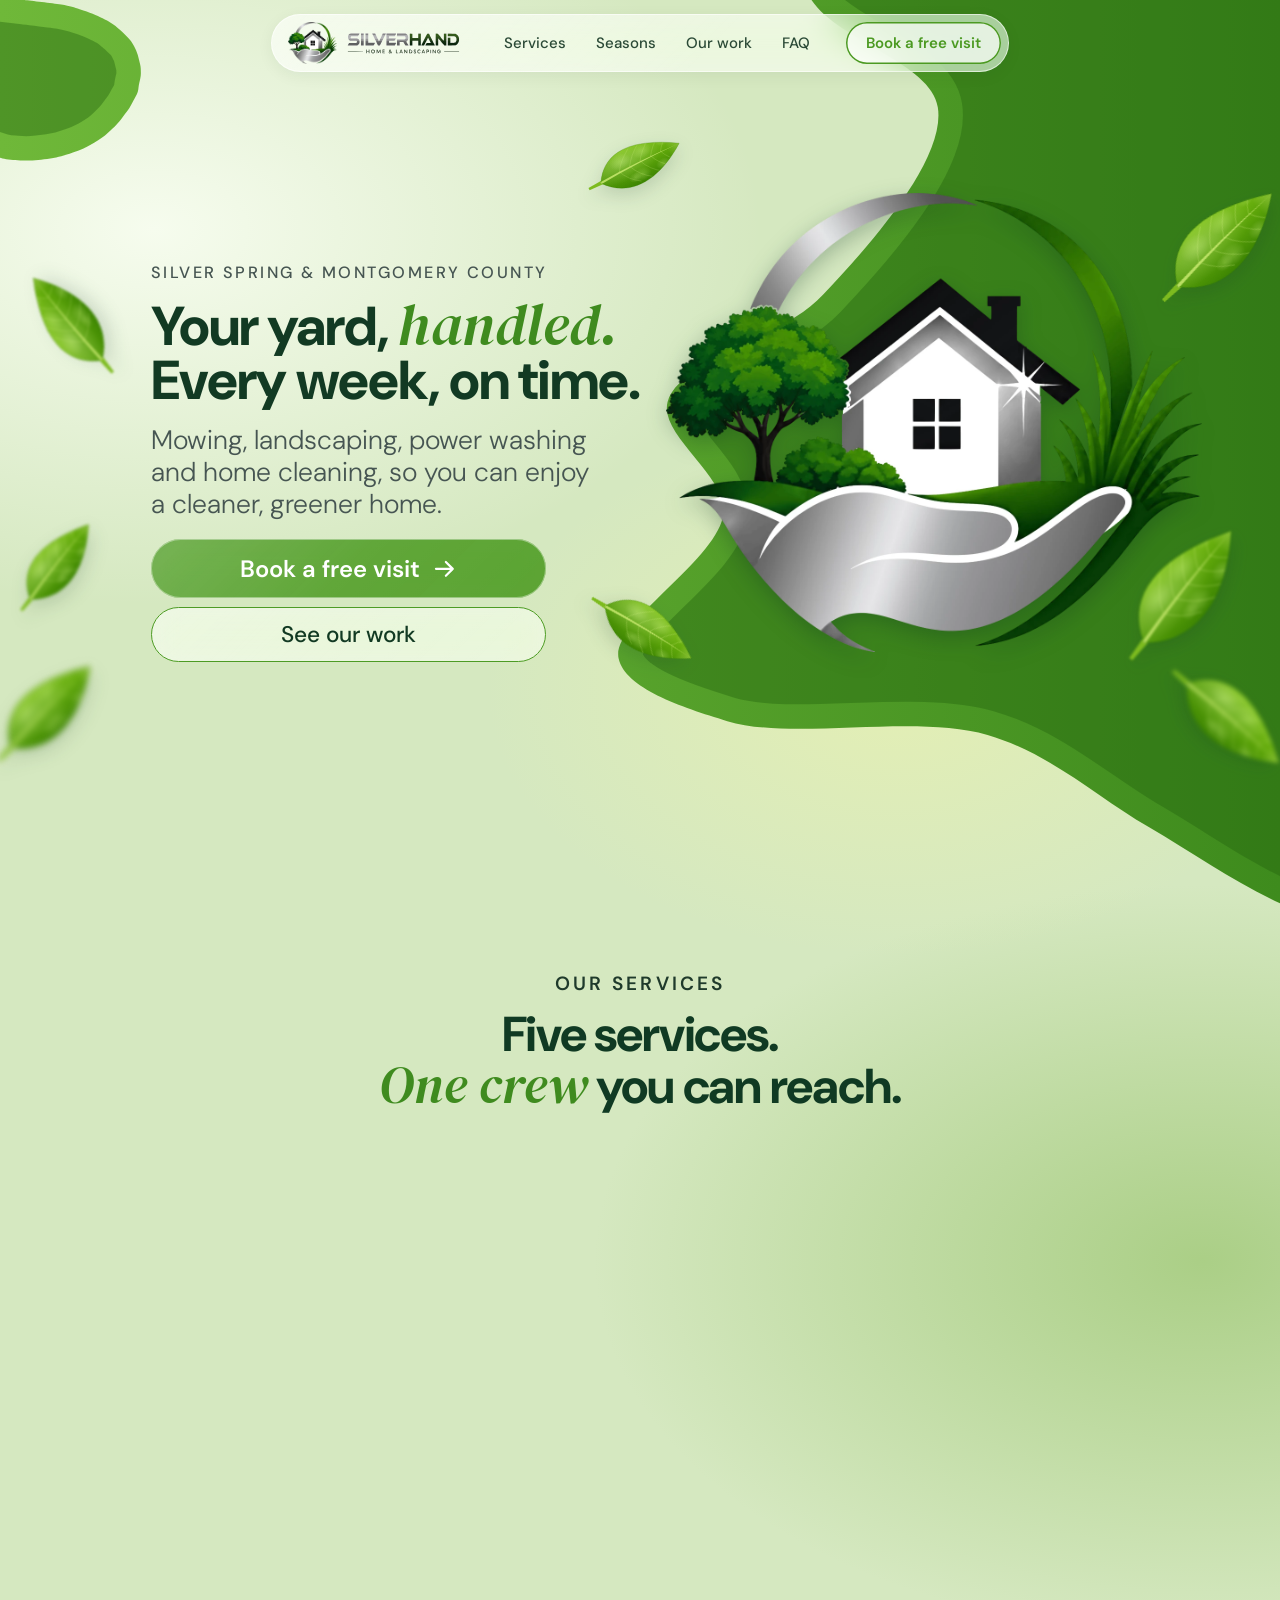
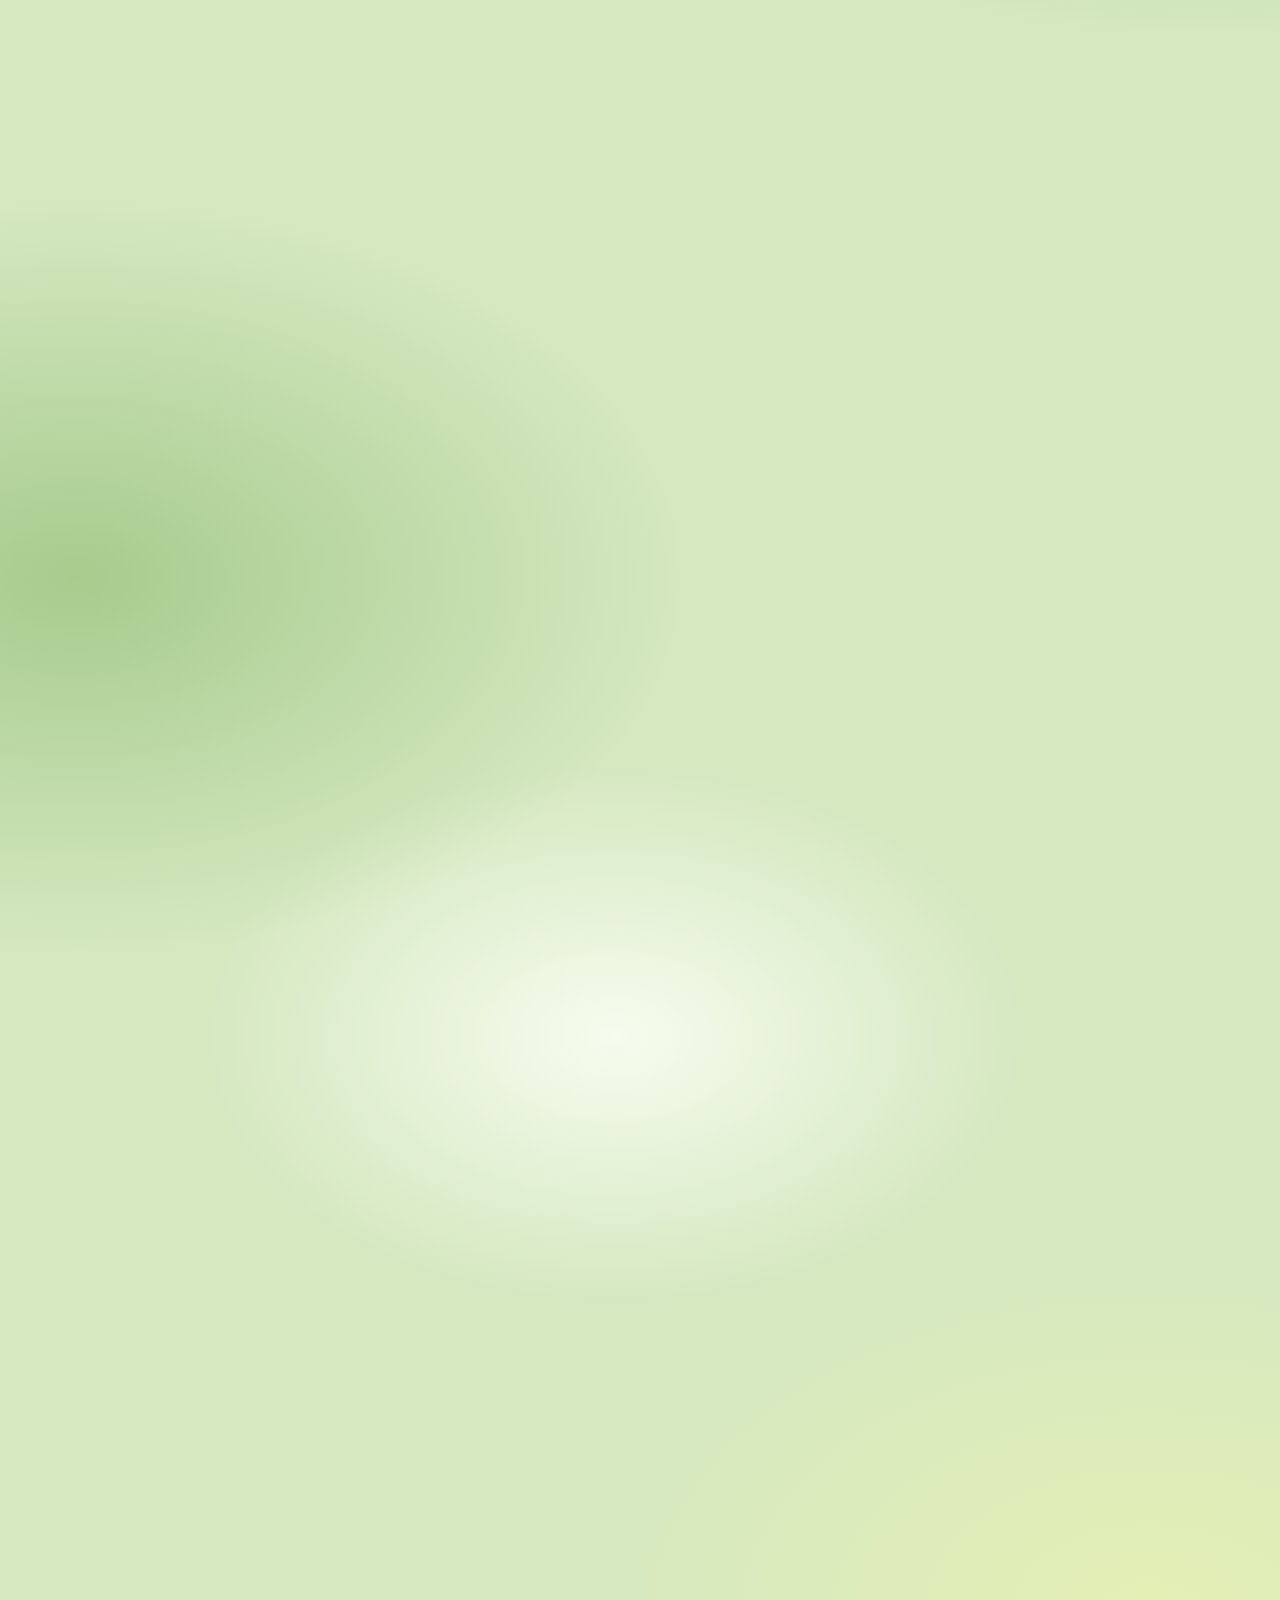
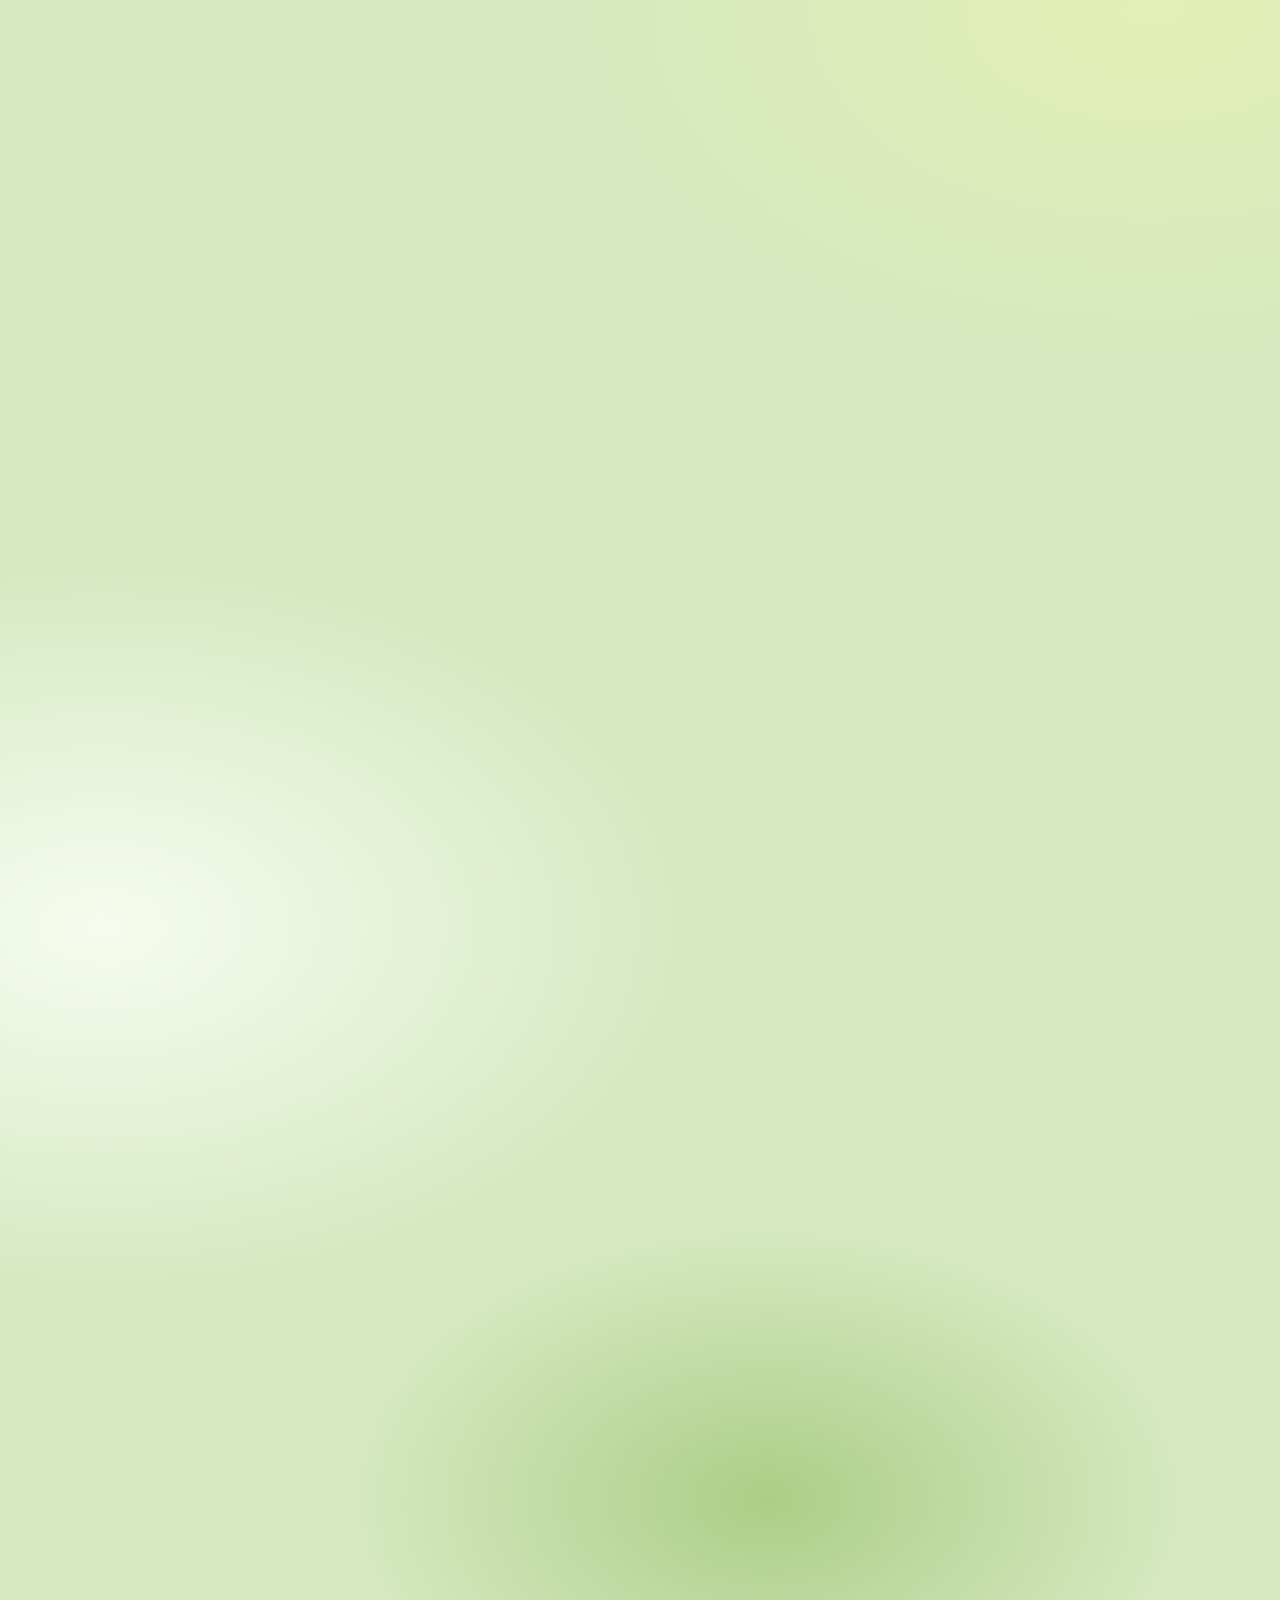
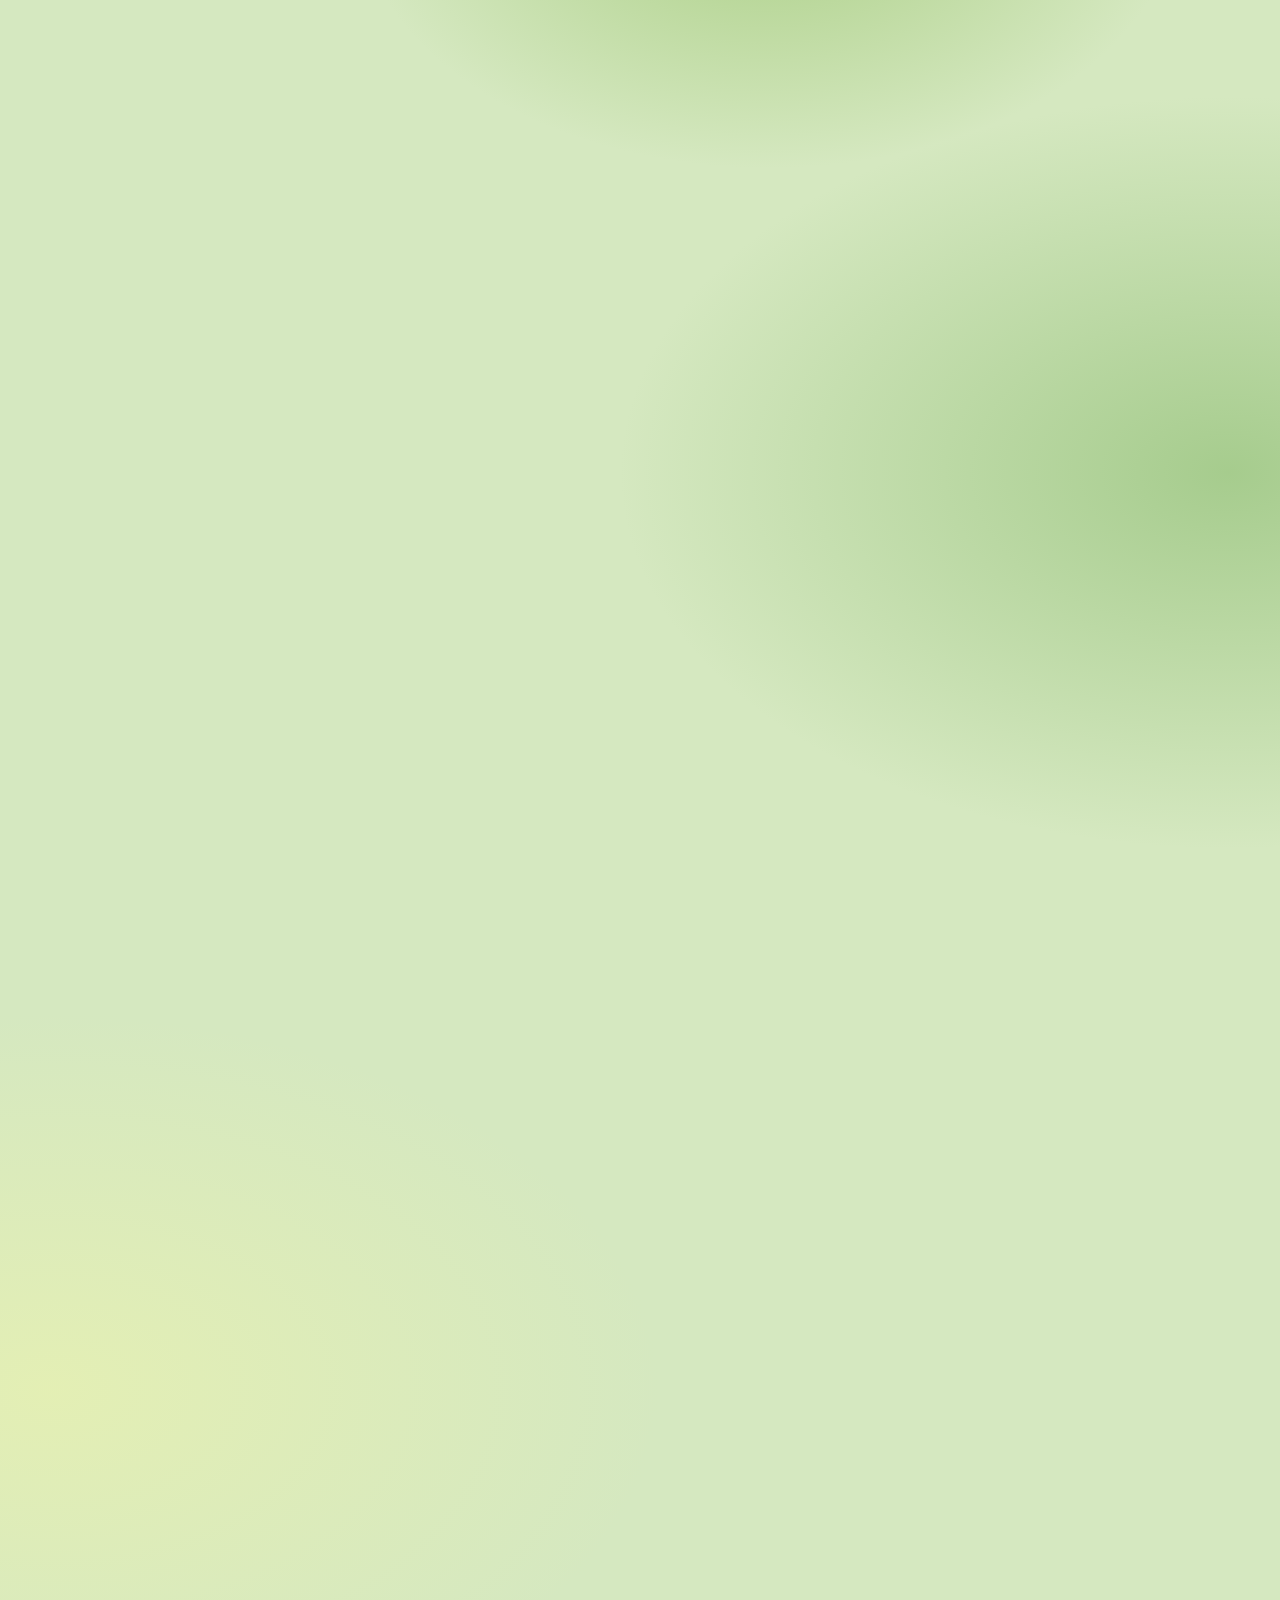
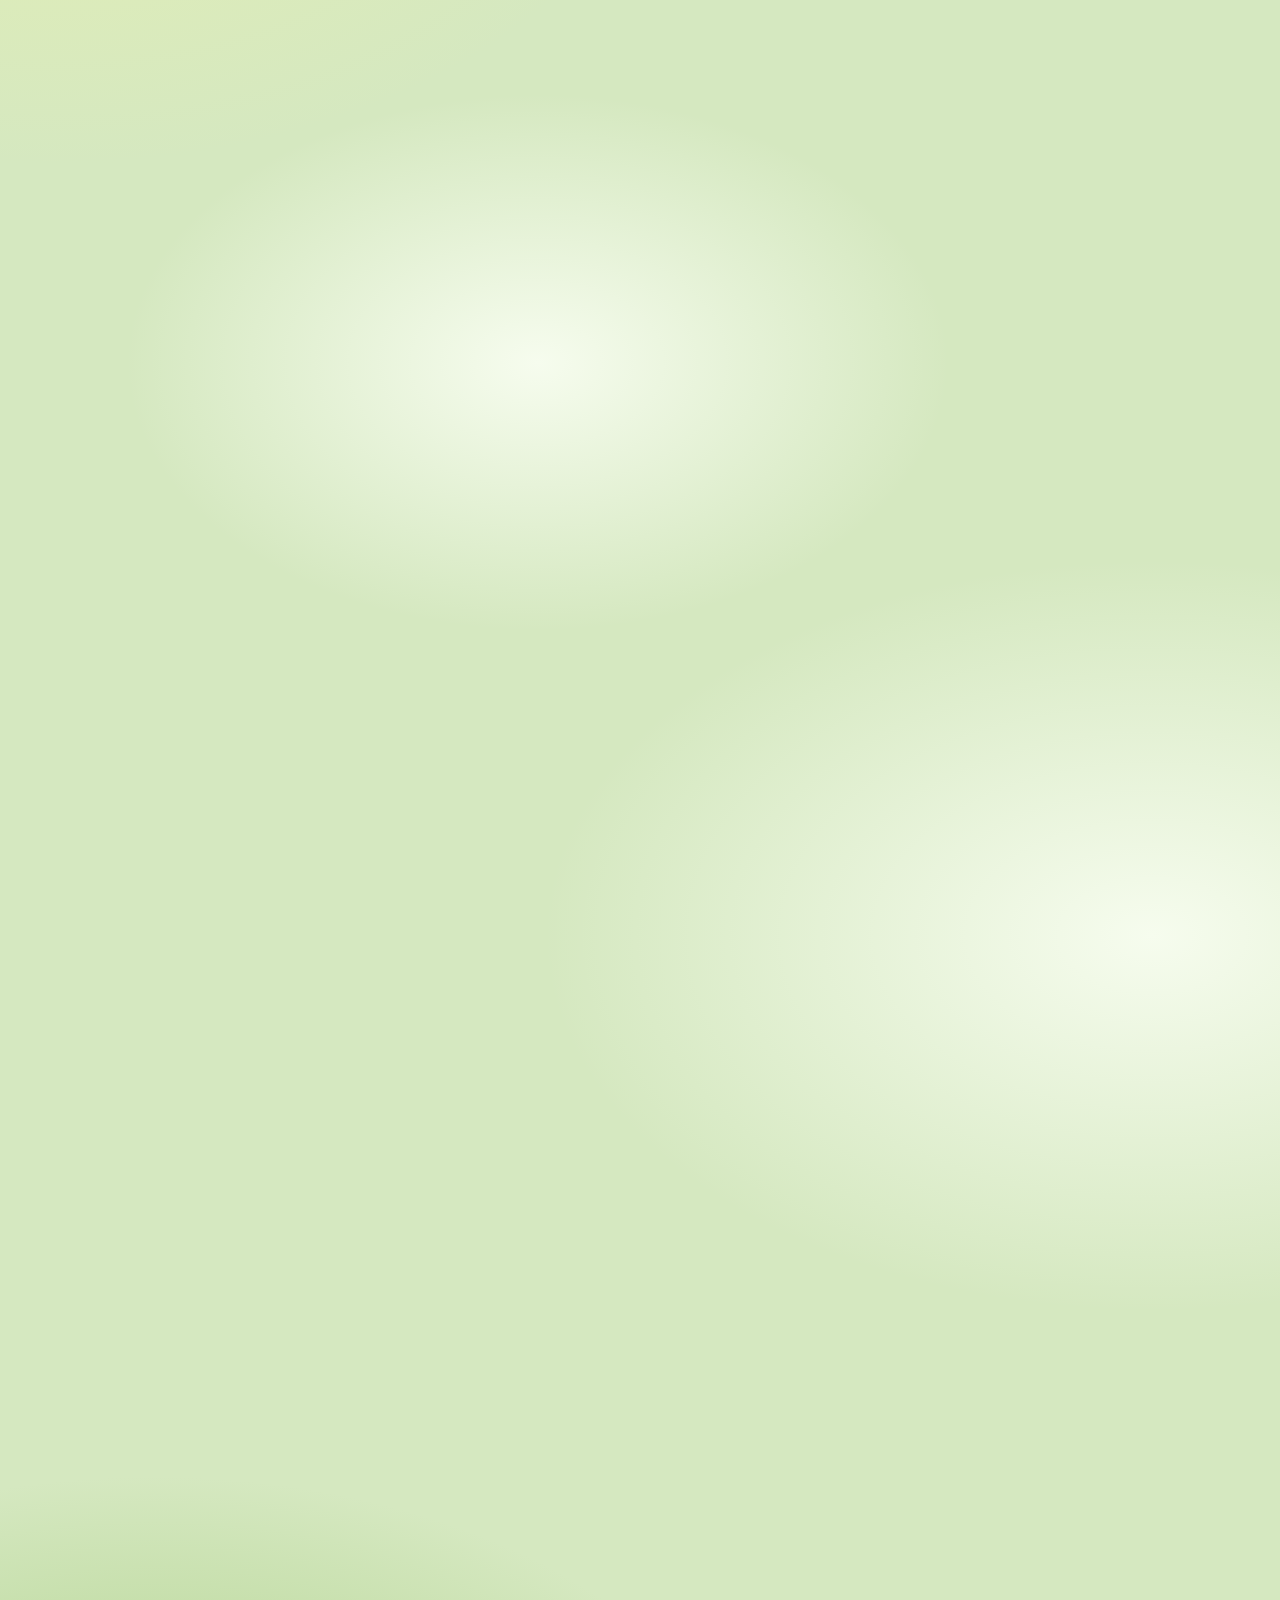
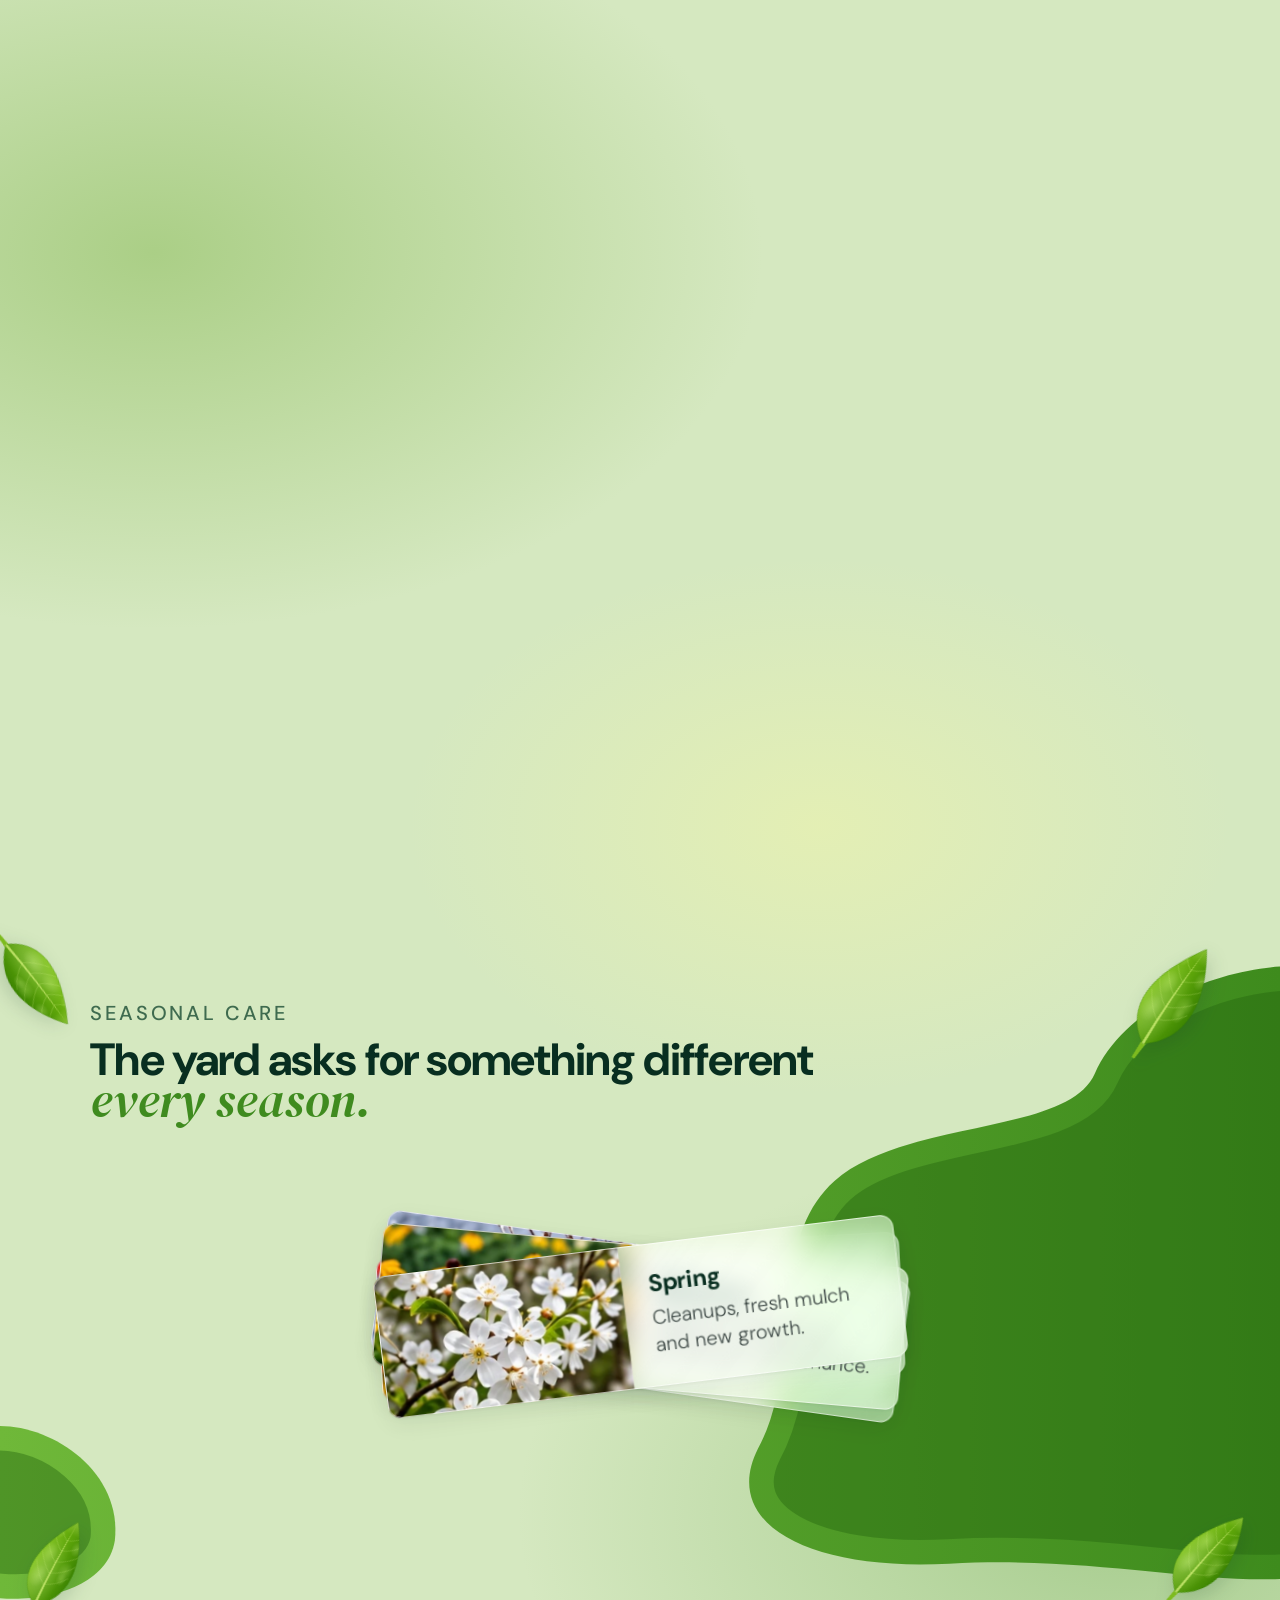
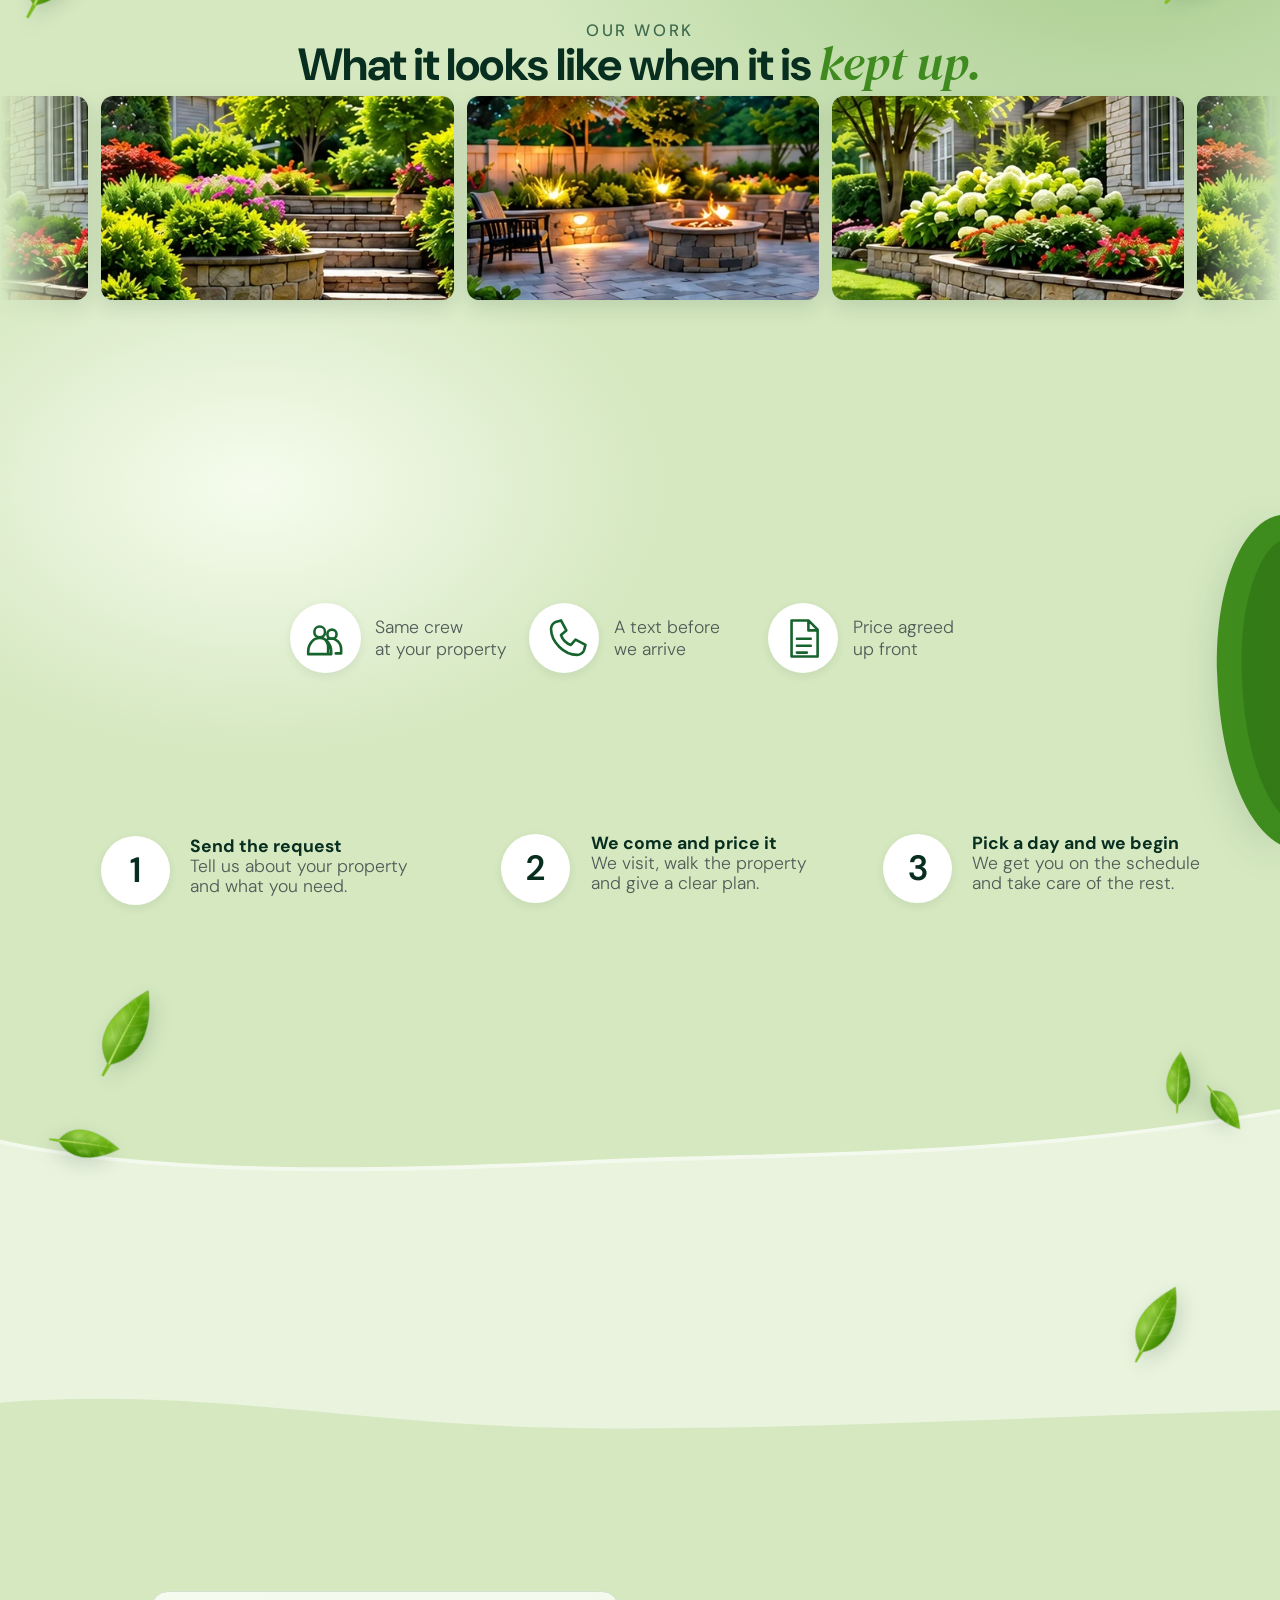
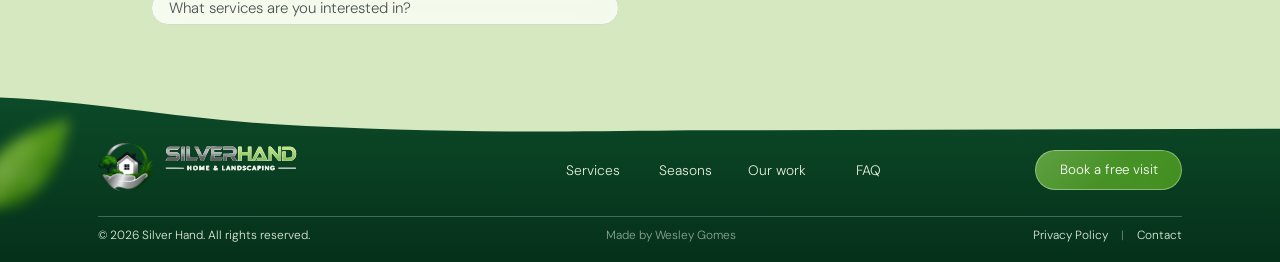
<file: index.html>
<!doctype html>
<html lang="en-US">
<head>
<meta charset="utf-8">
<meta name="viewport" content="width=device-width, initial-scale=1">
<meta name="theme-color" content="#D5E8C0"> <!-- = --bg (fundo do site): barra do navegador no celular na cor do topo -->

<!-- SEO básico. Título até ~60 caracteres e descrição até ~155, para o Google
     não cortar. O site é uma página só: cada seção é descrita nos dados
     estruturados lá embaixo (WebPage → hasPart), com o link #âncora dela. -->
<title>Lawn Care &amp; Landscaping in Silver Spring, MD | Silver Hand</title>
<meta name="description" content="Lawn mowing, landscaping, seasonal yard care, power washing and home cleaning in Silver Spring, MD. Same crew every visit. Book a free visit.">
<meta name="robots" content="index, follow, max-image-preview:large, max-snippet:-1, max-video-preview:-1">
<meta name="author" content="Silver Hand Home &amp; Landscaping">
<!-- Endereço absoluto obrigatório. Ao trocar de domínio, ver o README. -->
<link rel="canonical" href="https://silverhandlandscaping.com/">
<link rel="alternate" hreflang="en-US" href="https://silverhandlandscaping.com/">
<link rel="alternate" hreflang="x-default" href="https://silverhandlandscaping.com/">

<!-- Região atendida (SEO local) -->
<meta name="geo.region" content="US-MD">
<meta name="geo.placename" content="Silver Spring, Maryland">
<meta name="geo.position" content="38.9907;-77.0261">
<meta name="ICBM" content="38.9907, -77.0261">

<!-- Ícones: favicon na aba, ícone do iPhone e do Android (site.webmanifest) -->
<link rel="icon" href="favicon.ico" sizes="48x48">
<link rel="icon" href="img/icons/favicon-32.png" type="image/png" sizes="32x32">
<link rel="apple-touch-icon" href="apple-touch-icon.png">
<link rel="manifest" href="site.webmanifest">
<meta name="application-name" content="Silver Hand">
<meta name="apple-mobile-web-app-title" content="Silver Hand">

<!-- Compartilhamento (WhatsApp, Facebook, X, LinkedIn...) -->
<meta property="og:type" content="website">
<meta property="og:site_name" content="Silver Hand Home &amp; Landscaping">
<meta property="og:locale" content="en_US">
<meta property="og:url" content="https://silverhandlandscaping.com/">
<meta property="og:title" content="Lawn Care &amp; Landscaping in Silver Spring, MD | Silver Hand">
<meta property="og:description" content="Your yard, handled. Mowing, landscaping, seasonal care, power washing and home cleaning in Silver Spring and Montgomery County, MD. Book a free visit.">
<meta property="og:image" content="https://silverhandlandscaping.com/img/og-logo.jpg">
<meta property="og:image:secure_url" content="https://silverhandlandscaping.com/img/og-logo.jpg">
<meta property="og:image:type" content="image/jpeg">
<meta property="og:image:width" content="1200">
<meta property="og:image:height" content="630">
<meta property="og:image:alt" content="Silver Hand Home &amp; Landscaping logo">
<meta name="twitter:card" content="summary_large_image">
<meta name="twitter:title" content="Lawn Care &amp; Landscaping in Silver Spring, MD | Silver Hand">
<meta name="twitter:description" content="Mowing, landscaping, seasonal care, power washing and home cleaning in Silver Spring, MD. Same crew every visit.">
<meta name="twitter:image" content="https://silverhandlandscaping.com/img/og-logo.jpg">
<meta name="twitter:image:alt" content="Silver Hand Home &amp; Landscaping logo">

<!-- Dados estruturados para o Google: site, página (com cada seção),
     empresa local, serviços e FAQ. As respostas do FAQ precisam ser iguais
     às da página. Quando houver telefone e e-mail, acrescentar "telephone",
     "email" e "sameAs" (links das redes sociais) em #business. -->
<script type="application/ld+json">
{
  "@context": "https://schema.org",
  "@graph": [
    {
      "@type": "WebSite",
      "@id": "https://silverhandlandscaping.com/#website",
      "url": "https://silverhandlandscaping.com/",
      "name": "Silver Hand Home & Landscaping",
      "alternateName": "Silver Hand",
      "inLanguage": "en-US",
      "publisher": { "@id": "https://silverhandlandscaping.com/#business" }
    },
    {
      "@type": "WebPage",
      "@id": "https://silverhandlandscaping.com/#webpage",
      "url": "https://silverhandlandscaping.com/",
      "name": "Lawn Care & Landscaping in Silver Spring, MD | Silver Hand",
      "description": "Lawn mowing, landscaping, seasonal yard care, power washing and home cleaning in Silver Spring, MD. Same crew every visit. Book a free visit.",
      "inLanguage": "en-US",
      "isPartOf": { "@id": "https://silverhandlandscaping.com/#website" },
      "about": { "@id": "https://silverhandlandscaping.com/#business" },
      "primaryImageOfPage": { "@type": "ImageObject", "url": "https://silverhandlandscaping.com/img/og-logo.jpg", "width": 1200, "height": 630 },
      "hasPart": [
        { "@type": "WebPageElement", "name": "Our services", "url": "https://silverhandlandscaping.com/#services", "description": "Five services, one crew you can reach: lawn care and mowing, landscaping, power washing, car washing and home cleaning." },
        { "@type": "WebPageElement", "name": "Lawn care & mowing", "url": "https://silverhandlandscaping.com/#lawn-care-mowing", "description": "Recurring lawn mowing on schedule, with the same crew every visit and a yard that looks great week after week." },
        { "@type": "WebPageElement", "name": "Landscaping", "url": "https://silverhandlandscaping.com/#landscaping", "description": "A yard that feels like home: thoughtful planting, fresh mulch and tidy garden beds." },
        { "@type": "WebPageElement", "name": "Power washing", "url": "https://silverhandlandscaping.com/#power-washing", "description": "A fresh start for every surface: patios, walkways and driveways." },
        { "@type": "WebPageElement", "name": "Car washing", "url": "https://silverhandlandscaping.com/#car-washing", "description": "A cleaner car, a brighter day: a thorough exterior wash with simple scheduling." },
        { "@type": "WebPageElement", "name": "Home cleaning", "url": "https://silverhandlandscaping.com/#home-cleaning", "description": "Come home to a little more calm: fresh rooms and clean surfaces." },
        { "@type": "WebPageElement", "name": "Seasonal care", "url": "https://silverhandlandscaping.com/#seasonal-care", "description": "Spring cleanups and mulch, summer mowing and maintenance, fall leaf removal and winter property care." },
        { "@type": "WebPageElement", "name": "Our work, why choose us and how it works", "url": "https://silverhandlandscaping.com/#work", "description": "Photos of our landscaping work, why homeowners choose Silver Hand and the three steps to get started." },
        { "@type": "WebPageElement", "name": "Service area", "url": "https://silverhandlandscaping.com/#service-area", "description": "Local lawn care and landscaping in Silver Spring and nearby areas of Montgomery County, Maryland." },
        { "@type": "WebPageElement", "name": "Frequently asked questions", "url": "https://silverhandlandscaping.com/#faq", "description": "Service area, quotes, recurring service and bad weather." },
        { "@type": "WebPageElement", "name": "Book a free visit", "url": "https://silverhandlandscaping.com/#book", "description": "Tell us about the property and the service you need, and we come by to price it." }
      ]
    },
    {
      "@type": ["LocalBusiness", "HomeAndConstructionBusiness"],
      "@id": "https://silverhandlandscaping.com/#business",
      "name": "Silver Hand Home & Landscaping",
      "alternateName": "Silver Hand",
      "url": "https://silverhandlandscaping.com/",
      "logo": "https://silverhandlandscaping.com/img/icons/icon-512.png",
      "image": "https://silverhandlandscaping.com/img/og-logo.jpg",
      "description": "Lawn care and mowing, landscaping, seasonal yard care, power washing, car washing and home cleaning in Silver Spring and Montgomery County, Maryland.",
      "slogan": "Your yard, handled. Every week, on time.",
      "address": {
        "@type": "PostalAddress",
        "addressLocality": "Silver Spring",
        "addressRegion": "MD",
        "addressCountry": "US"
      },
      "geo": { "@type": "GeoCoordinates", "latitude": 38.9907, "longitude": -77.0261 },
      "hasMap": "https://www.google.com/maps/search/?api=1&query=Silver+Spring,+Maryland",
      "areaServed": [
        { "@type": "City", "name": "Silver Spring, MD" },
        { "@type": "AdministrativeArea", "name": "Montgomery County, MD" }
      ],
      "knowsAbout": ["Lawn mowing", "Lawn care", "Landscaping", "Landscape maintenance", "Seasonal yard cleanup", "Leaf removal", "Mulching", "Power washing", "Car washing", "Home cleaning"],
      "hasOfferCatalog": {
        "@type": "OfferCatalog",
        "name": "Home and landscaping services",
        "itemListElement": [
          { "@type": "Offer", "itemOffered": { "@type": "Service", "name": "Lawn care & mowing", "serviceType": "Lawn mowing", "url": "https://silverhandlandscaping.com/#lawn-care-mowing", "description": "Recurring lawn mowing on a regular schedule, with the same crew every visit.", "areaServed": "Silver Spring, MD", "provider": { "@id": "https://silverhandlandscaping.com/#business" } } },
          { "@type": "Offer", "itemOffered": { "@type": "Service", "name": "Landscaping", "serviceType": "Landscaping", "url": "https://silverhandlandscaping.com/#landscaping", "description": "Thoughtful planting, fresh mulch and tidy garden beds that bring out the best in your outdoor space, season after season.", "areaServed": "Silver Spring, MD", "provider": { "@id": "https://silverhandlandscaping.com/#business" } } },
          { "@type": "Offer", "itemOffered": { "@type": "Service", "name": "Seasonal yard care", "serviceType": "Seasonal yard cleanup", "url": "https://silverhandlandscaping.com/#seasonal-care", "description": "Spring cleanups and fresh mulch, summer mowing and maintenance, fall leaf removal and winter property care.", "areaServed": "Silver Spring, MD", "provider": { "@id": "https://silverhandlandscaping.com/#business" } } },
          { "@type": "Offer", "itemOffered": { "@type": "Service", "name": "Power washing", "serviceType": "Pressure washing", "url": "https://silverhandlandscaping.com/#power-washing", "description": "Washing away built-up dirt from patios, walkways and driveways with careful, thorough cleaning.", "areaServed": "Silver Spring, MD", "provider": { "@id": "https://silverhandlandscaping.com/#business" } } },
          { "@type": "Offer", "itemOffered": { "@type": "Service", "name": "Car washing", "serviceType": "Car washing", "url": "https://silverhandlandscaping.com/#car-washing", "description": "A thorough exterior car wash with simple scheduling and attention to every detail.", "areaServed": "Silver Spring, MD", "provider": { "@id": "https://silverhandlandscaping.com/#business" } } },
          { "@type": "Offer", "itemOffered": { "@type": "Service", "name": "Home cleaning", "serviceType": "House cleaning", "url": "https://silverhandlandscaping.com/#home-cleaning", "description": "Fresh rooms and clean surfaces, so you can come home to a little more calm.", "areaServed": "Silver Spring, MD", "provider": { "@id": "https://silverhandlandscaping.com/#business" } } }
        ]
      }
    },
    {
      "@type": "FAQPage",
      "@id": "https://silverhandlandscaping.com/#faq",
      "url": "https://silverhandlandscaping.com/#faq",
      "isPartOf": { "@id": "https://silverhandlandscaping.com/#webpage" },
      "inLanguage": "en-US",
      "mainEntity": [
        { "@type": "Question", "name": "What areas do you serve?", "acceptedAnswer": { "@type": "Answer", "text": "Silver Spring and nearby areas in Montgomery County, Maryland." } },
        { "@type": "Question", "name": "How do I get a quote?", "acceptedAnswer": { "@type": "Answer", "text": "Book a free visit with the form below. We come by, walk the property with you and agree on the price up front." } },
        { "@type": "Question", "name": "Do you offer recurring service?", "acceptedAnswer": { "@type": "Answer", "text": "Yes. Mowing and landscape maintenance can run on a regular schedule, with the same crew at your property every visit." } },
        { "@type": "Question", "name": "What if the weather is bad?", "acceptedAnswer": { "@type": "Answer", "text": "If rain or storms make it unsafe to work, we send you a text and move the visit to the next open day." } }
      ]
    }
  ]
}
</script>

<!-- fontes do Google Fonts (DM Sans + DM Serif Display) servidas pelo próprio site, em fonts/ -->
<link rel="preload" as="font" type="font/woff2" href="fonts/dm-sans-variable.woff2" crossorigin>
<link rel="preload" as="font" type="font/woff2" href="fonts/dm-serif-display-italic.woff2" crossorigin>
<link rel="stylesheet" href="css/style.css?v=20261114">
<script>document.documentElement.classList.add('js');</script>
</head>
<body>

<!-- Navegação: pílula de vidro fixa e flutuante no topo (logo · links ·
     agendar; em telas menores, hambúrguer com o menu). -->
<header class="topbar" id="topbar">
  <div class="topbar-in">
    <a class="topbar-brand" href="#" aria-label="Silver Hand — back to top">
      <img class="brand-emblem" src="img/logo/silverhand-emblem-sm.webp" width="240" height="206" alt="">
      <img class="brand-word" src="img/logo/silverhand-wordmark.svg" width="1935" height="358" alt="">
    </a>
    <nav class="topbar-links" aria-label="Main">
      <ul>
        <li><a href="#services">Services</a></li>
        <li><a href="#seasonal-care">Seasons</a></li>
        <li><a href="#work">Our work</a></li>
        <li><a href="#faq">FAQ</a></li>
      </ul>
    </nav>
    <a class="topbar-cta" href="#book">Book a free visit</a>
    <button class="topbar-toggle" type="button" data-menu="topbar-menu"
            aria-label="Open menu" aria-expanded="false" aria-controls="topbar-menu">
      <span class="menu-line line-1"></span>
      <span class="menu-line line-2"></span>
      <span class="menu-line line-3"></span>
    </button>
  </div>
  <nav class="topbar-menu" id="topbar-menu" aria-label="Main menu" hidden>
    <ul>
        <li><a href="#services">Services</a></li>
        <li><a href="#seasonal-care">Seasons</a></li>
        <li><a href="#work">Our work</a></li>
        <li><a href="#faq">FAQ</a></li>
        <li><a href="#contact">Contact</a></li>
        <li><a class="menu-cta" href="#book">Book a free visit</a></li>
    </ul>
  </nav>
</header>

<main id="main">

<section class="hero" aria-labelledby="hero-title">
  <div class="hero-stage">

    <!-- Desktop: fundo inteiro em vetor (o background-base do kit não é mais
         usado). A mancha do canto superior esquerdo foi rastreada do kit. A
         grande é uma onda única (Catmull-Rom centrípeta por 11 pontos do traço
         do cliente): desce do topo, passa por trás da foto e escorre pelos
         serviços até a borda direita. -->
    <svg class="hero-green v-d" style="overflow: visible" viewBox="0 0 1672 941" preserveAspectRatio="none" aria-hidden="true">
      <defs>
        <linearGradient id="hero-green-fill" gradientUnits="userSpaceOnUse" x1="0" y1="0" x2="1672" y2="0">
          <stop offset="0" stop-color="#6FB839"/>
          <stop offset="1" stop-color="#3E8B1D"/>
        </linearGradient>
      </defs>
      <rect class="hero-green-base" width="1672" height="941"/>
      <path fill="url(#hero-green-fill)" d="
        M 2900 -160
        L 1060 -160
        L 1060 0
        C 1096 54, 1216 82, 1225 140
        C 1236 207, 1137 320, 1075 385
        C 1018 446, 886 471, 872 525
        C 861 569, 949 620, 945 670
        C 940 730, 798 813, 808 860
        C 816 899, 890 924, 950 942
        C 1037 968, 1193 932, 1290 960
        C 1372 984, 1434 1042, 1500 1080
        C 1560 1115, 1613 1153, 1672 1180
        C 1730 1206, 1788 1225, 1850 1240
        C 1914 1255, 1979 1262, 2050 1268
        C 2129 1275, 2213 1274, 2300 1275
        L 2900 1275
        Z"/>
      <mask id="in-1" maskUnits="userSpaceOnUse" x="-99999" y="-99999" width="199998" height="199998"><path d="M 2900 -160 L 1060 -160 L 1060 0 C 1096 54, 1216 82, 1225 140 C 1236 207, 1137 320, 1075 385 C 1018 446, 886 471, 872 525 C 861 569, 949 620, 945 670 C 940 730, 798 813, 808 860 C 816 899, 890 924, 950 942 C 1037 968, 1193 932, 1290 960 C 1372 984, 1434 1042, 1500 1080 C 1560 1115, 1613 1153, 1672 1180 C 1730 1206, 1788 1225, 1850 1240 C 1914 1255, 1979 1262, 2050 1268 C 2129 1275, 2213 1274, 2300 1275 L 2900 1275 Z" fill="#fff"/><path d="M 1006.7 -79.9 L 1060 0 C 1096 54, 1216 82, 1225 140 C 1236 207, 1137 320, 1075 385 C 1018 446, 886 471, 872 525 C 861 569, 949 620, 945 670 C 940 730, 798 813, 808 860 C 816 899, 890 924, 950 942 C 1037 968, 1193 932, 1290 960 C 1372 984, 1434 1042, 1500 1080 C 1560 1115, 1613 1153, 1672 1180 C 1730 1206, 1788 1225, 1850 1240 C 1914 1255, 1979 1262, 2050 1268 C 2129 1275, 2213 1274, 2300 1275 C 2300 1275, 2900 1275, 2900 1275 C 2900 1275, 2900 -160, 2900 -160 L 2900 -256" fill="none" stroke="#000" stroke-width="64" stroke-linejoin="round"/></mask>
      <g class="green-in" mask="url(#in-1)"><path d="M 2900 -160 L 1060 -160 L 1060 0 C 1096 54, 1216 82, 1225 140 C 1236 207, 1137 320, 1075 385 C 1018 446, 886 471, 872 525 C 861 569, 949 620, 945 670 C 940 730, 798 813, 808 860 C 816 899, 890 924, 950 942 C 1037 968, 1193 932, 1290 960 C 1372 984, 1434 1042, 1500 1080 C 1560 1115, 1613 1153, 1672 1180 C 1730 1206, 1788 1225, 1850 1240 C 1914 1255, 1979 1262, 2050 1268 C 2129 1275, 2213 1274, 2300 1275 L 2900 1275 Z"/></g>
    </svg>
    <svg class="hero-green v-d deco-l" viewBox="0 0 1672 941" preserveAspectRatio="none" aria-hidden="true">
      <path fill="url(#hero-green-fill)" d="
        M 0 0 L 32 0
        C 40 1, 68 4, 80 6
        C 92 8, 97 10, 104 12
        C 111 14, 116 16, 121 18
        C 126 20, 130 22, 134 24
        C 138 26, 142 28, 145 30
        C 148 32, 150 33, 153 36
        C 157 39, 162 44, 166 48
        C 170 52, 173 56, 175 60
        C 177 64, 179 68, 180 72
        C 181 76, 182 80, 183 84
        C 184 88, 184 92, 184 96
        C 184 100, 183 104, 182 108
        C 181 112, 181 116, 180 120
        C 179 124, 176 128, 174 132
        C 172 136, 170 140, 167 144
        C 164 148, 161 152, 158 156
        C 155 160, 151 164, 147 168
        C 143 172, 139 176, 133 180
        C 127 184, 119 189, 113 192
        C 107 195, 105 196, 99 198
        C 94 200, 88 202, 80 204
        C 72 206, 60 208, 50 209
        C 40 210, 28 210, 20 209
        C 12 209, 3 207, 0 206
        Z"/>
      <mask id="in-2" maskUnits="userSpaceOnUse" x="-99999" y="-99999" width="199998" height="199998"><path d="M 0 0 L 32 0 C 40 1, 68 4, 80 6 C 92 8, 97 10, 104 12 C 111 14, 116 16, 121 18 C 126 20, 130 22, 134 24 C 138 26, 142 28, 145 30 C 148 32, 150 33, 153 36 C 157 39, 162 44, 166 48 C 170 52, 173 56, 175 60 C 177 64, 179 68, 180 72 C 181 76, 182 80, 183 84 C 184 88, 184 92, 184 96 C 184 100, 183 104, 182 108 C 181 112, 181 116, 180 120 C 179 124, 176 128, 174 132 C 172 136, 170 140, 167 144 C 164 148, 161 152, 158 156 C 155 160, 151 164, 147 168 C 143 172, 139 176, 133 180 C 127 184, 119 189, 113 192 C 107 195, 105 196, 99 198 C 94 200, 88 202, 80 204 C 72 206, 60 208, 50 209 C 40 210, 28 210, 20 209 C 12 209, 3 207, 0 206 Z" fill="#fff"/><path d="M -63.3 -11.9 L 32 0 C 40 1, 68 4, 80 6 C 92 8, 97 10, 104 12 C 111 14, 116 16, 121 18 C 126 20, 130 22, 134 24 C 138 26, 142 28, 145 30 C 148 32, 150 33, 153 36 C 157 39, 162 44, 166 48 C 170 52, 173 56, 175 60 C 177 64, 179 68, 180 72 C 181 76, 182 80, 183 84 C 184 88, 184 92, 184 96 C 184 100, 183 104, 182 108 C 181 112, 181 116, 180 120 C 179 124, 176 128, 174 132 C 172 136, 170 140, 167 144 C 164 148, 161 152, 158 156 C 155 160, 151 164, 147 168 C 143 172, 139 176, 133 180 C 127 184, 119 189, 113 192 C 107 195, 105 196, 99 198 C 94 200, 88 202, 80 204 C 72 206, 60 208, 50 209 C 40 210, 28 210, 20 209 C 12 209, 3 207, 0 206 L -91.1 175.6" fill="none" stroke="#000" stroke-width="64" stroke-linejoin="round"/></mask>
      <g class="green-in" mask="url(#in-2)"><path d="M 0 0 L 32 0 C 40 1, 68 4, 80 6 C 92 8, 97 10, 104 12 C 111 14, 116 16, 121 18 C 126 20, 130 22, 134 24 C 138 26, 142 28, 145 30 C 148 32, 150 33, 153 36 C 157 39, 162 44, 166 48 C 170 52, 173 56, 175 60 C 177 64, 179 68, 180 72 C 181 76, 182 80, 183 84 C 184 88, 184 92, 184 96 C 184 100, 183 104, 182 108 C 181 112, 181 116, 180 120 C 179 124, 176 128, 174 132 C 172 136, 170 140, 167 144 C 164 148, 161 152, 158 156 C 155 160, 151 164, 147 168 C 143 172, 139 176, 133 180 C 127 184, 119 189, 113 192 C 107 195, 105 196, 99 198 C 94 200, 88 202, 80 204 C 72 206, 60 208, 50 209 C 40 210, 28 210, 20 209 C 12 209, 3 207, 0 206 Z"/></g>
    </svg>

    <!-- Tablet e celular: o verde do kit não bate com a preview-reference, então
         o fundo é desenhado inteiro em vetor. Bordas
         rastreadas da referência: as duas manchas do topo e a grande, que desce
         pela direita, passa atrás da foto e fecha numa faixa logo acima dos CTAs. -->
    <svg class="hero-green v-t" style="overflow: visible" viewBox="0 0 1086 1448" preserveAspectRatio="none" aria-hidden="true">
      <defs>
        <linearGradient id="hero-green-fill-t" gradientUnits="userSpaceOnUse" x1="0" y1="0" x2="1086" y2="0">
          <stop offset="0" stop-color="#6FB839"/>
          <stop offset="1" stop-color="#3E8B1D"/>
        </linearGradient>
      </defs>
      <rect class="hero-green-base" width="1086" height="1448"/>
      <path fill="url(#hero-green-fill-t)" d="
        M 167 0
        C 166 3, 163 12, 160 18
        C 157 24, 153 30, 149 36
        C 145 42, 140 48, 135 54
        C 130 60, 123 67, 117 72
        C 112 77, 108 80, 102 84
        C 96 88, 90 92, 83 96
        C 76 100, 69 104, 59 108
        C 49 112, 34 117, 24 120
        C 14 123, 4 123, 0 124
        L 0 124 L 0 0
        Z"/>
      <mask id="in-3" maskUnits="userSpaceOnUse" x="-99999" y="-99999" width="199998" height="199998"><path d="M 167 0 C 166 3, 163 12, 160 18 C 157 24, 153 30, 149 36 C 145 42, 140 48, 135 54 C 130 60, 123 67, 117 72 C 112 77, 108 80, 102 84 C 96 88, 90 92, 83 96 C 76 100, 69 104, 59 108 C 49 112, 34 117, 24 120 C 14 123, 4 123, 0 124 L 0 124 L 0 0 Z" fill="#fff"/><path d="M 186.9 -59.8 L 167 0 C 166 3, 163 12, 160 18 C 157 24, 153 30, 149 36 C 145 42, 140 48, 135 54 C 130 60, 123 67, 117 72 C 112 77, 108 80, 102 84 C 96 88, 90 92, 83 96 C 76 100, 69 104, 59 108 C 49 112, 34 117, 24 120 C 14 123, 4 123, 0 124 L -61.1 139.3" fill="none" stroke="#000" stroke-width="42" stroke-linejoin="round"/></mask>
      <g class="green-in" mask="url(#in-3)"><path d="M 167 0 C 166 3, 163 12, 160 18 C 157 24, 153 30, 149 36 C 145 42, 140 48, 135 54 C 130 60, 123 67, 117 72 C 112 77, 108 80, 102 84 C 96 88, 90 92, 83 96 C 76 100, 69 104, 59 108 C 49 112, 34 117, 24 120 C 14 123, 4 123, 0 124 L 0 124 L 0 0 Z"/></g>
      <path fill="url(#hero-green-fill-t)" d="
        M 834 0
        C 832 2, 825 8, 821 12
        C 817 16, 814 20, 810 24
        C 807 28, 803 32, 800 36
        C 797 40, 795 44, 792 48
        C 790 52, 787 56, 785 60
        C 783 64, 781 66, 780 72
        C 779 78, 776 86, 777 95
        C 778 104, 780 116, 785 125
        C 790 134, 798 142, 808 148
        C 818 154, 834 158, 845 162
        C 856 166, 864 170, 875 174
        C 886 178, 900 182, 911 186
        C 922 190, 933 194, 943 198
        C 953 202, 962 206, 970 210
        C 978 214, 985 218, 991 222
        C 997 226, 1003 230, 1008 234
        C 1013 238, 1019 242, 1023 246
        C 1028 250, 1031 254, 1035 258
        C 1039 262, 1043 266, 1046 270
        C 1050 274, 1053 278, 1056 282
        C 1059 286, 1062 290, 1065 294
        C 1068 298, 1071 302, 1073 306
        C 1076 310, 1078 313, 1080 316
        C 1082 319, 1085 321, 1086 322
        L 1086 0
        Z"/>
      <mask id="in-4" maskUnits="userSpaceOnUse" x="-99999" y="-99999" width="199998" height="199998"><path d="M 834 0 C 832 2, 825 8, 821 12 C 817 16, 814 20, 810 24 C 807 28, 803 32, 800 36 C 797 40, 795 44, 792 48 C 790 52, 787 56, 785 60 C 783 64, 781 66, 780 72 C 779 78, 776 86, 777 95 C 778 104, 780 116, 785 125 C 790 134, 798 142, 808 148 C 818 154, 834 158, 845 162 C 856 166, 864 170, 875 174 C 886 178, 900 182, 911 186 C 922 190, 933 194, 943 198 C 953 202, 962 206, 970 210 C 978 214, 985 218, 991 222 C 997 226, 1003 230, 1008 234 C 1013 238, 1019 242, 1023 246 C 1028 250, 1031 254, 1035 258 C 1039 262, 1043 266, 1046 270 C 1050 274, 1053 278, 1056 282 C 1059 286, 1062 290, 1065 294 C 1068 298, 1071 302, 1073 306 C 1076 310, 1078 313, 1080 316 C 1082 319, 1085 321, 1086 322 L 1086 0 Z" fill="#fff"/><path d="M 878.5 -44.5 L 834 0 C 832 2, 825 8, 821 12 C 817 16, 814 20, 810 24 C 807 28, 803 32, 800 36 C 797 40, 795 44, 792 48 C 790 52, 787 56, 785 60 C 783 64, 781 66, 780 72 C 779 78, 776 86, 777 95 C 778 104, 780 116, 785 125 C 790 134, 798 142, 808 148 C 818 154, 834 158, 845 162 C 856 166, 864 170, 875 174 C 886 178, 900 182, 911 186 C 922 190, 933 194, 943 198 C 953 202, 962 206, 970 210 C 978 214, 985 218, 991 222 C 997 226, 1003 230, 1008 234 C 1013 238, 1019 242, 1023 246 C 1028 250, 1031 254, 1035 258 C 1039 262, 1043 266, 1046 270 C 1050 274, 1053 278, 1056 282 C 1059 286, 1062 290, 1065 294 C 1068 298, 1071 302, 1073 306 C 1076 310, 1078 313, 1080 316 C 1082 319, 1085 321, 1086 322 L 1130.5 366.5" fill="none" stroke="#000" stroke-width="42" stroke-linejoin="round"/></mask>
      <g class="green-in" mask="url(#in-4)"><path d="M 834 0 C 832 2, 825 8, 821 12 C 817 16, 814 20, 810 24 C 807 28, 803 32, 800 36 C 797 40, 795 44, 792 48 C 790 52, 787 56, 785 60 C 783 64, 781 66, 780 72 C 779 78, 776 86, 777 95 C 778 104, 780 116, 785 125 C 790 134, 798 142, 808 148 C 818 154, 834 158, 845 162 C 856 166, 864 170, 875 174 C 886 178, 900 182, 911 186 C 922 190, 933 194, 943 198 C 953 202, 962 206, 970 210 C 978 214, 985 218, 991 222 C 997 226, 1003 230, 1008 234 C 1013 238, 1019 242, 1023 246 C 1028 250, 1031 254, 1035 258 C 1039 262, 1043 266, 1046 270 C 1050 274, 1053 278, 1056 282 C 1059 286, 1062 290, 1065 294 C 1068 298, 1071 302, 1073 306 C 1076 310, 1078 313, 1080 316 C 1082 319, 1085 321, 1086 322 L 1086 0 Z"/></g>
      <g class="hero-band">
      <path fill="url(#hero-green-fill-t)" d="M 1086 507 C 993 532, 877 573, 789 607 C 739 627, 699 641, 679 655 C 649 661, 379 986, 254 1052 C 185 1088, 92 1125, 0 1139 L 0 1316 C 104 1268, 219 1222, 381 1203 C 542 1184, 739 1186, 879 1191 C 983 1195, 1050 1221, 1086 1239 Z"/>
      <mask id="in-5" maskUnits="userSpaceOnUse" x="-99999" y="-99999" width="199998" height="199998"><path d="M 1086 507 C 993 532, 877 573, 789 607 C 739 627, 699 641, 679 655 C 649 661, 379 986, 254 1052 C 185 1088, 92 1125, 0 1139 L 0 1316 C 104 1268, 219 1222, 381 1203 C 542 1184, 739 1186, 879 1191 C 983 1195, 1050 1221, 1086 1239 Z" fill="#fff"/><path d="M -57.2 1342.4 L 0 1316 C 104 1268, 219 1222, 381 1203 C 542 1184, 739 1186, 879 1191 C 983 1195, 1050 1221, 1086 1239 L 1142.3 1267.2 M 1146.8 490.6 L 1086 507 C 993 532, 877 573, 789 607 C 739 627, 699 641, 679 655 C 649 661, 379 986, 254 1052 C 185 1088, 92 1125, 0 1139 L -62.3 1148.5" fill="none" stroke="#000" stroke-width="42" stroke-linejoin="round"/></mask>
      <g class="green-in" mask="url(#in-5)"><path d="M 1086 507 C 993 532, 877 573, 789 607 C 739 627, 699 641, 679 655 C 649 661, 379 986, 254 1052 C 185 1088, 92 1125, 0 1139 L 0 1316 C 104 1268, 219 1222, 381 1203 C 542 1184, 739 1186, 879 1191 C 983 1195, 1050 1221, 1086 1239 Z"/></g>
      </g>
    </svg>

    <svg class="hero-green v-m" viewBox="0 0 941 1672" preserveAspectRatio="none" aria-hidden="true">
      <defs>
        <linearGradient id="hero-green-fill-m" gradientUnits="userSpaceOnUse" x1="0" y1="0" x2="941" y2="0">
          <stop offset="0" stop-color="#6FB839"/>
          <stop offset="1" stop-color="#3E8B1D"/>
        </linearGradient>
      </defs>
      <rect class="hero-green-base" width="941" height="1672"/>
      <path fill="url(#hero-green-fill-m)" d="
        M 131 0
        C 130 3, 127 12, 125 18
        C 123 24, 120 30, 117 36
        C 114 42, 109 49, 105 54
        C 102 59, 100 62, 96 66
        C 93 70, 88 74, 84 78
        C 80 82, 75 86, 70 90
        C 65 94, 60 98, 53 102
        C 47 106, 40 110, 31 114
        C 23 118, 7 124, 2 126
        C -3 128, 0 127, 0 127
        L 0 127 L 0 0
        Z"/>
      <mask id="in-6" maskUnits="userSpaceOnUse" x="-99999" y="-99999" width="199998" height="199998"><path d="M 131 0 C 130 3, 127 12, 125 18 C 123 24, 120 30, 117 36 C 114 42, 109 49, 105 54 C 102 59, 100 62, 96 66 C 93 70, 88 74, 84 78 C 80 82, 75 86, 70 90 C 65 94, 60 98, 53 102 C 47 106, 40 110, 31 114 C 23 118, 7 124, 2 126 C -3 128, 0 127, 0 127 L 0 127 L 0 0 Z" fill="#fff"/><path d="M 148.1 -51.2 L 131 0 C 130 3, 127 12, 125 18 C 123 24, 120 30, 117 36 C 114 42, 109 49, 105 54 C 102 59, 100 62, 96 66 C 93 70, 88 74, 84 78 C 80 82, 75 86, 70 90 C 65 94, 60 98, 53 102 C 47 106, 40 110, 31 114 C 23 118, 7 124, 2 126 C -3 128, 0 127, 0 127 L -48.3 151.1" fill="none" stroke="#000" stroke-width="36" stroke-linejoin="round"/></mask>
      <g class="green-in" mask="url(#in-6)"><path d="M 131 0 C 130 3, 127 12, 125 18 C 123 24, 120 30, 117 36 C 114 42, 109 49, 105 54 C 102 59, 100 62, 96 66 C 93 70, 88 74, 84 78 C 80 82, 75 86, 70 90 C 65 94, 60 98, 53 102 C 47 106, 40 110, 31 114 C 23 118, 7 124, 2 126 C -3 128, 0 127, 0 127 L 0 127 L 0 0 Z"/></g>
      <path fill="url(#hero-green-fill-m)" d="
        M 728 0
        C 726 2, 720 8, 716 12
        C 712 16, 708 20, 704 24
        C 700 28, 697 32, 694 36
        C 691 40, 688 44, 685 48
        C 682 52, 679 56, 676 60
        C 673 64, 671 68, 669 72
        C 667 76, 665 80, 663 84
        C 661 88, 659 92, 658 96
        C 657 100, 655 102, 655 108
        C 655 115, 654 126, 656 135
        C 658 144, 663 156, 668 163
        C 673 171, 682 176, 688 180
        C 694 184, 698 183, 705 186
        C 713 189, 723 194, 733 198
        C 743 202, 755 206, 766 210
        C 777 214, 789 218, 799 222
        C 809 226, 817 230, 825 234
        C 833 238, 840 242, 847 246
        C 854 250, 860 254, 865 258
        C 871 262, 875 266, 880 270
        C 885 274, 889 278, 893 282
        C 897 286, 901 290, 904 294
        C 908 298, 911 302, 914 306
        C 917 310, 920 314, 923 318
        C 926 322, 929 327, 932 330
        C 935 333, 940 337, 941 338
        L 941 0
        Z"/>
      <mask id="in-7" maskUnits="userSpaceOnUse" x="-99999" y="-99999" width="199998" height="199998"><path d="M 728 0 C 726 2, 720 8, 716 12 C 712 16, 708 20, 704 24 C 700 28, 697 32, 694 36 C 691 40, 688 44, 685 48 C 682 52, 679 56, 676 60 C 673 64, 671 68, 669 72 C 667 76, 665 80, 663 84 C 661 88, 659 92, 658 96 C 657 100, 655 102, 655 108 C 655 115, 654 126, 656 135 C 658 144, 663 156, 668 163 C 673 171, 682 176, 688 180 C 694 184, 698 183, 705 186 C 713 189, 723 194, 733 198 C 743 202, 755 206, 766 210 C 777 214, 789 218, 799 222 C 809 226, 817 230, 825 234 C 833 238, 840 242, 847 246 C 854 250, 860 254, 865 258 C 871 262, 875 266, 880 270 C 885 274, 889 278, 893 282 C 897 286, 901 290, 904 294 C 908 298, 911 302, 914 306 C 917 310, 920 314, 923 318 C 926 322, 929 327, 932 330 C 935 333, 940 337, 941 338 L 941 0 Z" fill="#fff"/><path d="M 766.2 -38.2 L 728 0 C 726 2, 720 8, 716 12 C 712 16, 708 20, 704 24 C 700 28, 697 32, 694 36 C 691 40, 688 44, 685 48 C 682 52, 679 56, 676 60 C 673 64, 671 68, 669 72 C 667 76, 665 80, 663 84 C 661 88, 659 92, 658 96 C 657 100, 655 102, 655 108 C 655 115, 654 126, 656 135 C 658 144, 663 156, 668 163 C 673 171, 682 176, 688 180 C 694 184, 698 183, 705 186 C 713 189, 723 194, 733 198 C 743 202, 755 206, 766 210 C 777 214, 789 218, 799 222 C 809 226, 817 230, 825 234 C 833 238, 840 242, 847 246 C 854 250, 860 254, 865 258 C 871 262, 875 266, 880 270 C 885 274, 889 278, 893 282 C 897 286, 901 290, 904 294 C 908 298, 911 302, 914 306 C 917 310, 920 314, 923 318 C 926 322, 929 327, 932 330 C 935 333, 940 337, 941 338 L 979.2 376.2" fill="none" stroke="#000" stroke-width="36" stroke-linejoin="round"/></mask>
      <g class="green-in" mask="url(#in-7)"><path d="M 728 0 C 726 2, 720 8, 716 12 C 712 16, 708 20, 704 24 C 700 28, 697 32, 694 36 C 691 40, 688 44, 685 48 C 682 52, 679 56, 676 60 C 673 64, 671 68, 669 72 C 667 76, 665 80, 663 84 C 661 88, 659 92, 658 96 C 657 100, 655 102, 655 108 C 655 115, 654 126, 656 135 C 658 144, 663 156, 668 163 C 673 171, 682 176, 688 180 C 694 184, 698 183, 705 186 C 713 189, 723 194, 733 198 C 743 202, 755 206, 766 210 C 777 214, 789 218, 799 222 C 809 226, 817 230, 825 234 C 833 238, 840 242, 847 246 C 854 250, 860 254, 865 258 C 871 262, 875 266, 880 270 C 885 274, 889 278, 893 282 C 897 286, 901 290, 904 294 C 908 298, 911 302, 914 306 C 917 310, 920 314, 923 318 C 926 322, 929 327, 932 330 C 935 333, 940 337, 941 338 L 941 0 Z"/></g>
      <g class="hero-band">
      <path fill="url(#hero-green-fill-m)" d="M 941 574 C 860 604, 760 652, 684 692 C 562 756, 328 1138, 220 1215 C 160 1258, 80 1302, 0 1318 L 0 1526 C 90 1470, 190 1416, 330 1393 C 470 1371, 640 1373, 762 1379 C 852 1384, 910 1414, 941 1436 Z"/>
      <mask id="in-8" maskUnits="userSpaceOnUse" x="-99999" y="-99999" width="199998" height="199998"><path d="M 941 574 C 860 604, 760 652, 684 692 C 562 756, 328 1138, 220 1215 C 160 1258, 80 1302, 0 1318 L 0 1526 C 90 1470, 190 1416, 330 1393 C 470 1371, 640 1373, 762 1379 C 852 1384, 910 1414, 941 1436 Z" fill="#fff"/><path d="M -45.8 1554.5 L 0 1526 C 90 1470, 190 1416, 330 1393 C 470 1371, 640 1373, 762 1379 C 852 1384, 910 1414, 941 1436 L 985 1467.3 M 991.6 555.2 L 941 574 C 860 604, 760 652, 684 692 C 562 756, 328 1138, 220 1215 C 160 1258, 80 1302, 0 1318 L -53 1328.6" fill="none" stroke="#000" stroke-width="36" stroke-linejoin="round"/></mask>
      <g class="green-in" mask="url(#in-8)"><path d="M 941 574 C 860 604, 760 652, 684 692 C 562 756, 328 1138, 220 1215 C 160 1258, 80 1302, 0 1318 L 0 1526 C 90 1470, 190 1416, 330 1393 C 470 1371, 640 1373, 762 1379 C 852 1384, 910 1414, 941 1436 Z"/></g>
      </g>
    </svg>


    <div class="hero-copy">
      <p class="hero-location px">Silver Spring &amp; Montgomery County</p>
      <h1 class="hero-title px" id="hero-title">
        <span>Your yard, <em>handled.</em></span>
        <span>Every week, on time.</span>
      </h1>
      <p class="hero-desc px">
        <span>Mowing, landscaping, power washing</span>
        <span>and home cleaning, so you can enjoy</span>
        <span>a cleaner, greener home.</span>
      </p>
    </div>

    <div class="garden-photo garden-logo px">
      <img src="img/logo/silverhand-emblem.webp" width="1200" height="1030" fetchpriority="high" alt="Silver Hand Home &amp; Landscaping logo: a silver hand holding a house, a tree and green grass">
    </div>

    <div id="garden-rings" aria-hidden="true">
      <span class="garden-ring ring-1"></span>
      <span class="garden-ring ring-2"></span>
      <span class="garden-ring ring-3"></span>
    </div>

    <div class="leaves" aria-hidden="true">
      <!-- desktop -->
      <img class="leaf d" src="img/hero/leaf.svg" alt="" style="--lx:831;--ly:135;--lw:131;--rot:0deg;--dur:7s">
      <img class="leaf d" src="img/hero/leaf.svg" alt="" style="--lx:92;--ly:342;--lw:160;--rot:-103deg;--blur:1.6;--dur:8s;--delay:-2s">
      <img class="leaf d" src="img/hero/leaf.svg" alt="" style="--lx:73;--ly:658;--lw:141;--rot:-25deg;--blur:2;--dur:9s;--delay:-5s">
      <img class="leaf d" src="img/hero/leaf.svg" alt="" style="--lx:60;--ly:848;--lw:170;--rot:-19deg;--blur:4;--dur:10s;--delay:-1s">
      <img class="leaf d" src="img/hero/leaf.svg" alt="" style="--lx:842;--ly:742;--lw:150;--rot:58deg;--dur:8s;--delay:-3s;--dx:-4">
      <img class="leaf d" src="img/hero/leaf.svg" alt="" style="--lx:1593;--ly:239;--lw:197;--rot:-18deg;--dur:9s;--delay:-6s">
      <img class="leaf d" src="img/hero/leaf.svg" alt="" style="--lx:1544;--ly:693;--lw:210;--rot:-25deg;--blur:1.5;--dur:7.5s;--delay:-4s">
      <img class="leaf d" src="img/hero/leaf.svg" alt="" style="--lx:1606;--ly:858;--lw:181;--rot:68deg;--blur:2.5;--dur:10s;--delay:-7s;--dx:-4">
      <!-- tablet -->
      <img class="leaf t" src="img/hero/leaf.svg" alt="" style="--lx:746;--ly:134;--lw:142;--rot:1deg;--dur:7s">
      <img class="leaf t" src="img/hero/leaf.svg" alt="" style="--lx:194;--ly:674;--lw:142;--rot:72deg;--blur:1.5;--dur:8s;--delay:-2s;--dx:-4">
      <img class="leaf t" src="img/hero/leaf.svg" alt="" style="--lx:877;--ly:709;--lw:200;--rot:-10deg;--dur:9s;--delay:-5s">
      <img class="leaf t" src="img/hero/leaf.svg" alt="" style="--lx:175;--ly:1040;--lw:140;--rot:62deg;--dur:8s;--delay:-3s;--dx:-4">
      <img class="leaf t" src="img/hero/leaf.svg" alt="" style="--lx:897;--ly:1112;--lw:189;--rot:-27deg;--blur:1.2;--dur:7.5s;--delay:-6s">
      <img class="leaf t" src="img/hero/leaf.svg" alt="" style="--lx:80;--ly:1235;--lw:210;--rot:-10deg;--blur:5;--dur:10s;--delay:-1s">
      <img class="leaf t" src="img/hero/leaf.svg" alt="" style="--lx:1020;--ly:1330;--lw:170;--rot:68deg;--blur:3;--dur:9s;--delay:-7s;--dx:-4">
      <!-- mobile -->
      <img class="leaf m" src="img/hero/leaf.svg" alt="" style="--lx:606;--ly:172;--lw:170;--rot:1deg;--dur:7s">
      <img class="leaf m" src="img/hero/leaf.svg" alt="" style="--lx:105;--ly:762;--lw:148;--rot:76deg;--blur:1.5;--dur:8s;--delay:-2s;--dx:-4">
      <img class="leaf m" src="img/hero/leaf.svg" alt="" style="--lx:785;--ly:774;--lw:210;--rot:-11deg;--dur:9s;--delay:-5s">
      <img class="leaf m" src="img/hero/leaf.svg" alt="" style="--lx:70;--ly:1185;--lw:150;--rot:62deg;--dur:8s;--delay:-3s;--dx:-4">
      <img class="leaf m" src="img/hero/leaf.svg" alt="" style="--lx:821;--ly:1236;--lw:216;--rot:-26deg;--blur:1.2;--dur:7.5s;--delay:-6s">
      <img class="leaf m" src="img/hero/leaf.svg" alt="" style="--lx:82;--ly:1382;--lw:208;--rot:-13deg;--blur:4;--dur:10s;--delay:-1s">
      <img class="leaf m" src="img/hero/leaf.svg" alt="" style="--lx:876;--ly:1556;--lw:192;--rot:79deg;--blur:2;--dur:9s;--delay:-7s;--dx:-4">
    </div>

    <a id="cta-book-visit" class="cta primary px" href="#book" data-action="book-visit">
      Book a free visit
      <svg viewBox="0 0 24 24" aria-hidden="true"><path d="M3 12h17m-7-7 7 7-7 7" fill="none" stroke="currentColor" stroke-width="2.2" stroke-linecap="round" stroke-linejoin="round"/></svg>
    </a>
    <a id="cta-see-work" class="cta secondary px" href="#work" data-action="view-work">See our work</a>


  </div>
</section>

<section class="services" id="services" aria-labelledby="services-title">
  <div class="svc-stage">

    <!-- linhas finas onduladas entre os nomes (desenham-se ao entrar na tela) -->
    <svg class="svc-waves v-dt" viewBox="0 0 1672 900" preserveAspectRatio="none" aria-hidden="true">
      <path pathLength="1" d="M 58 538 C 200 475, 348 446, 506 462 C 654 478, 738 513, 864 513 C 1012 513, 1160 489, 1265 409 C 1370 330, 1497 154, 1676 81"/>
      <path pathLength="1" d="M 163 679 C 316 702, 401 715, 506 708 C 675 698, 801 646, 949 646 C 1096 646, 1244 701, 1370 701 C 1476 701, 1539 653, 1581 617"/>
    </svg>
    <!-- Haste ondulada no centro; cada nome sai dela por uma folha (uma por tela) -->
    <svg class="svc-waves svc-vine v-d" viewBox="0 0 1672 900" preserveAspectRatio="none" aria-hidden="true">
      <path pathLength="1" d="M 836 312 C 826 330, 828 340, 836 362 C 876 393, 876 428, 836 460 C 796 491, 796 526, 836 558 C 876 589, 876 624, 836 656 C 796 687, 796 722, 836 754 C 842 770, 840 790, 832 804"/>
    </svg>
    <svg class="svc-waves svc-vine v-t" viewBox="0 0 1672 1046" preserveAspectRatio="none" aria-hidden="true">
      <path pathLength="1" d="M 836 406 C 826 424, 828 439, 836 461 C 882 499, 882 542, 836 581 C 790 619, 790 662, 836 701 C 882 739, 882 782, 836 821 C 790 859, 790 902, 836 941 C 842 957, 840 977, 832 991"/>
    </svg>
    <svg class="svc-waves svc-vine v-m" viewBox="0 0 941 880" preserveAspectRatio="none" aria-hidden="true">
      <path pathLength="1" d="M 470 318 C 460 336, 462 345, 470 367 C 500 399, 500 437, 470 470 C 440 502, 440 540, 470 573 C 500 605, 500 643, 470 676 C 440 708, 440 746, 470 779 C 476 795, 474 815, 466 829"/>
    </svg>
    <svg class="svc-waves v-m" viewBox="0 0 941 1030" preserveAspectRatio="none" aria-hidden="true">
      <path pathLength="1" d="M -10 500 C 160 450, 300 490, 470 488 C 640 486, 760 440, 951 405"/>
      <path pathLength="1" d="M -10 772 C 180 800, 330 735, 520 748 C 700 760, 820 800, 951 752"/>
    </svg>

    <p class="svc-eyebrow px">Our services</p>
    <h2 class="svc-title px" id="services-title"><span>Five services.</span> <span><em>One crew</em> you can reach.</span></h2>

    <!-- Índice dos serviços: só texto, cada nome leva à seção do serviço -->
    <ul class="svc-list" role="list">
      <li id="service-lawn-care-mowing" class="is-l"><a class="svc-item" href="#lawn-care-mowing">Lawn Care &amp;<br class="svc-br"> <em>Mowing</em></a><img class="svc-twig" src="img/hero/leaf.svg" alt="" aria-hidden="true"></li>
      <li id="service-landscaping" class="is-r"><a class="svc-item" href="#landscaping"><em>Landscaping</em></a><img class="svc-twig" src="img/hero/leaf.svg" alt="" aria-hidden="true"></li>
      <li id="service-power-washing" class="is-l"><a class="svc-item" href="#power-washing">Power Washing</a><img class="svc-twig" src="img/hero/leaf.svg" alt="" aria-hidden="true"></li>
      <li id="service-car-washing" class="is-r"><a class="svc-item" href="#car-washing">Car Washing</a><img class="svc-twig" src="img/hero/leaf.svg" alt="" aria-hidden="true"></li>
      <li id="service-home-cleaning" class="is-l"><a class="svc-item" href="#home-cleaning">Home <em>Cleaning</em></a><img class="svc-twig" src="img/hero/leaf.svg" alt="" aria-hidden="true"></li>
    </ul>

  </div>
  <!-- espaço de rolagem enquanto o palco fica preso na tela (só com o efeito ligado) -->
  <div class="svc-pin" aria-hidden="true"></div>
</section>

<!-- Recortes das fotos das seções de serviço: contorno vetorial (liso em
     qualquer escala), 1,5 px para dentro da borda transparente das fotos,
     que vinha serrilhada e com pixels brancos. Unidades da própria foto. -->
<svg class="svx-defs" width="0" height="0" aria-hidden="true" focusable="false">
  <defs>
    <clipPath id="svx-clip-landscaping" clipPathUnits="objectBoundingBox"><path d="M1.0226 0.9259 L1.0048 0.9209 L0.9429 0.9092 L0.9036 0.9005 L0.8908 0.8963 L0.8557 0.8825 L0.8386 0.8765 L0.8193 0.8712 L0.8046 0.8685 L0.7896 0.8670 L0.7739 0.8668 L0.7579 0.8679 L0.7398 0.8709 L0.7213 0.8753 L0.7023 0.8808 L0.6145 0.9098 L0.5771 0.9199 L0.5596 0.9233 L0.5430 0.9252 L0.5007 0.9263 L0.4673 0.9246 L0.4345 0.9205 L0.4024 0.9141 L0.3789 0.9079 L0.3485 0.8975 L0.3260 0.8881 L0.2961 0.8733 L0.2669 0.8561 L0.2457 0.8418 L0.2322 0.8317 L0.2065 0.8104 L0.1890 0.7936 L0.1782 0.7820 L0.1578 0.7570 L0.1482 0.7435 L0.1344 0.7224 L0.1258 0.7078 L0.1138 0.6853 L0.1063 0.6701 L0.0962 0.6472 L0.0873 0.6244 L0.0821 0.6097 L0.0777 0.5950 L0.0719 0.5723 L0.0687 0.5568 L0.0648 0.5332 L0.0619 0.5092 L0.0599 0.4851 L0.0587 0.4610 L0.0581 0.4371 L0.0583 0.4052 L0.0592 0.3814 L0.0607 0.3579 L0.0632 0.3349 L0.0666 0.3129 L0.0694 0.2987 L0.0746 0.2785 L0.0788 0.2658 L0.0864 0.2473 L0.0956 0.2280 L0.1057 0.2092 L0.1131 0.1972 L0.1251 0.1798 L0.1338 0.1689 L0.1480 0.1536 L0.1582 0.1442 L0.1691 0.1355 L0.1808 0.1276 L0.1934 0.1204 L0.2077 0.1135 L0.2233 0.1071 L0.2402 0.1011 L0.2765 0.0910 L0.3147 0.0836 L0.3530 0.0792 L0.3896 0.0781 L0.4060 0.0790 L0.4137 0.0802 L0.4295 0.0839 L0.4539 0.0925 L0.5239 0.1246 L0.5427 0.1323 L0.5612 0.1386 L0.5810 0.1434 L0.5925 0.1452 L0.6121 0.1462 L0.6239 0.1456 L0.6342 0.1443 L0.6540 0.1404 L0.6856 0.1309 L0.7158 0.1190 L0.8003 0.0814 L0.8249 0.0723 L0.8399 0.0682 L0.8612 0.0642 L0.8865 0.0615 L0.9043 0.0609 L0.9695 0.0610 L0.9934 0.0597 L1.0118 0.0576 L1.0242 0.0548 L1.0272 0.0539 L1.0272 0.9277 Z"/></clipPath>
    <clipPath id="svx-clip-lawn-care-mowing" clipPathUnits="objectBoundingBox"><path d="M-0.0238 0.9287 L-0.0053 0.9237 L0.0602 0.9121 L0.0991 0.9032 L0.1144 0.8981 L0.1580 0.8807 L0.1795 0.8729 L0.2026 0.8662 L0.2262 0.8616 L0.2433 0.8601 L0.2609 0.8603 L0.2715 0.8613 L0.2888 0.8646 L0.3073 0.8698 L0.3257 0.8762 L0.4069 0.9101 L0.4408 0.9218 L0.4569 0.9257 L0.4723 0.9280 L0.4888 0.9292 L0.5140 0.9297 L0.5395 0.9287 L0.5736 0.9251 L0.6073 0.9191 L0.6402 0.9108 L0.6717 0.9004 L0.6948 0.8911 L0.7256 0.8763 L0.7557 0.8592 L0.7774 0.8450 L0.7914 0.8350 L0.8177 0.8138 L0.8358 0.7971 L0.8469 0.7856 L0.8678 0.7607 L0.8778 0.7473 L0.8919 0.7263 L0.9008 0.7117 L0.9132 0.6893 L0.9313 0.6514 L0.9458 0.6140 L0.9504 0.5993 L0.9563 0.5767 L0.9596 0.5613 L0.9636 0.5377 L0.9667 0.5138 L0.9688 0.4897 L0.9706 0.4418 L0.9703 0.4101 L0.9695 0.3863 L0.9679 0.3628 L0.9654 0.3399 L0.9619 0.3179 L0.9589 0.3038 L0.9535 0.2837 L0.9492 0.2710 L0.9415 0.2528 L0.9320 0.2339 L0.9210 0.2154 L0.9130 0.2033 L0.9000 0.1859 L0.8907 0.1748 L0.8758 0.1594 L0.8653 0.1499 L0.8544 0.1411 L0.8431 0.1332 L0.8312 0.1260 L0.8117 0.1159 L0.7906 0.1070 L0.7757 0.1017 L0.7445 0.0932 L0.7115 0.0874 L0.6859 0.0851 L0.6598 0.0846 L0.6346 0.0866 L0.6168 0.0904 L0.5977 0.0959 L0.5674 0.1066 L0.5022 0.1313 L0.4797 0.1389 L0.4577 0.1451 L0.4348 0.1498 L0.4221 0.1515 L0.4003 0.1525 L0.3875 0.1518 L0.3763 0.1506 L0.3551 0.1467 L0.3217 0.1371 L0.2805 0.1211 L0.2048 0.0876 L0.1800 0.0787 L0.1649 0.0747 L0.1430 0.0707 L0.1171 0.0680 L0.0987 0.0674 L0.0314 0.0675 L0.0066 0.0662 L-0.0124 0.0640 L-0.0255 0.0612 L-0.0294 0.0601 L-0.0294 0.9309 Z"/></clipPath>
    <clipPath id="svx-clip-power-washing" clipPathUnits="objectBoundingBox"><path d="M-0.0145 0.9225 L0.0578 0.9086 L0.1003 0.8993 L0.1999 0.8686 L0.2266 0.8620 L0.2453 0.8586 L0.2635 0.8565 L0.2817 0.8559 L0.2984 0.8570 L0.3163 0.8606 L0.3334 0.8660 L0.3504 0.8730 L0.4162 0.9072 L0.4299 0.9135 L0.4434 0.9187 L0.4567 0.9224 L0.4701 0.9247 L0.4933 0.9262 L0.5096 0.9263 L0.5347 0.9253 L0.5691 0.9217 L0.6035 0.9156 L0.6370 0.9072 L0.6610 0.8995 L0.6917 0.8872 L0.7223 0.8723 L0.7523 0.8550 L0.7740 0.8406 L0.7879 0.8305 L0.8141 0.8090 L0.8321 0.7921 L0.8431 0.7805 L0.8639 0.7554 L0.8738 0.7419 L0.8878 0.7206 L0.8966 0.7060 L0.9089 0.6834 L0.9269 0.6452 L0.9412 0.6076 L0.9458 0.5929 L0.9516 0.5702 L0.9548 0.5547 L0.9588 0.5310 L0.9633 0.4909 L0.9648 0.4667 L0.9655 0.4426 L0.9656 0.4106 L0.9649 0.3866 L0.9636 0.3629 L0.9615 0.3397 L0.9583 0.3173 L0.9557 0.3029 L0.9508 0.2824 L0.9468 0.2694 L0.9423 0.2571 L0.9341 0.2389 L0.9239 0.2201 L0.9162 0.2076 L0.9035 0.1891 L0.8943 0.1773 L0.8798 0.1604 L0.8696 0.1500 L0.8488 0.1316 L0.8384 0.1238 L0.8222 0.1137 L0.8060 0.1051 L0.7950 0.1004 L0.7780 0.0944 L0.7661 0.0913 L0.7404 0.0868 L0.7189 0.0850 L0.6865 0.0848 L0.6602 0.0868 L0.6405 0.0904 L0.6190 0.0954 L0.5096 0.1267 L0.4710 0.1360 L0.4457 0.1406 L0.4219 0.1433 L0.3978 0.1437 L0.3849 0.1429 L0.3734 0.1415 L0.3517 0.1374 L0.3182 0.1275 L0.2774 0.1114 L0.2035 0.0780 L0.1793 0.0691 L0.1642 0.0650 L0.1425 0.0610 L0.1165 0.0583 L0.0982 0.0577 L0.0313 0.0578 L0.0067 0.0565 L-0.0123 0.0543 L-0.0251 0.0515 L-0.0294 0.0502 L-0.0294 0.9280 Z"/></clipPath>
    <clipPath id="svx-clip-car-washing" clipPathUnits="objectBoundingBox"><path d="M1.0141 0.9248 L0.9416 0.9109 L0.8988 0.9015 L0.7983 0.8706 L0.7714 0.8640 L0.7449 0.8596 L0.7260 0.8581 L0.7092 0.8583 L0.6989 0.8594 L0.6814 0.8630 L0.6655 0.8681 L0.6486 0.8751 L0.5825 0.9093 L0.5686 0.9157 L0.5550 0.9209 L0.5415 0.9247 L0.5278 0.9270 L0.4962 0.9287 L0.4710 0.9282 L0.4366 0.9252 L0.4018 0.9197 L0.3677 0.9118 L0.3352 0.9017 L0.3119 0.8927 L0.2810 0.8783 L0.2506 0.8614 L0.2142 0.8374 L0.1872 0.8162 L0.1686 0.7994 L0.1571 0.7879 L0.1358 0.7633 L0.1256 0.7500 L0.1112 0.7291 L0.1022 0.7145 L0.0894 0.6921 L0.0708 0.6539 L0.0556 0.6159 L0.0507 0.6013 L0.0445 0.5789 L0.0410 0.5636 L0.0367 0.5402 L0.0317 0.5002 L0.0299 0.4761 L0.0289 0.4519 L0.0286 0.4280 L0.0290 0.3960 L0.0301 0.3722 L0.0320 0.3488 L0.0348 0.3262 L0.0372 0.3117 L0.0417 0.2908 L0.0454 0.2776 L0.0519 0.2590 L0.0571 0.2470 L0.0666 0.2285 L0.0777 0.2100 L0.0903 0.1919 L0.1042 0.1745 L0.1191 0.1581 L0.1295 0.1479 L0.1458 0.1337 L0.1569 0.1251 L0.1807 0.1092 L0.1991 0.0983 L0.2181 0.0887 L0.2312 0.0830 L0.2516 0.0758 L0.2658 0.0721 L0.2882 0.0680 L0.3121 0.0662 L0.3373 0.0671 L0.3552 0.0702 L0.3750 0.0756 L0.3963 0.0827 L0.4902 0.1195 L0.5275 0.1322 L0.5521 0.1388 L0.5754 0.1431 L0.5993 0.1448 L0.6122 0.1444 L0.6237 0.1433 L0.6453 0.1396 L0.6789 0.1301 L0.7200 0.1137 L0.7949 0.0793 L0.8194 0.0701 L0.8346 0.0659 L0.8566 0.0618 L0.8828 0.0591 L0.9013 0.0585 L0.9685 0.0586 L0.9932 0.0573 L1.0121 0.0551 L1.0248 0.0523 L1.0286 0.0512 L1.0286 0.9301 Z"/></clipPath>
    <clipPath id="svx-clip-home-cleaning" clipPathUnits="objectBoundingBox"><path d="M-0.0232 0.9249 L-0.0039 0.9196 L0.0608 0.9084 L0.0979 0.8991 L0.1152 0.8929 L0.1655 0.8717 L0.1899 0.8622 L0.2154 0.8540 L0.2419 0.8481 L0.2599 0.8462 L0.2766 0.8462 L0.2875 0.8474 L0.3054 0.8515 L0.3218 0.8572 L0.3394 0.8651 L0.3556 0.8735 L0.4095 0.9039 L0.4242 0.9112 L0.4384 0.9173 L0.4523 0.9217 L0.4660 0.9243 L0.4972 0.9265 L0.5218 0.9261 L0.5555 0.9231 L0.5893 0.9175 L0.6225 0.9094 L0.6544 0.8992 L0.6848 0.8870 L0.7151 0.8721 L0.7448 0.8548 L0.7662 0.8405 L0.7800 0.8304 L0.8060 0.8090 L0.8238 0.7921 L0.8347 0.7806 L0.8553 0.7555 L0.8651 0.7420 L0.8790 0.7208 L0.8877 0.7061 L0.8999 0.6836 L0.9177 0.6454 L0.9320 0.6079 L0.9365 0.5931 L0.9423 0.5704 L0.9455 0.5549 L0.9495 0.5313 L0.9524 0.5073 L0.9545 0.4831 L0.9563 0.4349 L0.9560 0.4030 L0.9552 0.3790 L0.9536 0.3555 L0.9512 0.3325 L0.9477 0.3104 L0.9449 0.2963 L0.9396 0.2761 L0.9354 0.2635 L0.9305 0.2513 L0.9216 0.2320 L0.9115 0.2129 L0.9042 0.2005 L0.8922 0.1826 L0.8836 0.1713 L0.8744 0.1606 L0.8648 0.1505 L0.8545 0.1413 L0.8437 0.1328 L0.8323 0.1252 L0.8201 0.1184 L0.8066 0.1123 L0.7917 0.1067 L0.7589 0.0974 L0.7232 0.0907 L0.6860 0.0867 L0.6488 0.0852 L0.6137 0.0863 L0.5972 0.0888 L0.5714 0.0956 L0.5443 0.1051 L0.4867 0.1267 L0.4665 0.1333 L0.4468 0.1385 L0.4260 0.1424 L0.4142 0.1437 L0.3939 0.1441 L0.3830 0.1434 L0.3711 0.1419 L0.3508 0.1377 L0.3186 0.1280 L0.2879 0.1161 L0.2025 0.0787 L0.1777 0.0698 L0.1626 0.0657 L0.1410 0.0616 L0.1154 0.0589 L0.0972 0.0583 L0.0310 0.0584 L0.0066 0.0571 L-0.0122 0.0550 L-0.0249 0.0521 L-0.0290 0.0509 L-0.0290 0.9272 Z"/></clipPath>
  </defs>
</svg>

<section class="svx svx-l" id="lawn-care-mowing" aria-labelledby="mowing-title" data-nav="services">
  <div class="svx-stage" style="--ch:337">
    <div class="svx-art deco-l">
      <svg class="svx-frame" viewBox="0 0 724 337" preserveAspectRatio="none" aria-hidden="true"><path d="M-106.2 342.8 C-104 346.7, -98.3 350.4, -95.4 352.2 C-92.6 354, -91.3 353.3, -89.1 353.6 C-86.8 353.9, -84.1 354.1, -81.8 354.1 C-79.6 354.1, -78.5 354, -75.8 353.7 C-73 353.4, -70 353.1, -65.5 352.2 C-61.1 351.4, -57.8 350.9, -49 348.4 C-40.2 345.9, -20 339.6, -12.5 337.4 C-5.1 335.2, -6.7 335.7, -4.4 335.2 C-2.2 334.6, -4.3 334.9, 1.1 334.1 C6.4 333.3, 20.5 331.6, 27.8 330.4 C35 329.3, 40.4 328.1, 44.6 327.2 C48.7 326.3, 48.3 326.4, 52.6 325 C56.9 323.6, 66.1 320.3, 70.3 318.9 C74.6 317.4, 75.5 317.1, 78.2 316.3 C80.8 315.5, 83.6 314.7, 86.3 314 C89 313.3, 92.3 312.7, 94.5 312.3 C96.8 311.9, 97.5 311.8, 99.8 311.6 C102.2 311.4, 106.1 311.2, 108.6 311.2 C111.1 311.3, 112.5 311.5, 114.6 311.7 C116.7 311.9, 119 312.3, 121.3 312.7 C123.5 313.1, 121.1 312.3, 127.9 314 C134.6 315.6, 153.6 320.6, 161.8 322.5 C169.9 324.4, 173 324.8, 176.7 325.5 C180.5 326.1, 182 326.2, 184.5 326.5 C187 326.7, 189.3 326.8, 191.7 326.8 C194.1 326.8, 196 326.8, 199.1 326.7 C202.1 326.6, 206.2 326.4, 209.8 326.1 C213.4 325.8, 216.5 325.5, 220.7 324.9 C224.9 324.4, 230.3 323.6, 235 322.7 C239.7 321.9, 244.5 320.9, 249.1 319.8 C253.7 318.7, 258.3 317.4, 262.8 316.1 C267.2 314.8, 272 313.2, 275.8 311.9 C279.5 310.6, 281.7 309.7, 285.4 308.2 C289.1 306.7, 292.3 305.5, 297.9 302.7 C303.5 300, 314.6 294, 319 291.6 C323.5 289.1, 322.1 289.9, 324.8 288.1 C327.6 286.3, 332.5 283, 335.5 280.9 C338.6 278.7, 340.9 276.8, 343 275.2 C345 273.6, 345.4 273.3, 347.6 271.3 C349.8 269.3, 354.1 265.2, 356.2 263.1 C358.3 261, 358.7 260.5, 360.4 258.6 C362.1 256.7, 364.6 253.7, 366.2 251.8 C367.8 249.8, 368.5 249, 370 247 C371.5 245, 373.1 242.9, 375.2 239.7 C377.4 236.4, 380.6 231.4, 383 227.4 C385.3 223.3, 387.9 218.2, 389.3 215.3 C390.7 212.5, 390.7 212.4, 391.5 210.3 C392.3 208.3, 393.5 205, 394.2 202.9 C395 200.8, 395.2 199.9, 395.8 197.8 C396.5 195.6, 397.3 192.6, 397.9 190 C398.5 187.4, 398.8 187.4, 399.5 182.1 C400.3 176.9, 401.9 164.1, 402.5 158.4 C403 152.7, 402.9 151, 403 147.9 C403.1 144.8, 403.2 142.5, 403.1 139.9 C403.1 137.2, 403.1 134.6, 403 131.9 C402.9 129.3, 402.7 126.6, 402.4 124 C402.2 121.4, 401.8 118.5, 401.4 116.3 C401.1 114.2, 400.8 113.1, 400.4 111 C399.9 108.9, 399.1 105.9, 398.4 103.8 C397.8 101.8, 397.4 100.7, 396.6 98.7 C395.8 96.7, 394.7 94.2, 393.5 91.8 C392.4 89.5, 391 87.1, 389.6 84.8 C388.3 82.5, 386.6 79.9, 385.3 77.9 C383.9 76, 383.2 75, 381.7 73.1 C380.3 71.3, 378 68.5, 376.4 66.7 C374.8 64.8, 373.9 63.9, 372.2 62.1 C370.4 60.4, 367.8 57.9, 365.9 56.2 C364.1 54.6, 363.6 54.1, 361.1 52.3 C358.6 50.5, 353.6 47.1, 351 45.4 C348.3 43.7, 347.7 43.5, 345.3 42.3 C343 41.1, 339.7 39.5, 336.8 38.1 C333.8 36.8, 330.3 35.4, 327.5 34.4 C324.8 33.4, 323.9 33.1, 320.4 32 C317 31, 311.5 29.4, 306.9 28.3 C302.2 27.2, 296.7 26.2, 292.3 25.5 C287.9 24.8, 284.6 24.5, 280.7 24.2 C276.7 23.9, 272.7 23.6, 268.7 23.6 C264.7 23.5, 260.3 23.7, 256.8 23.9 C253.3 24.2, 250.7 24.7, 247.7 25.2 C244.7 25.7, 242.4 26.1, 238.7 27 C235.1 27.9, 232.3 28.5, 225.6 30.4 C219 32.2, 204.9 36.5, 199.1 38.1 C193.2 39.8, 193.5 39.7, 190.8 40.4 C188 41.1, 185.5 41.7, 182.8 42.2 C180.1 42.8, 177.8 43.3, 174.5 43.8 C171.2 44.2, 165.7 44.6, 163.2 44.8 C160.6 44.9, 160.5 44.8, 159.3 44.8 C158.1 44.7, 157.8 44.8, 156 44.6 C154.2 44.5, 151.9 44.4, 148.6 43.9 C145.3 43.4, 141 42.8, 136.3 41.7 C131.5 40.7, 128.2 39.9, 120.2 37.8 C112.3 35.6, 95.8 30.8, 88.6 28.9 C81.5 27.1, 80.4 27.1, 77.3 26.5 C74.1 25.9, 72.7 25.7, 69.8 25.3 C66.9 25, 63.5 24.7, 59.9 24.6 C56.4 24.5, 51.8 24.4, 48.5 24.5 C45.3 24.5, 46.3 24.4, 40.3 24.8 C34.4 25.3, 19.1 26.6, 12.9 27 C6.8 27.4, 6.1 27.3, 3.3 27.4 C0.5 27.4, -2 27.4, -3.9 27.3 C-5.9 27.2, -6.2 27.2, -8.5 26.9 C-10.8 26.6, -7.6 27.6, -17.8 25.5 C-28 23.4, -59.8 16.4, -69.9 14.4 C-80.1 12.3, -76.5 13.6, -78.7 13.4 C-80.8 13.3, -81.2 13.2, -82.8 13.3 C-84.4 13.4, -86.9 13.6, -88.5 13.9 C-90 14.2, -91.1 14.5, -92.1 15.2 C-93.1 15.9, -94 17.2, -94.5 18.4 C-95.1 19.5, -94.9 18.8, -95.2 21.9 C-95.5 25, -96.1 32.5, -96.4 36.8 C-96.7 41.1, -96.7 41.4, -96.9 47.6 C-97.1 53.8, -97.3 61.5, -97.8 74.1 C-98.2 86.6, -98.8 105.7, -99.6 122.9 C-100.4 140.2, -101.4 159.4, -102.4 177.6 C-103.4 195.9, -104.7 215.1, -105.7 232.4 C-106.6 249.7, -107.7 268.8, -108.2 281.5 C-108.8 294.1, -108.8 301.9, -108.9 308.2 C-109.1 314.5, -109 315.9, -108.9 319.3 C-108.9 322.7, -109.1 324.5, -108.6 328.4 C-108.2 332.3, -108.4 338.8, -106.2 342.8 Z"/></svg>
      <img class="svx-photo svx-cover px" src="img/service-sections/lawn-care-mowing-photo.webp" width="777" height="579" alt="A freshly mowed striped lawn in front of a light suburban home with mature trees and shrubs" loading="lazy" decoding="async" style="--x:0;--y:16;--w:408;--h:322;clip-path:url(#svx-clip-lawn-care-mowing)">
      <img class="svx-leaf" src="img/service-sections/home-cleaning-leaf.svg" alt="" loading="lazy" style="--x:352;--y:262;--w:44;rotate:25deg;--dur:7.8s;--delay:-5s">
    </div>
    <img class="svx-leaf at-r" src="img/service-sections/power-washing-leaf.svg" alt="" loading="lazy" style="--x:663;--y:17;--w:61">
    <img class="svx-leaf at-r from-b" src="img/service-sections/landscaping-leaf.svg" alt="" loading="lazy" style="--x:662;--yb:34;--w:44;rotate:-35deg;--dur:8s;--delay:-2s">
    <p class="svx-eyebrow px" style="--x:434;--y:52">Lawn Care &amp; Mowing</p>
    <h2 class="svx-title px" id="mowing-title" style="--x:434;--y:71"><span>Mowing days you</span> <span>never have to</span> <span><em>think about.</em></span></h2>
    <p class="svx-body px" style="--x:434;--y:177"><span>A consistently clean, healthy lawn,</span> <span>always on schedule. Same crew,</span> <span>reliable service, and a yard that</span> <span>looks great week after week.</span></p>
    <a class="mow-cta svx-cta px" href="#book" data-service-id="lawn-care-mowing" style="--c-x:434;--c-y:265;--c-w:223">
      Book a mowing visit
      <svg viewBox="0 0 24 24" aria-hidden="true"><path d="M3 12h17m-7-7 7 7-7 7" fill="none" stroke="currentColor" stroke-width="2.4" stroke-linecap="round" stroke-linejoin="round"/></svg>
    </a>
  </div>
</section>

<!-- Uma seção por serviço (desenho de referência com 724 px de largura).
     Mesmo desenho nas três telas: o palco só muda de escala. Foto e mancha
     verde encostam na borda da tela (.deco-l/.deco-r); o botão usa o
     .mow-cta (mesmos efeitos de preenchimento, seta e pré-seleção do serviço). -->
<section class="svx svx-r" id="landscaping" aria-labelledby="landscaping-title" data-nav="services">
  <div class="svx-stage" style="--ch:351">
    <div class="svx-art deco-r">
      <svg class="svx-frame" viewBox="0 0 724 351" preserveAspectRatio="none" aria-hidden="true"><path d="M826 347.3 C825.1 349.7, 823.8 350.6, 822.8 351.5 C821.8 352.3, 821 352.3, 820 352.5 C819 352.8, 818.5 353, 816.8 353 C815.2 353.1, 812.1 352.9, 810.2 352.8 C808.3 352.6, 807.8 352.6, 805.5 352.1 C803.1 351.6, 800.2 351, 795.9 349.8 C791.7 348.6, 788.8 347.8, 780 344.7 C771.1 341.5, 750.4 333.7, 742.6 330.9 C734.8 328.2, 736 328.8, 733.2 328 C730.3 327.2, 734.4 327.7, 725.6 326.3 C716.9 324.9, 689.3 321, 680.8 319.7 C672.4 318.4, 678.5 319.3, 674.9 318.4 C671.3 317.5, 663.1 315.2, 659.3 314.3 C655.4 313.3, 654.4 313.1, 651.8 312.6 C649.2 312, 645.9 311.5, 643.4 311.2 C641 310.9, 639.3 310.7, 637.2 310.6 C635.1 310.5, 633 310.4, 630.9 310.4 C628.7 310.4, 626.4 310.5, 624.2 310.7 C622 310.8, 619.9 311, 617.6 311.4 C615.2 311.7, 612.6 312.2, 610 312.8 C607.4 313.3, 611.2 311.9, 602.2 314.6 C593.2 317.3, 566.5 325.9, 556 329 C545.5 332.2, 543.4 332.6, 539.2 333.7 C535 334.8, 533.6 335, 530.8 335.5 C528 336, 527.2 336.2, 522.6 336.7 C518.1 337.2, 509.2 338.1, 503.4 338.5 C497.6 338.8, 493 338.9, 487.8 338.9 C482.6 338.9, 477.5 338.8, 472.4 338.5 C467.3 338.3, 461.7 337.7, 457.3 337.3 C452.9 336.8, 450.2 336.4, 445.9 335.7 C441.6 334.9, 435.7 333.8, 431.5 332.9 C427.2 331.9, 426.9 332.1, 420.3 330 C413.7 327.8, 398.3 322.4, 391.9 319.9 C385.4 317.4, 384.5 316.5, 381.6 315.1 C378.7 313.7, 377.7 313.2, 374.5 311.4 C371.2 309.6, 365.7 306.4, 362.2 304.2 C358.7 302, 355.9 299.9, 353.4 298.1 C350.9 296.3, 349.9 295.6, 347.3 293.4 C344.7 291.1, 340.1 287, 337.6 284.6 C335 282.2, 334.2 281.3, 332.2 279.1 C330.2 276.9, 327.5 273.7, 325.7 271.5 C323.8 269.3, 322.9 268.1, 321.2 265.8 C319.5 263.5, 317.9 261.5, 315.5 257.7 C313.1 254, 309.1 247.2, 306.9 243.4 C304.8 239.6, 303.9 237.4, 302.8 235 C301.6 232.6, 301 231.1, 300.2 229.1 C299.4 227.1, 298.7 225.5, 297.9 223.1 C297.1 220.6, 296 217.1, 295.3 214.6 C294.7 212.2, 294.3 210.8, 293.8 208.3 C293.3 205.7, 292.7 202.5, 292.2 199.5 C291.8 196.6, 291.4 193.6, 291.1 190.6 C290.8 187.6, 290.7 184.7, 290.5 181.8 C290.4 178.8, 290.4 175.9, 290.4 173.1 C290.4 170.2, 290.3 169.1, 290.6 164.5 C290.9 159.8, 291.7 149.6, 292.2 144.9 C292.7 140.3, 293 139.3, 293.5 136.5 C294 133.7, 294.5 130.9, 295.2 128.2 C295.8 125.5, 296.7 122.5, 297.4 120.2 C298.1 117.9, 298.4 116.7, 299.3 114.5 C300.1 112.4, 301.4 109.4, 302.3 107.3 C303.3 105.2, 303.9 104, 305 102 C306.2 100, 307.7 97.6, 309.3 95.3 C310.8 93.1, 312.5 90.8, 314.2 88.6 C315.9 86.4, 318 84, 319.6 82.3 C321.1 80.5, 321.2 80.2, 323.7 77.9 C326.2 75.5, 331.6 70.6, 334.6 68.2 C337.6 65.8, 339.6 64.6, 341.7 63.3 C343.8 61.9, 345.2 61.1, 347.1 60 C348.9 59, 350.7 58.1, 352.6 57.2 C354.5 56.3, 356.5 55.5, 358.5 54.7 C360.5 53.9, 362.5 53.2, 364.7 52.5 C366.9 51.8, 369.2 51.2, 371.6 50.5 C373.9 49.9, 376.4 49.3, 378.9 48.8 C381.5 48.2, 382.8 47.9, 386.9 47.2 C391 46.5, 397.8 45.4, 403.4 44.7 C409.1 44.1, 412.3 43.5, 420.8 43.1 C429.2 42.8, 447.6 42.6, 454.4 42.6 C461.3 42.6, 460 43, 461.9 43.1 C463.7 43.3, 463.8 43.3, 465.6 43.6 C467.4 44, 469.7 44.3, 472.8 45.1 C475.8 45.8, 476.8 45.9, 483.8 48.2 C490.8 50.5, 508.2 56.7, 514.7 58.8 C521.2 61, 520.2 60.5, 522.9 61.2 C525.6 62, 528.1 62.6, 530.9 63.2 C533.7 63.7, 537.3 64.2, 539.5 64.5 C541.7 64.8, 542.1 64.9, 544.3 65 C546.5 65.1, 549.7 65.2, 552.7 65.1 C555.6 64.9, 559 64.6, 561.9 64.2 C564.9 63.7, 566.7 63.5, 570.4 62.6 C574 61.7, 579.5 60.3, 583.9 58.9 C588.3 57.6, 588.5 57.6, 596.7 54.4 C605 51.3, 625.4 42.9, 633.4 39.8 C641.3 36.7, 641.5 36.9, 644.5 35.9 C647.6 35, 648.9 34.7, 651.7 34 C654.6 33.3, 658 32.5, 661.6 31.9 C665.2 31.3, 669.9 30.6, 673.2 30.2 C676.6 29.7, 675.5 29.8, 681.7 29.4 C687.9 28.9, 702.8 28, 710.4 27.3 C718 26.5, 723.9 25.5, 727.5 24.9 C731 24.3, 729.4 24.4, 731.6 23.8 C733.8 23.2, 732.8 23.7, 740.6 21.1 C748.3 18.4, 769.2 10.8, 778.2 7.9 C787.2 4.9, 790.1 4.3, 794.5 3.2 C798.9 2.1, 801.9 1.7, 804.7 1.3 C807.5 0.9, 808.6 0.8, 811 0.8 C813.4 0.8, 816.3 0.6, 819.2 1.1 C822.1 1.7, 825.2 1.6, 828.4 4.1 C831.6 6.5, 836.5 12.9, 838.5 15.9 C840.4 18.9, 839.4 18.3, 840.1 22.1 C840.8 25.9, 841.9 34.1, 842.4 38.8 C843 43.5, 843 43.7, 843.5 50.2 C843.9 56.7, 844.7 64.7, 845 77.7 C845.4 90.6, 845.8 110.2, 845.5 128 C845.3 145.7, 844.5 165.4, 843.5 184.1 C842.5 202.9, 840.9 222.5, 839.4 240.2 C837.9 257.9, 835.9 277.4, 834.5 290.2 C833.2 303.1, 832.1 310.9, 831.3 317.3 C830.5 323.6, 830.3 325, 829.8 328.3 C829.3 331.6, 829 334.1, 828.3 337.2 C827.7 340.4, 826.9 345, 826 347.3 Z"/></svg>
      <img class="svx-photo px" src="img/service-sections/landscaping-photo.webp" width="433" height="322" alt="A landscaped front garden with white hydrangeas, hostas, fresh mulch and a curved paver walkway" loading="lazy" decoding="async" style="--x:282.3;--y:20.8;--w:441.7;clip-path:url(#svx-clip-landscaping)">
      <img class="svx-leaf" src="img/service-sections/power-washing-leaf.svg" alt="" loading="lazy" style="--x:300;--y:52;--w:42;rotate:-140deg;--dur:8.2s;--delay:-2s">
    </div>
    <img class="svx-leaf at-l" src="img/service-sections/landscaping-leaf.svg" alt="" loading="lazy" style="--x:0;--y:293;--w:43">
    <p class="svx-eyebrow px" style="--x:49;--y:77">Landscaping</p>
    <h2 class="svx-title px" id="landscaping-title" style="--x:49;--y:97"><span>A yard that feels</span> <span><em>like home.</em></span></h2>
    <p class="svx-body px" style="--x:49;--y:170"><span>Thoughtful planting, fresh mulch,</span> <span>and tidy garden beds. Bring out</span> <span>the best in your outdoor space,</span> <span>season after season.</span></p>
    <a class="mow-cta svx-cta px" href="#book" data-service-id="landscaping" style="--c-x:49;--c-y:256;--c-w:223">
      Book a landscaping visit
      <svg viewBox="0 0 24 24" aria-hidden="true"><path d="M3 12h17m-7-7 7 7-7 7" fill="none" stroke="currentColor" stroke-width="2.4" stroke-linecap="round" stroke-linejoin="round"/></svg>
    </a>
  </div>
</section>

<section class="svx svx-l" id="power-washing" aria-labelledby="power-washing-title" data-nav="services">
  <div class="svx-stage" style="--ch:337">
    <div class="svx-art deco-l">
      <svg class="svx-frame" viewBox="0 0 724 337" preserveAspectRatio="none" aria-hidden="true"><path d="M-103.7 342.5 C-100.1 346.8, -93.1 347.6, -89.4 348.6 C-85.7 349.6, -83.7 348.6, -81.4 348.5 C-79.1 348.3, -78 348.2, -75.3 347.7 C-72.6 347.2, -69.6 346.6, -65.3 345.4 C-61 344.1, -57.9 343.4, -49.5 340.1 C-41 336.9, -22.1 328.9, -14.5 325.9 C-6.8 322.8, -10.1 323.6, -3.5 321.8 C3.1 320, 17.5 317.1, 25.2 315.3 C33 313.5, 33.3 313.8, 42.9 311 C52.6 308.3, 74.6 301.2, 83 298.8 C91.5 296.3, 90.5 296.8, 93.5 296.1 C96.4 295.5, 98.3 295.1, 100.7 294.7 C103.1 294.3, 105.5 293.9, 107.8 293.7 C110.2 293.4, 112.6 293.2, 114.9 293.1 C117.1 293, 119.1 293, 121.3 293.1 C123.5 293.2, 126 293.5, 128.3 293.8 C130.5 294.2, 132.7 294.6, 135 295.1 C137.2 295.7, 136 295, 141.6 296.9 C147.3 298.9, 163.2 304.8, 168.7 306.7 C174.2 308.7, 172.6 308, 174.5 308.6 C176.4 309.2, 178.3 309.7, 180.2 310.2 C182.1 310.7, 183.9 311.1, 185.8 311.4 C187.7 311.7, 189 311.9, 191.6 312.1 C194.1 312.3, 198.4 312.5, 201.2 312.6 C203.9 312.7, 205.1 312.7, 208 312.7 C210.8 312.7, 214.3 312.8, 218.4 312.6 C222.5 312.5, 227.8 312.2, 232.6 311.9 C237.3 311.5, 242.2 311, 246.9 310.5 C251.6 309.9, 256.8 309.1, 260.9 308.5 C264.9 307.8, 267.2 307.4, 271.1 306.5 C274.9 305.7, 279.7 304.6, 284.1 303.4 C288.5 302.3, 292.9 300.9, 297.2 299.5 C301.6 298.1, 306.4 296.4, 310.2 294.9 C313.9 293.5, 317 292.2, 319.6 291 C322.3 289.9, 323 289.6, 326 288.1 C328.9 286.7, 334.2 284, 337.5 282.2 C340.8 280.4, 343.4 278.7, 345.7 277.3 C348 275.9, 348.7 275.5, 351.1 273.6 C353.6 271.8, 358.2 268.3, 360.6 266.3 C363 264.4, 363.7 263.7, 365.6 261.9 C367.5 260.1, 370.3 257.4, 372.1 255.5 C374 253.7, 374.8 252.8, 376.5 250.8 C378.3 248.8, 380.1 246.8, 382.6 243.6 C385.1 240.4, 388.7 235.6, 391.3 231.7 C394 227.7, 396.8 222.7, 398.5 219.7 C400.2 216.8, 400.3 216.2, 401.3 214 C402.2 211.8, 403.5 208.7, 404.4 206.5 C405.2 204.3, 405.6 203.1, 406.3 200.8 C407 198.4, 407.8 196.1, 408.6 192.5 C409.5 189, 410.7 183.1, 411.3 179.5 C411.9 175.9, 412.1 173.8, 412.4 171.1 C412.7 168.3, 412.9 166, 413.1 162.9 C413.3 159.8, 413.5 155.6, 413.6 152.5 C413.7 149.5, 413.6 147.1, 413.6 144.4 C413.5 141.7, 413.4 139, 413.2 136.3 C413 133.6, 412.8 130.8, 412.4 128.1 C412.1 125.5, 411.6 122.5, 411.1 120.2 C410.7 117.9, 410.4 116.5, 409.8 114.3 C409.2 112.1, 408.7 109.9, 407.5 106.9 C406.3 103.8, 404.2 99, 402.7 96 C401.2 93, 400.1 91.3, 398.6 89 C397.1 86.7, 395.1 84.1, 393.6 82.1 C392.1 80.2, 391.2 79, 389.5 77.2 C387.9 75.3, 385.4 72.7, 383.7 70.9 C381.9 69.1, 380.8 68, 378.9 66.4 C377 64.7, 374.2 62.3, 372.2 60.7 C370.1 59.1, 369.1 58.3, 366.6 56.6 C364.1 54.9, 359.7 52.1, 357.2 50.6 C354.6 49.1, 353.5 48.6, 351.2 47.5 C348.9 46.4, 346 45.1, 343.4 44.1 C340.8 43.1, 337.9 42.1, 335.6 41.3 C333.4 40.6, 332.1 40.2, 329.8 39.6 C327.5 39, 324.2 38.3, 321.9 37.9 C319.5 37.4, 318.4 37.2, 315.4 36.8 C312.5 36.5, 307.5 36.1, 303.9 35.9 C300.3 35.7, 297.8 35.7, 293.8 35.8 C289.8 35.9, 284 36.2, 279.7 36.5 C275.4 36.9, 271.3 37.4, 267.9 37.9 C264.4 38.4, 261.9 39, 258.9 39.7 C255.8 40.3, 258.4 39.4, 249.5 42 C240.6 44.5, 215.4 52.1, 205.5 54.9 C195.7 57.7, 194.6 57.9, 190.5 58.9 C186.4 59.9, 183.9 60.4, 180.8 61 C177.7 61.6, 174.7 62.1, 171.7 62.5 C168.6 62.9, 164.7 63.2, 162.4 63.4 C160 63.6, 159.1 63.5, 157.6 63.5 C156.1 63.5, 155.4 63.6, 153.3 63.5 C151.1 63.4, 148.4 63.3, 144.8 62.9 C141.1 62.4, 136.4 61.8, 131.4 60.9 C126.4 59.9, 122.6 59.1, 114.8 56.9 C106.9 54.8, 91 50, 84.2 48.1 C77.4 46.2, 76.8 46.2, 74 45.6 C71.2 45, 70.1 44.8, 67.6 44.5 C65 44.1, 61.8 43.7, 58.5 43.4 C55.1 43.1, 50.8 42.8, 47.7 42.7 C44.7 42.5, 45.9 42.6, 40.1 42.5 C34.3 42.5, 19 42.5, 12.8 42.4 C6.6 42.3, 5.8 42, 2.9 41.8 C0 41.6, -2.5 41.3, -4.6 41 C-6.7 40.7, -7.1 40.6, -9.5 40 C-11.9 39.5, -11.3 40, -18.8 37.6 C-26.3 35.2, -46.2 28.4, -54.6 25.7 C-63 23, -65.3 22.4, -69.2 21.4 C-73.1 20.3, -75.8 19.9, -78 19.5 C-80.2 19.1, -80.6 19.1, -82.4 19 C-84.2 19, -86.8 18.9, -88.6 19.1 C-90.4 19.3, -91.6 19.2, -93.1 20.3 C-94.6 21.4, -96.9 24.1, -97.9 25.7 C-98.8 27.2, -98.3 26.5, -98.9 29.5 C-99.5 32.5, -100.9 39.5, -101.6 43.6 C-102.3 47.7, -102.3 48.1, -103.1 54.1 C-103.9 60.1, -105 67.4, -106.3 79.5 C-107.7 91.5, -109.7 109.7, -111.1 126.2 C-112.5 142.8, -113.9 161.2, -114.8 178.6 C-115.6 196.1, -116.1 214.6, -116.2 231.1 C-116.3 247.7, -115.6 266, -115.1 278 C-114.6 290.1, -113.8 297.6, -113.3 303.6 C-112.8 309.6, -112.6 311, -112.2 314.3 C-111.8 317.5, -112.4 318.3, -111 323 C-109.6 327.7, -107.3 338.3, -103.7 342.5 Z"/></svg>
      <img class="svx-photo px" src="img/service-sections/power-washing-photo.webp" width="408" height="304" alt="A worker in rubber boots power washing a stone patio" loading="lazy" decoding="async" style="--x:0;--y:28;--w:408;clip-path:url(#svx-clip-power-washing)">
      <img class="svx-leaf" src="img/service-sections/landscaping-leaf.svg" alt="" loading="lazy" style="--x:350;--y:38;--w:44;rotate:-20deg;--dur:7.2s;--delay:-3.5s">
    </div>
    <img class="svx-leaf at-r" src="img/service-sections/power-washing-leaf.svg" alt="" loading="lazy" style="--x:663;--y:17;--w:61">
    <img class="svx-leaf at-r from-b" src="img/service-sections/home-cleaning-leaf.svg" alt="" loading="lazy" style="--x:660;--yb:46;--w:46;rotate:25deg;--dur:7.5s;--delay:-4s">
    <p class="svx-eyebrow px" style="--x:434;--y:70">Power Washing</p>
    <h2 class="svx-title px" id="power-washing-title" style="--x:434;--y:89"><span>A fresh start for</span> <span><em>every surface.</em></span></h2>
    <p class="svx-body px" style="--x:434;--y:164"><span>Wash away built-up dirt from patios,</span> <span>walkways, and driveways. Refresh the</span> <span>surfaces around your home with</span> <span>careful, thorough cleaning.</span></p>
    <a class="mow-cta svx-cta px" href="#book" data-service-id="power-washing" style="--c-x:434;--c-y:251;--c-w:214">
      Book a power wash
      <svg viewBox="0 0 24 24" aria-hidden="true"><path d="M3 12h17m-7-7 7 7-7 7" fill="none" stroke="currentColor" stroke-width="2.4" stroke-linecap="round" stroke-linejoin="round"/></svg>
    </a>
  </div>
</section>

<section class="svx svx-r" id="car-washing" aria-labelledby="car-washing-title" data-nav="services">
  <div class="svx-stage" style="--ch:316">
    <div class="svx-art deco-r">
      <svg class="svx-frame" viewBox="0 0 724 316" preserveAspectRatio="none" aria-hidden="true"><path d="M820.8 312.1 C819.4 314.3, 817.3 313.7, 815.2 314.1 C813.2 314.5, 810.5 314.5, 808.6 314.6 C806.7 314.6, 806.4 314.6, 804 314.3 C801.6 314.1, 798.7 313.9, 794.4 313.2 C790.1 312.5, 787.2 312, 778.2 310 C769.2 308, 748.8 302.9, 740.5 301.1 C732.1 299.2, 735.2 299.6, 728.1 298.9 C721 298.3, 705.9 297.7, 697.6 297.2 C689.4 296.6, 689 296.9, 678.7 295.6 C668.4 294.3, 644.6 290.5, 635.7 289.3 C626.9 288, 628.8 288.5, 625.4 288.2 C621.9 287.9, 617.9 287.7, 615.1 287.6 C612.3 287.5, 610.5 287.5, 608.4 287.6 C606.3 287.7, 603.9 287.9, 602.5 288 C601.1 288.1, 601.3 288.1, 599.9 288.4 C598.4 288.6, 595.7 289.1, 593.8 289.6 C591.9 290, 590.4 290.5, 588.6 291 C586.8 291.5, 588.7 290.7, 583.2 292.8 C577.7 294.9, 561.5 301.4, 555.7 303.6 C550 305.7, 551.1 305.2, 548.8 305.9 C546.5 306.6, 544.3 307.2, 541.9 307.8 C539.6 308.3, 537.2 308.8, 534.7 309.2 C532.2 309.6, 530.6 309.9, 527 310.1 C523.3 310.3, 517 310.5, 512.7 310.5 C508.4 310.5, 505.5 310.4, 501 310.2 C496.5 309.9, 490.7 309.4, 485.6 308.8 C480.4 308.2, 475.2 307.5, 470 306.6 C464.9 305.7, 459.8 304.6, 454.8 303.4 C449.9 302.2, 444.6 300.8, 440.4 299.5 C436.2 298.3, 433.8 297.5, 429.8 296 C425.7 294.5, 420.7 292.5, 416.2 290.6 C411.7 288.7, 407.6 286.8, 402.8 284.3 C398 281.8, 391.8 278.4, 387.2 275.6 C382.7 272.9, 378.8 270.3, 375.5 268 C372.2 265.7, 369.7 263.7, 367.5 262 C365.2 260.3, 364.5 259.7, 362.1 257.6 C359.8 255.5, 355.5 251.4, 353.3 249.2 C351.1 247, 350.5 246.3, 348.7 244.3 C347 242.4, 344.5 239.3, 342.9 237.3 C341.2 235.3, 340.5 234.3, 339 232.2 C337.5 230.1, 335.9 228, 333.8 224.6 C331.7 221.3, 328.6 216.2, 326.4 212.1 C324.2 207.9, 321.9 202.7, 320.5 199.8 C319.2 196.9, 319.2 196.7, 318.5 194.7 C317.8 192.6, 316.8 189.5, 316.2 187.4 C315.6 185.4, 315.3 184.4, 314.9 182.3 C314.4 180.2, 313.9 178.1, 313.4 174.8 C312.9 171.4, 312.2 165.7, 311.9 162.4 C311.6 159, 311.5 157.3, 311.5 154.8 C311.4 152.2, 311.4 149.8, 311.4 147.3 C311.4 144.8, 311.4 142.8, 311.6 140 C311.7 137.1, 311.9 133.1, 312.1 130.2 C312.3 127.4, 312.6 125.4, 312.8 122.9 C313.1 120.5, 313.5 118.1, 313.9 115.8 C314.3 113.4, 314.8 110.8, 315.2 108.9 C315.7 107, 315.9 106.1, 316.4 104.3 C316.9 102.5, 317.8 99.7, 318.5 97.9 C319.1 96.2, 319.4 95.4, 320.2 93.7 C321 92.1, 321.5 90.5, 323.1 88 C324.7 85.4, 327.7 81, 329.6 78.5 C331.5 75.9, 332.7 74.6, 334.4 72.8 C336.1 70.9, 337.9 69, 339.8 67.2 C341.7 65.4, 343.7 63.5, 345.8 61.8 C347.8 60, 350.3 58.1, 352.1 56.7 C353.9 55.3, 354.7 54.7, 356.6 53.4 C358.5 52.1, 361.5 50.1, 363.4 48.9 C365.4 47.7, 365.8 47.4, 368.3 46.1 C370.7 44.8, 375.2 42.4, 378.2 41 C381.2 39.5, 383.4 38.5, 386 37.3 C388.7 36.2, 391.8 34.9, 394.1 34 C396.4 33.1, 397.4 32.7, 399.8 32 C402.2 31.2, 406 30, 408.5 29.3 C410.9 28.6, 412.1 28.4, 414.7 27.8 C417.4 27.2, 421.1 26.5, 424.5 26 C427.8 25.5, 431.4 25.1, 435 24.8 C438.6 24.5, 442.9 24.4, 446.2 24.4 C449.4 24.4, 451.6 24.6, 454.5 24.9 C457.3 25.1, 460.3 25.5, 463.4 26 C466.4 26.4, 464.6 26, 472.9 27.6 C481.2 29.1, 503.9 33.8, 513.2 35.5 C522.5 37.2, 524.4 37.4, 528.6 38 C532.7 38.6, 535.1 38.8, 538.2 39 C541.3 39.3, 544.1 39.4, 547.1 39.4 C550 39.5, 553.9 39.3, 556.1 39.2 C558.3 39.1, 559.1 38.9, 560.4 38.7 C561.8 38.5, 562.3 38.5, 564.2 38.1 C566.2 37.8, 568.7 37.4, 572.1 36.6 C575.5 35.8, 580 34.7, 584.8 33.2 C589.5 31.7, 592.8 30.5, 600.7 27.7 C608.5 24.9, 624.6 18.7, 631.8 16.2 C638.9 13.8, 640.1 13.7, 643.3 12.9 C646.6 12, 648.2 11.7, 651.3 11.2 C654.3 10.6, 657.9 10.1, 661.7 9.7 C665.4 9.3, 670.2 8.9, 673.7 8.7 C677.1 8.5, 676.3 8.5, 682.4 8.5 C688.6 8.5, 704.3 8.8, 710.6 8.8 C716.8 8.9, 717.3 8.8, 720 8.7 C722.7 8.7, 725.1 8.5, 726.8 8.4 C728.6 8.3, 728.5 8.3, 730.6 8 C732.7 7.7, 731.6 8.1, 739.4 6.5 C747.2 4.9, 768.4 0.2, 777.4 -1.6 C786.5 -3.4, 789.3 -3.6, 793.7 -4.2 C798.1 -4.7, 801 -4.8, 803.6 -5 C806.2 -5.1, 807.1 -5.2, 809.3 -5 C811.5 -4.9, 814.5 -4.6, 816.8 -4.2 C819.1 -3.7, 820.5 -4.1, 823 -2.2 C825.6 -0.3, 830.4 5.1, 832 7.4 C833.7 9.8, 832.8 10.2, 833 12.1 C833.3 13.9, 833.4 16.1, 833.6 18.6 C833.7 21.1, 833.8 24, 833.8 27.2 C833.9 30.3, 833.9 31.7, 833.8 37.6 C833.7 43.6, 833.7 50.9, 833.2 62.8 C832.7 74.7, 831.8 92.8, 831 109.1 C830.2 125.4, 829.2 143.5, 828.4 160.6 C827.6 177.8, 826.9 195.9, 826.3 212.1 C825.8 228.4, 825.4 246.3, 825.1 258.1 C824.8 269.9, 824.6 277.2, 824.4 283 C824.2 288.8, 824.1 290, 824 293.1 C823.8 296.1, 824 298.1, 823.4 301.3 C822.9 304.4, 822.1 310, 820.8 312.1 Z"/></svg>
      <img class="svx-photo px" src="img/service-sections/car-washing-photo.webp" width="420" height="299" alt="A dark car covered in soap foam being washed in a driveway" loading="lazy" decoding="async" style="--x:304;--y:12;--w:420;clip-path:url(#svx-clip-car-washing)">
      <img class="svx-leaf" src="img/service-sections/home-cleaning-leaf.svg" alt="" loading="lazy" style="--x:306;--y:222;--w:46;rotate:160deg;--dur:8.6s;--delay:-6s">
    </div>
    <img class="svx-leaf at-l from-b" src="img/service-sections/power-washing-leaf.svg" alt="" loading="lazy" style="--x:2;--yb:6;--w:42;rotate:-150deg;--dur:8.5s;--delay:-1s">
    <p class="svx-eyebrow px" style="--x:49;--y:57">Car Washing</p>
    <h2 class="svx-title px" id="car-washing-title" style="--x:49;--y:76"><span>A cleaner car.</span> <span><em>A brighter day.</em></span></h2>
    <p class="svx-body px" style="--x:49;--y:149"><span>Give your car a fresh, clean finish</span> <span>with a thorough exterior wash.</span> <span>Simple scheduling and attention</span> <span>to every detail.</span></p>
    <a class="mow-cta svx-cta px" href="#book" data-service-id="car-washing" style="--c-x:49;--c-y:235;--c-w:223">
      Book a car wash
      <svg viewBox="0 0 24 24" aria-hidden="true"><path d="M3 12h17m-7-7 7 7-7 7" fill="none" stroke="currentColor" stroke-width="2.4" stroke-linecap="round" stroke-linejoin="round"/></svg>
    </a>
  </div>
</section>

<section class="svx svx-l" id="home-cleaning" aria-labelledby="home-cleaning-title" data-nav="services">
  <div class="svx-stage" style="--ch:366">
    <div class="svx-art deco-l">
      <svg class="svx-frame" viewBox="0 0 724 366" preserveAspectRatio="none" aria-hidden="true"><path d="M-109.4 336.5 C-106.5 340.9, -99.1 345.5, -95.8 347.6 C-92.4 349.6, -91.6 348.5, -89.3 348.8 C-87 349, -84.1 349, -81.7 348.9 C-79.4 348.8, -78.1 348.7, -75.3 348.2 C-72.5 347.8, -69.5 347.3, -65 346.2 C-60.6 345.1, -57.4 344.4, -48.7 341.4 C-40 338.4, -20.3 330.8, -13 328.2 C-5.8 325.5, -7.4 326.1, -5 325.3 C-2.7 324.6, -4.4 324.7, 1 323.6 C6.5 322.5, 20.6 320, 27.7 318.4 C34.8 316.9, 39.7 315.5, 43.8 314.3 C47.8 313.2, 47.3 313.4, 52.1 311.5 C56.8 309.7, 67.5 305.3, 72.5 303.3 C77.4 301.4, 77 301.3, 81.9 299.7 C86.7 298.2, 97.2 295.1, 101.6 294 C105.9 292.8, 105.9 293.1, 108 292.9 C110.1 292.6, 112.6 292.5, 114.2 292.4 C115.8 292.3, 116 292.2, 117.8 292.3 C119.5 292.4, 122.5 292.6, 124.7 292.9 C126.8 293.2, 128.7 293.5, 130.9 294 C133.1 294.5, 135.7 295.2, 137.9 295.8 C140.2 296.5, 139.6 296.2, 144.5 297.9 C149.4 299.6, 162.5 304.3, 167.4 306 C172.3 307.7, 171.8 307.4, 173.9 308 C176 308.7, 178.1 309.2, 180.2 309.7 C182.3 310.2, 184.3 310.6, 186.4 310.9 C188.5 311.2, 189.4 311.4, 192.6 311.5 C195.8 311.7, 201.8 311.7, 205.8 311.7 C209.7 311.6, 209.8 311.9, 216.3 311.2 C222.7 310.6, 237.5 308.9, 244.5 307.9 C251.5 306.9, 253.8 306.3, 258.4 305.3 C262.9 304.3, 267.4 303.3, 271.8 302.1 C276.1 301, 280.3 299.8, 284.6 298.4 C288.9 297, 293.2 295.5, 297.4 294 C301.7 292.4, 306.4 290.4, 310 288.9 C313.7 287.3, 316.7 285.9, 319.2 284.7 C321.8 283.4, 322.4 283.2, 325.3 281.6 C328.2 280.1, 333.3 277.2, 336.5 275.4 C339.7 273.5, 342.3 271.8, 344.4 270.3 C346.6 268.9, 347.1 268.5, 349.5 266.7 C351.9 264.8, 356.4 261.2, 358.7 259.2 C361 257.3, 361.5 256.7, 363.4 254.9 C365.2 253.1, 368 250.3, 369.7 248.5 C371.5 246.7, 370.8 247.8, 373.9 243.9 C377 239.9, 384.8 230, 388.3 224.9 C391.9 219.8, 393.8 216, 395.4 213.1 C397 210.2, 397.1 209.9, 398 207.7 C399 205.6, 400.3 202.5, 401.2 200.3 C402 198.2, 402.4 197.1, 403.1 194.9 C403.8 192.7, 404.7 189.7, 405.4 187.1 C406.1 184.4, 406.8 181.8, 407.3 179 C407.9 176.3, 408.3 174.7, 408.9 170.7 C409.4 166.7, 410.3 159.5, 410.8 155.1 C411.2 150.8, 411.3 147.6, 411.4 144.4 C411.5 141.3, 411.6 139, 411.5 136.3 C411.5 133.6, 411.5 130.9, 411.3 128.1 C411.2 125.4, 411 122.7, 410.6 120 C410.3 117.3, 409.9 114.4, 409.5 112.1 C409.1 109.8, 409.1 109.4, 408.2 106.3 C407.2 103.2, 405 96.4, 403.9 93.4 C402.7 90.4, 402.5 90.3, 401.4 88.3 C400.3 86.2, 398.9 83.5, 397.5 81.2 C396.1 78.9, 394.4 76.2, 393 74.2 C391.7 72.2, 390.8 71.1, 389.3 69.2 C387.8 67.3, 385.5 64.5, 383.9 62.7 C382.3 60.8, 381 59.6, 379.5 58.1 C378 56.6, 376.6 55.2, 375 53.9 C373.4 52.5, 371.8 51.2, 370.1 49.9 C368.4 48.6, 366.6 47.3, 364.8 46.1 C363 44.9, 361.2 43.7, 359.2 42.7 C357.3 41.6, 355.3 40.5, 353.3 39.5 C351.2 38.6, 349.1 37.7, 346.9 36.8 C344.8 36, 342.6 35.2, 340.2 34.4 C337.8 33.7, 339 33.5, 332.6 32.2 C326.2 31, 309.7 28, 301.8 26.9 C293.9 25.8, 290.7 26, 285.2 25.8 C279.7 25.6, 274.1 25.6, 268.8 25.8 C263.4 25.9, 257.2 26.3, 253.1 26.7 C249 27, 247.6 27.3, 244.1 28 C240.7 28.7, 236.3 29.7, 232.4 30.8 C228.4 31.9, 226.4 32.6, 220.5 34.6 C214.7 36.5, 202.3 41, 197.1 42.8 C192 44.5, 192.1 44.4, 189.7 45.2 C187.2 45.9, 184.9 46.6, 182.4 47.2 C179.9 47.9, 176.6 48.6, 174.6 49 C172.7 49.4, 172.8 49.4, 170.9 49.6 C169 49.9, 165.1 50.2, 163.2 50.4 C161.3 50.5, 160.9 50.5, 159.6 50.5 C158.3 50.6, 159.6 50.9, 155.4 50.5 C151.3 50.1, 140.3 49, 134.8 48.2 C129.3 47.4, 130.5 47.6, 122.4 45.6 C114.3 43.7, 94 38.5, 86.2 36.6 C78.3 34.7, 78.2 34.9, 75.3 34.4 C72.3 33.8, 71.1 33.7, 68.4 33.4 C65.7 33.1, 62.4 32.8, 59 32.6 C55.6 32.5, 51.2 32.4, 48.1 32.4 C45 32.4, 46.2 32.3, 40.3 32.6 C34.4 32.8, 19.1 33.6, 12.9 33.7 C6.6 33.9, 5.9 33.7, 2.9 33.7 C0 33.6, -2.5 33.4, -4.6 33.2 C-6.7 33, -7.2 32.9, -9.7 32.5 C-12.1 32, -11.5 32.5, -19.1 30.5 C-26.8 28.4, -47 22.5, -55.6 20.1 C-64.1 17.8, -65.7 17.3, -70.2 16.4 C-74.8 15.4, -79.7 14.8, -82.8 14.5 C-85.8 14.3, -87 14.5, -88.5 14.7 C-90 14.9, -91 15.1, -91.9 15.8 C-92.9 16.4, -93.8 17.6, -94.4 18.7 C-94.9 19.7, -94.7 19, -95.3 22 C-95.8 24.9, -96.9 32.2, -97.5 36.3 C-98.1 40.5, -98.1 40.8, -98.7 46.9 C-99.4 52.9, -100.2 60.4, -101.4 72.6 C-102.6 84.9, -104.5 103.4, -106 120.3 C-107.5 137.1, -109.2 155.8, -110.5 173.6 C-111.8 191.5, -113 210.2, -113.8 227.1 C-114.5 244, -114.8 262.7, -114.8 275 C-114.9 287.4, -114.5 295, -114.3 301.1 C-114.1 307.3, -113.9 308.8, -113.7 312.1 C-113.4 315.4, -113.6 317, -112.9 321 C-112.2 325.1, -112.2 332, -109.4 336.5 Z"/></svg>
      <img class="svx-photo px" src="img/service-sections/home-cleaning-photo.webp" width="410" height="308" alt="A bright, tidy living room with a sofa, plants and a wooden coffee table" loading="lazy" decoding="async" style="--x:0;--y:19.5;--w:414.1;clip-path:url(#svx-clip-home-cleaning)">
      <img class="svx-leaf" src="img/service-sections/power-washing-leaf.svg" alt="" loading="lazy" style="--x:348;--y:262;--w:42;rotate:30deg;--dur:7.6s;--delay:-1.5s">
    </div>
    <img class="svx-leaf at-r" src="img/service-sections/home-cleaning-leaf.svg" alt="" loading="lazy" style="--x:667;--y:8;--w:57">
    <img class="svx-leaf at-r from-b" src="img/service-sections/landscaping-leaf.svg" alt="" loading="lazy" style="--x:664;--yb:40;--w:42;rotate:40deg;--dur:7s;--delay:-3s">
    <p class="svx-eyebrow px" style="--x:434;--y:60">Home Cleaning</p>
    <h2 class="svx-title px" id="home-cleaning-title" style="--x:434;--y:80"><span>Come home to</span> <span><em>a little more calm.</em></span></h2>
    <p class="svx-body px" style="--x:434;--y:152"><span>Fresh rooms, clean surfaces, and a</span> <span>home that feels cared for. Let us take</span> <span>care of the cleaning, so you can enjoy</span> <span>your space.</span></p>
    <a class="mow-cta svx-cta px" href="#book" data-service-id="home-cleaning" style="--c-x:434;--c-y:240;--c-w:224">
      Book a home cleaning
      <svg viewBox="0 0 24 24" aria-hidden="true"><path d="M3 12h17m-7-7 7 7-7 7" fill="none" stroke="currentColor" stroke-width="2.4" stroke-linecap="round" stroke-linejoin="round"/></svg>
    </a>
  </div>
</section>

<section class="seasons" id="seasonal-care" aria-labelledby="seasons-title">
  <div class="sea-stage">

    <!-- Variação da mancha verde da hero: entra pela borda direita, passa por
         trás dos cartões e fecha arredondada antes das bordas de cima e de
         baixo (nada de linha reta na emenda com as seções vizinhas). -->
    <svg class="sea-green v-d deco-r" viewBox="0 0 1672 941" preserveAspectRatio="none" aria-hidden="true">
      <path fill="url(#sea-green-d)" d="M 1672 100 C 1590 105, 1470 150, 1430 240 C 1395 320, 1180 300, 1090 380 C 1000 460, 1050 620, 990 730 C 940 830, 1060 890, 1240 880 C 1420 870, 1560 905, 1672 900 Z"/>
      <mask id="in-9" maskUnits="userSpaceOnUse" x="-99999" y="-99999" width="199998" height="199998"><path d="M 1672 100 C 1590 105, 1470 150, 1430 240 C 1395 320, 1180 300, 1090 380 C 1000 460, 1050 620, 990 730 C 940 830, 1060 890, 1240 880 C 1420 870, 1560 905, 1672 900 Z" fill="#fff"/><path d="M 1767.8 94.2 L 1672 100 C 1590 105, 1470 150, 1430 240 C 1395 320, 1180 300, 1090 380 C 1000 460, 1050 620, 990 730 C 940 830, 1060 890, 1240 880 C 1420 870, 1560 905, 1672 900 L 1767.9 895.7" fill="none" stroke="#000" stroke-width="64" stroke-linejoin="round"/></mask>
      <g class="green-in" mask="url(#in-9)"><path d="M 1672 100 C 1590 105, 1470 150, 1430 240 C 1395 320, 1180 300, 1090 380 C 1000 460, 1050 620, 990 730 C 940 830, 1060 890, 1240 880 C 1420 870, 1560 905, 1672 900 Z"/></g>
    </svg>
    <svg class="sea-green v-d deco-l" viewBox="0 0 1672 941" preserveAspectRatio="none" aria-hidden="true">
      <defs>
        <linearGradient id="sea-green-d" gradientUnits="userSpaceOnUse" x1="0" y1="0" x2="1672" y2="0">
          <stop offset="0" stop-color="#6FB839"/>
          <stop offset="1" stop-color="#3E8B1D"/>
        </linearGradient>
      </defs>
      <path fill="url(#sea-green-d)" d="M 0 700 C 70 700, 160 760, 150 850 C 140 910, 60 930, 0 925 Z"/>
      <mask id="in-10" maskUnits="userSpaceOnUse" x="-99999" y="-99999" width="199998" height="199998"><path d="M 0 700 C 70 700, 160 760, 150 850 C 140 910, 60 930, 0 925 Z" fill="#fff"/><path d="M -96 700 L 0 700 C 70 700, 160 760, 150 850 C 140 910, 60 930, 0 925 L -95.7 917" fill="none" stroke="#000" stroke-width="64" stroke-linejoin="round"/></mask>
      <g class="green-in" mask="url(#in-10)"><path d="M 0 700 C 70 700, 160 760, 150 850 C 140 910, 60 930, 0 925 Z"/></g>
    </svg>
    <svg class="sea-green v-t" viewBox="0 0 1086 1448" preserveAspectRatio="none" aria-hidden="true">
      <defs>
        <linearGradient id="sea-green-t" gradientUnits="userSpaceOnUse" x1="0" y1="0" x2="1086" y2="0">
          <stop offset="0" stop-color="#6FB839"/>
          <stop offset="1" stop-color="#3E8B1D"/>
        </linearGradient>
      </defs>
      <path fill="url(#sea-green-t)" d="M 1086 470 C 1010 475, 900 510, 860 590 C 800 710, 650 760, 570 860 C 480 970, 540 1150, 420 1260 C 340 1335, 360 1400, 520 1400 C 760 1400, 950 1390, 1086 1360 Z"/>
      <mask id="in-11" maskUnits="userSpaceOnUse" x="-99999" y="-99999" width="199998" height="199998"><path d="M 1086 470 C 1010 475, 900 510, 860 590 C 800 710, 650 760, 570 860 C 480 970, 540 1150, 420 1260 C 340 1335, 360 1400, 520 1400 C 760 1400, 950 1390, 1086 1360 Z" fill="#fff"/><path d="M 1148.9 465.9 L 1086 470 C 1010 475, 900 510, 860 590 C 800 710, 650 760, 570 860 C 480 970, 540 1150, 420 1260 C 340 1335, 360 1400, 520 1400 C 760 1400, 950 1390, 1086 1360 L 1147.5 1346.4" fill="none" stroke="#000" stroke-width="42" stroke-linejoin="round"/></mask>
      <g class="green-in" mask="url(#in-11)"><path d="M 1086 470 C 1010 475, 900 510, 860 590 C 800 710, 650 760, 570 860 C 480 970, 540 1150, 420 1260 C 340 1335, 360 1400, 520 1400 C 760 1400, 950 1390, 1086 1360 Z"/></g>
      <path fill="url(#sea-green-t)" d="M 0 1120 C 70 1125, 130 1180, 120 1260 C 110 1320, 50 1340, 0 1338 Z"/>
      <mask id="in-12" maskUnits="userSpaceOnUse" x="-99999" y="-99999" width="199998" height="199998"><path d="M 0 1120 C 70 1125, 130 1180, 120 1260 C 110 1320, 50 1340, 0 1338 Z" fill="#fff"/><path d="M -62.8 1115.5 L 0 1120 C 70 1125, 130 1180, 120 1260 C 110 1320, 50 1340, 0 1338 L -62.9 1335.5" fill="none" stroke="#000" stroke-width="42" stroke-linejoin="round"/></mask>
      <g class="green-in" mask="url(#in-12)"><path d="M 0 1120 C 70 1125, 130 1180, 120 1260 C 110 1320, 50 1340, 0 1338 Z"/></g>
    </svg>
    <svg class="sea-green v-m" viewBox="0 0 941 1672" preserveAspectRatio="none" aria-hidden="true">
      <defs>
        <linearGradient id="sea-green-m" gradientUnits="userSpaceOnUse" x1="0" y1="0" x2="941" y2="0">
          <stop offset="0" stop-color="#6FB839"/>
          <stop offset="1" stop-color="#3E8B1D"/>
        </linearGradient>
      </defs>
      <path fill="url(#sea-green-m)" d="M 941 400 C 860 405, 800 450, 760 520 C 640 720, 300 900, 0 960 L 0 1520 C 120 1600, 300 1640, 520 1630 C 720 1620, 860 1600, 941 1560 Z"/>
      <mask id="in-13" maskUnits="userSpaceOnUse" x="-99999" y="-99999" width="199998" height="199998"><path d="M 941 400 C 860 405, 800 450, 760 520 C 640 720, 300 900, 0 960 L 0 1520 C 120 1600, 300 1640, 520 1630 C 720 1620, 860 1600, 941 1560 Z" fill="#fff"/><path d="M -44.9 1490 L 0 1520 C 120 1600, 300 1640, 520 1630 C 720 1620, 860 1600, 941 1560 L 989.4 1536.1 M 994.9 396.7 L 941 400 C 860 405, 800 450, 760 520 C 640 720, 300 900, 0 960 L -53 970.6" fill="none" stroke="#000" stroke-width="36" stroke-linejoin="round"/></mask>
      <g class="green-in" mask="url(#in-13)"><path d="M 941 400 C 860 405, 800 450, 760 520 C 640 720, 300 900, 0 960 L 0 1520 C 120 1600, 300 1640, 520 1630 C 720 1620, 860 1600, 941 1560 Z"/></g>
    </svg>

    <div class="sea-leaves" aria-hidden="true">
      <!-- desktop -->
      <img class="leaf d" src="img/hero/leaf.svg" alt="" loading="lazy" style="--lx:45;--ly:118;--lw:150;--rot:79deg;--dur:8s;--dx:-4">
      <img class="leaf d" src="img/hero/leaf.svg" alt="" loading="lazy" style="--lx:1530;--ly:145;--lw:170;--rot:-29deg;--dur:9s;--delay:-3s">
      <img class="leaf d" src="img/hero/leaf.svg" alt="" loading="lazy" style="--lx:70;--ly:885;--lw:140;--rot:-35deg;--dur:7.5s;--delay:-5s">
      <img class="leaf d" src="img/hero/leaf.svg" alt="" loading="lazy" style="--lx:1575;--ly:872;--lw:150;--rot:-21deg;--dur:10s;--delay:-2s">
      <!-- tablet -->
      <img class="leaf t" src="img/hero/leaf.svg" alt="" loading="lazy" style="--lx:45;--ly:50;--lw:140;--rot:79deg;--dur:8s;--dx:-4">
      <img class="leaf t" src="img/hero/leaf.svg" alt="" loading="lazy" style="--lx:933;--ly:165;--lw:190;--rot:-29deg;--dur:9s;--delay:-3s">
      <!-- mobile -->
      <img class="leaf m" src="img/hero/leaf.svg" alt="" loading="lazy" style="--lx:70;--ly:100;--lw:150;--rot:79deg;--dur:8s;--dx:-4">
      <img class="leaf m" src="img/hero/leaf.svg" alt="" loading="lazy" style="--lx:845;--ly:175;--lw:170;--rot:-29deg;--dur:9s;--delay:-3s">
      <img class="leaf m" src="img/hero/leaf.svg" alt="" loading="lazy" style="--lx:75;--ly:1580;--lw:140;--rot:-35deg;--dur:7.5s;--delay:-5s">
      <img class="leaf m" src="img/hero/leaf.svg" alt="" loading="lazy" style="--lx:845;--ly:1610;--lw:160;--rot:-21deg;--dur:10s;--delay:-2s">
    </div>

    <p class="sea-eyebrow px">Seasonal care</p>
    <h2 class="sea-title px" id="seasons-title"><span>The yard asks for</span> <span>something different</span> <span><em>every season.</em></span></h2>

    <a class="sea-card px" id="season-spring" href="#book" data-season="spring">
      <picture>
        <source media="(orientation: portrait) and (max-width: 640px)" srcset="img/seasons/mobile/season-spring.webp" width="351" height="236">
        <source media="(orientation: portrait)" srcset="img/seasons/tablet/season-spring.webp" width="443" height="234">
        <img src="img/seasons/desktop/season-spring.webp" width="324" height="192" alt="" loading="lazy">
      </picture>
      <span class="sea-card-body">
        <span class="sea-card-title">Spring</span>
        <span class="sea-card-desc"><span>Cleanups, fresh mulch</span> <span>and new growth.</span></span>
      </span>
    </a>

    <a class="sea-card px" id="season-summer" href="#book" data-season="summer">
      <picture>
        <source media="(orientation: portrait) and (max-width: 640px)" srcset="img/seasons/mobile/season-summer.webp" width="351" height="236">
        <source media="(orientation: portrait)" srcset="img/seasons/tablet/season-summer.webp" width="443" height="234">
        <img src="img/seasons/desktop/season-summer.webp" width="328" height="192" alt="" loading="lazy">
      </picture>
      <span class="sea-card-body">
        <span class="sea-card-title">Summer</span>
        <span class="sea-card-desc"><span>Regular mowing and</span> <span>landscape maintenance.</span></span>
      </span>
    </a>

    <a class="sea-card px" id="season-fall" href="#book" data-season="fall">
      <picture>
        <source media="(orientation: portrait) and (max-width: 640px)" srcset="img/seasons/mobile/season-fall.webp" width="351" height="236">
        <source media="(orientation: portrait)" srcset="img/seasons/tablet/season-fall.webp" width="443" height="234">
        <img src="img/seasons/desktop/season-fall.webp" width="324" height="192" alt="" loading="lazy">
      </picture>
      <span class="sea-card-body">
        <span class="sea-card-title">Fall</span>
        <span class="sea-card-desc"><span>Leaf removal and</span> <span>property protection.</span></span>
      </span>
    </a>

    <a class="sea-card px" id="season-winter" href="#book" data-season="winter">
      <picture>
        <source media="(orientation: portrait) and (max-width: 640px)" srcset="img/seasons/mobile/season-winter.webp" width="351" height="236">
        <source media="(orientation: portrait)" srcset="img/seasons/tablet/season-winter.webp" width="443" height="234">
        <img src="img/seasons/desktop/season-winter.webp" width="328" height="192" alt="" loading="lazy">
      </picture>
      <span class="sea-card-body">
        <span class="sea-card-title">Winter</span>
        <span class="sea-card-desc"><span>Keep your property</span> <span>clean and safe.</span></span>
      </span>
    </a>

  </div>
</section>

<section class="work" id="work" aria-label="Our work, why choose Silver Hand and how it works">
  <div class="cmb-stage">

    <!-- Só as manchinhas verdes de canto: a foto/mancha grande dos benefícios saiu
         e o bloco "Why choose" ocupa a largura toda. -->
    <svg class="cmb-blob v-d deco-r" viewBox="0 0 1672 1150" preserveAspectRatio="none" aria-hidden="true">
      <defs>
        <linearGradient id="cmb-green-d" gradientUnits="userSpaceOnUse" x1="0" y1="0" x2="1672" y2="0">
          <stop offset="0" stop-color="#6FB839"/>
          <stop offset="1" stop-color="#3E8B1D"/>
        </linearGradient>
      </defs>
      <path fill="url(#cmb-green-d)" d="M 1672 645 C 1622 653, 1586 738, 1590 850 C 1594 963, 1628 1043, 1672 1066 Z"/>
      <mask id="in-14" maskUnits="userSpaceOnUse" x="-99999" y="-99999" width="199998" height="199998"><path d="M 1672 645 C 1622 653, 1586 738, 1590 850 C 1594 963, 1628 1043, 1672 1066 Z" fill="#fff"/><path d="M 1766.8 629.8 L 1672 645 C 1622 653, 1586 738, 1590 850 C 1594 963, 1628 1043, 1672 1066 L 1757.1 1110.5" fill="none" stroke="#000" stroke-width="64" stroke-linejoin="round"/></mask>
      <g class="green-in" mask="url(#in-14)"><path d="M 1672 645 C 1622 653, 1586 738, 1590 850 C 1594 963, 1628 1043, 1672 1066 Z"/></g>
    </svg>
    <svg class="cmb-blob v-t" viewBox="0 0 1086 1448" preserveAspectRatio="none" aria-hidden="true">
      <defs>
        <linearGradient id="cmb-green-t" gradientUnits="userSpaceOnUse" x1="0" y1="0" x2="1086" y2="0">
          <stop offset="0" stop-color="#6FB839"/>
          <stop offset="1" stop-color="#3E8B1D"/>
        </linearGradient>
      </defs>
      <path fill="url(#cmb-green-t)" d="M 1086 1080 C 1012 1086, 952 1128, 956 1180 C 960 1228, 1018 1254, 1086 1248 Z"/>
      <mask id="in-17" maskUnits="userSpaceOnUse" x="-99999" y="-99999" width="199998" height="199998"><path d="M 1086 1080 C 1012 1086, 952 1128, 956 1180 C 960 1228, 1018 1254, 1086 1248 Z" fill="#fff"/><path d="M 1148.8 1074.9 L 1086 1080 C 1012 1086, 952 1128, 956 1180 C 960 1228, 1018 1254, 1086 1248 L 1148.8 1242.5" fill="none" stroke="#000" stroke-width="42" stroke-linejoin="round"/></mask>
      <g class="green-in" mask="url(#in-17)"><path d="M 1086 1080 C 1012 1086, 952 1128, 956 1180 C 960 1228, 1018 1254, 1086 1248 Z"/></g>
    </svg>
    <svg class="cmb-blob v-m" viewBox="0 0 941 1910" preserveAspectRatio="none" aria-hidden="true">
      <defs>
        <linearGradient id="cmb-green-m" gradientUnits="userSpaceOnUse" x1="0" y1="0" x2="941" y2="0">
          <stop offset="0" stop-color="#6FB839"/>
          <stop offset="1" stop-color="#3E8B1D"/>
        </linearGradient>
      </defs>
      <path fill="url(#cmb-green-m)" d="M 941 1280 C 860 1286, 790 1322, 792 1370 C 794 1416, 862 1442, 941 1436 Z"/>
      <mask id="in-19" maskUnits="userSpaceOnUse" x="-99999" y="-99999" width="199998" height="199998"><path d="M 941 1280 C 860 1286, 790 1322, 792 1370 C 794 1416, 862 1442, 941 1436 Z" fill="#fff"/><path d="M 994.9 1276 L 941 1280 C 860 1286, 790 1322, 792 1370 C 794 1416, 862 1442, 941 1436 L 994.8 1431.9" fill="none" stroke="#000" stroke-width="36" stroke-linejoin="round"/></mask>
      <g class="green-in" mask="url(#in-19)"><path d="M 941 1280 C 860 1286, 790 1322, 792 1370 C 794 1416, 862 1442, 941 1436 Z"/></g>
    </svg>

    <!-- Our work -->
    <p class="cmb-txt cmb-eb cmb-g-eb">Our work</p>
    <h2 class="cmb-txt cmb-hd cmb-g-h"><span>What it looks like</span> <span>when it is <em>kept up.</em></span></h2>
    <!-- Galeria giratória: quatro cópias das três fotos numa faixa que anda
         uma cópia para a esquerda e recomeça (loop sem emenda). A 2ª cópia
         fica exatamente onde as fotos estavam, então parada (movimento
         reduzido) a galeria é a mesma de antes. Só a 2ª cópia é lida por leitores de tela. -->
    <div class="cmb-carousel" role="region" aria-label="Photos of our work">
      <div class="cmb-track">
        <figure class="cmb-photo" aria-hidden="true"><picture>
          <source media="(orientation: portrait) and (max-width: 640px)" srcset="img/work/mobile/gallery-photo-01.webp">
          <source media="(orientation: portrait)" srcset="img/work/tablet/gallery-photo-01.webp">
          <img src="img/work/desktop/gallery-photo-01.webp" width="460" height="266" alt="" loading="lazy">
          </picture></figure>
        <figure class="cmb-photo" aria-hidden="true"><picture>
          <source media="(orientation: portrait) and (max-width: 640px)" srcset="img/work/mobile/gallery-photo-02.webp">
          <source media="(orientation: portrait)" srcset="img/work/tablet/gallery-photo-02.webp">
          <img src="img/work/desktop/gallery-photo-02.webp" width="456" height="266" alt="" loading="lazy">
          </picture></figure>
        <figure class="cmb-photo" aria-hidden="true"><picture>
          <source media="(orientation: portrait) and (max-width: 640px)" srcset="img/work/mobile/gallery-photo-03.webp">
          <source media="(orientation: portrait)" srcset="img/work/tablet/gallery-photo-03.webp">
          <img src="img/work/desktop/gallery-photo-03.webp" width="461" height="266" alt="" loading="lazy">
          </picture></figure>
        <figure class="cmb-photo"><picture>
          <source media="(orientation: portrait) and (max-width: 640px)" srcset="img/work/mobile/gallery-photo-01.webp">
          <source media="(orientation: portrait)" srcset="img/work/tablet/gallery-photo-01.webp">
          <img src="img/work/desktop/gallery-photo-01.webp" width="460" height="266" alt="Lush garden with stone steps and flowers" loading="lazy">
          </picture></figure>
        <figure class="cmb-photo"><picture>
          <source media="(orientation: portrait) and (max-width: 640px)" srcset="img/work/mobile/gallery-photo-02.webp">
          <source media="(orientation: portrait)" srcset="img/work/tablet/gallery-photo-02.webp">
          <img src="img/work/desktop/gallery-photo-02.webp" width="456" height="266" alt="Warm-lit patio with seating and a fire feature" loading="lazy">
          </picture></figure>
        <figure class="cmb-photo"><picture>
          <source media="(orientation: portrait) and (max-width: 640px)" srcset="img/work/mobile/gallery-photo-03.webp">
          <source media="(orientation: portrait)" srcset="img/work/tablet/gallery-photo-03.webp">
          <img src="img/work/desktop/gallery-photo-03.webp" width="461" height="266" alt="Hydrangea garden beside a suburban house" loading="lazy">
          </picture></figure>
        <figure class="cmb-photo" aria-hidden="true"><picture>
          <source media="(orientation: portrait) and (max-width: 640px)" srcset="img/work/mobile/gallery-photo-01.webp">
          <source media="(orientation: portrait)" srcset="img/work/tablet/gallery-photo-01.webp">
          <img src="img/work/desktop/gallery-photo-01.webp" width="460" height="266" alt="" loading="lazy">
          </picture></figure>
        <figure class="cmb-photo" aria-hidden="true"><picture>
          <source media="(orientation: portrait) and (max-width: 640px)" srcset="img/work/mobile/gallery-photo-02.webp">
          <source media="(orientation: portrait)" srcset="img/work/tablet/gallery-photo-02.webp">
          <img src="img/work/desktop/gallery-photo-02.webp" width="456" height="266" alt="" loading="lazy">
          </picture></figure>
        <figure class="cmb-photo" aria-hidden="true"><picture>
          <source media="(orientation: portrait) and (max-width: 640px)" srcset="img/work/mobile/gallery-photo-03.webp">
          <source media="(orientation: portrait)" srcset="img/work/tablet/gallery-photo-03.webp">
          <img src="img/work/desktop/gallery-photo-03.webp" width="461" height="266" alt="" loading="lazy">
          </picture></figure>
        <figure class="cmb-photo" aria-hidden="true"><picture>
          <source media="(orientation: portrait) and (max-width: 640px)" srcset="img/work/mobile/gallery-photo-01.webp">
          <source media="(orientation: portrait)" srcset="img/work/tablet/gallery-photo-01.webp">
          <img src="img/work/desktop/gallery-photo-01.webp" width="460" height="266" alt="" loading="lazy">
          </picture></figure>
        <figure class="cmb-photo" aria-hidden="true"><picture>
          <source media="(orientation: portrait) and (max-width: 640px)" srcset="img/work/mobile/gallery-photo-02.webp">
          <source media="(orientation: portrait)" srcset="img/work/tablet/gallery-photo-02.webp">
          <img src="img/work/desktop/gallery-photo-02.webp" width="456" height="266" alt="" loading="lazy">
          </picture></figure>
        <figure class="cmb-photo" aria-hidden="true"><picture>
          <source media="(orientation: portrait) and (max-width: 640px)" srcset="img/work/mobile/gallery-photo-03.webp">
          <source media="(orientation: portrait)" srcset="img/work/tablet/gallery-photo-03.webp">
          <img src="img/work/desktop/gallery-photo-03.webp" width="461" height="266" alt="" loading="lazy">
          </picture></figure>
      </div>
    </div>

    <div class="cmb-div cmb-div1" aria-hidden="true"><svg viewBox="0 0 44 26" aria-hidden="true"><path d="M22 24C22 14 15 6 4 4c1 10 8 18 18 20Z" fill="#8CC45E"/><path d="M22 24c0-10 7-18 18-20-1 10-8 18-18 20Z" fill="#6FB839"/></svg></div>

    <!-- Why choose Silver Hand -->
    <p class="cmb-txt cmb-eb cmb-b-eb">Why choose Silver Hand</p>
    <h2 class="cmb-txt cmb-hd cmb-wrap cmb-b-h"><span>You should not have to <em>chase</em></span> <span>the person who cuts your grass.</span></h2>
    <p class="cmb-txt cmb-wrap cmb-b-body">We make it simple and reliable, with clear communication and a crew you can count on.</p>
    <ul class="cmb-abs cmb-list" role="list">
      <li class="cmb-item"><span class="cmb-disc" aria-hidden="true"><svg viewBox="704 673 68 68"><circle cx="731" cy="699" r="7"/><circle cx="747" cy="702" r="6"/><path d="M 716 725c0-11 7-18 15-18s15 7 15 18v3h-30zM 742 727v-8c0-6-3-10-7-12M 742 708c10-2 17 5 17 14v5h-7"/></svg></span><span class="cmb-lab"><span>Same crew</span> <span>at your property</span></span></li>
      <li class="cmb-item"><span class="cmb-disc" aria-hidden="true"><svg viewBox="1016 673 68 68"><path d="M 1039 686c-3 1-6 5-6 9 0 17 17 34 34 34 4 0 8-3 9-6l2-7-13-7-6 7c-6-2-11-7-13-13l7-6-7-13z"/></svg></span><span class="cmb-lab"><span>A text before</span> <span>we arrive</span></span></li>
      <li class="cmb-item"><span class="cmb-disc" aria-hidden="true"><svg viewBox="1322 673 68 68"><path d="M 1341 684h22l12 12v35h-34zM 1363 684v13h12M 1348 708h18M 1348 717h18M 1348 726h13"/></svg></span><span class="cmb-lab"><span>Price agreed</span> <span>up front</span></span></li>
    </ul>

    <div class="cmb-div cmb-div2" aria-hidden="true"><svg viewBox="0 0 44 26" aria-hidden="true"><path d="M22 24C22 14 15 6 4 4c1 10 8 18 18 20Z" fill="#8CC45E"/><path d="M22 24c0-10 7-18 18-20-1 10-8 18-18 20Z" fill="#6FB839"/></svg></div>

    <!-- How it works -->
    <p class="cmb-txt cmb-eb cmb-p-eb">How it works</p>
    <h2 class="cmb-txt cmb-hd cmb-p-h">Three <em>easy</em> steps.</h2>
    <ol class="cmb-abs cmb-list" role="list">
      <li class="cmb-step"><span class="cmb-disc" aria-hidden="true">1</span><span class="cmb-step-txt"><span class="cmb-step-t">Send the request</span><span class="cmb-step-d"><span>Tell us about your property</span> <span>and what you need.</span></span></span></li>
      <li class="cmb-step"><span class="cmb-disc" aria-hidden="true">2</span><span class="cmb-step-txt"><span class="cmb-step-t">We come and price it</span><span class="cmb-step-d"><span>We visit, walk the property</span> <span>and give a clear plan.</span></span></span></li>
      <li class="cmb-step"><span class="cmb-disc" aria-hidden="true">3</span><span class="cmb-step-txt"><span class="cmb-step-t">Pick a day and we begin</span><span class="cmb-step-d"><span>We get you on the schedule</span> <span>and take care of the rest.</span></span></span></li>
    </ol>
    <svg class="cmb-arrow cmb-arrow-1" viewBox="0 0 40 40" aria-hidden="true"><path d="M4 20h30m-9-9 9 9-9 9" fill="none" stroke="currentColor" stroke-width="2.6" stroke-linecap="round" stroke-linejoin="round"/></svg>
    <svg class="cmb-arrow cmb-arrow-2" viewBox="0 0 40 40" aria-hidden="true"><path d="M4 20h30m-9-9 9 9-9 9" fill="none" stroke="currentColor" stroke-width="2.6" stroke-linecap="round" stroke-linejoin="round"/></svg>

  </div>
</section>

<section class="final" id="service-area" aria-label="Service area, questions, booking and footer">
  <div class="fin-stage">
    <svg class="fin-bg v-d deco-full" viewBox="0 0 1672 1160" preserveAspectRatio="none" aria-hidden="true">
      <defs><linearGradient id="fin-forest-d" x1="0" y1="0" x2="0" y2="1"><stop offset="0" stop-color="#0C4A28"/><stop offset="1" stop-color="#05301A"/></linearGradient></defs>
      <path d="M 0 219 C 200 264, 500 259, 760 246 C 1000 234, 1300 244, 1672 179 L 1672 570 C 1400 575, 1000 600, 700 592 C 450 585, 250 540, 0 560 Z" fill="#E9F3DE"/>
      <path d="M 0 219 C 200 264, 500 259, 760 246 C 1000 234, 1300 244, 1672 179" fill="none" stroke="#F4F9EE" stroke-width="5" stroke-linecap="round"/>
      <path d="M 0 945 C 120 950, 230 972, 360 980 C 560 992, 750 990, 900 988 L 1672 986 L 1672 1160 L 0 1160 Z" fill="url(#fin-forest-d)"/>
    </svg>
    <svg class="fin-bg v-t" viewBox="0 0 1086 1704" preserveAspectRatio="none" aria-hidden="true">
      <defs><linearGradient id="fin-forest-t" x1="0" y1="0" x2="0" y2="1"><stop offset="0" stop-color="#0C4A28"/><stop offset="1" stop-color="#05301A"/></linearGradient></defs>
      <path d="M 0 314 C 150 354, 350 399, 560 394 C 800 389, 950 364, 1086 324 L 1086 805 C 900 830, 650 780, 450 795 C 250 810, 120 830, 0 820 Z" fill="#E9F3DE"/>
      <path d="M 0 314 C 150 354, 350 399, 560 394 C 800 389, 950 364, 1086 324" fill="none" stroke="#F4F9EE" stroke-width="5" stroke-linecap="round"/>
      <path d="M 0 1380 C 150 1350, 380 1380, 600 1408 C 800 1428, 950 1412, 1086 1398 L 1086 1704 L 0 1704 Z" fill="url(#fin-forest-t)"/>
    </svg>
    <svg class="fin-bg v-m" viewBox="0 0 941 3720" preserveAspectRatio="none" aria-hidden="true">
      <defs><linearGradient id="fin-forest-m" x1="0" y1="0" x2="0" y2="1"><stop offset="0" stop-color="#0C4A28"/><stop offset="1" stop-color="#05301A"/></linearGradient></defs>
      <path d="M 0 880 C 150 910, 400 905, 600 905 C 760 905, 860 895, 941 860 L 941 1680 C 800 1670, 600 1700, 450 1692 C 300 1684, 150 1670, 0 1695 Z" fill="#E9F3DE"/>
      <path d="M 0 880 C 150 910, 400 905, 600 905 C 760 905, 860 895, 941 860" fill="none" stroke="#F4F9EE" stroke-width="5" stroke-linecap="round"/>
      <path d="M 0 2990 C 150 2995, 300 3030, 500 3037 C 700 3045, 850 3031, 941 3019 L 941 3720 L 0 3720 Z" fill="url(#fin-forest-m)"/>
    </svg>

    <div class="fin-leaves" aria-hidden="true">
      <img class="leaf d" src="img/hero/leaf.svg" alt="" loading="lazy" style="--lx:165;--ly:75;--lw:125;--rot:-35deg;--dur:8s;--delay:-3s">
      <img class="leaf d" src="img/hero/leaf.svg" alt="" loading="lazy" style="--lx:112;--ly:222;--lw:92;--rot:35deg;--dur:7s;--delay:-0s">
      <img class="leaf d" src="img/hero/leaf.svg" alt="" loading="lazy" style="--lx:1540;--ly:140;--lw:80;--rot:-60deg;--dur:7s;--delay:-2s">
      <img class="leaf d" src="img/hero/leaf.svg" alt="" loading="lazy" style="--lx:1600;--ly:175;--lw:70;--rot:80deg;--dur:7s;--delay:-1s">
      <img class="leaf d" src="img/hero/leaf.svg" alt="" loading="lazy" style="--lx:1510;--ly:455;--lw:110;--rot:-35deg;--dur:9s;--delay:-5s">
      <img class="fin-blur d" src="img/hero/leaf.svg" alt="" loading="lazy" style="--lx:30;--ly:1070;--lw:180;--rot:-20deg;--b:8">
      <img class="leaf t" src="img/hero/leaf.svg" alt="" loading="lazy" style="--lx:90;--ly:88;--lw:130;--rot:-35deg;--dur:9s;--delay:-4s">
      <img class="leaf t" src="img/hero/leaf.svg" alt="" loading="lazy" style="--lx:1015;--ly:230;--lw:100;--rot:-60deg;--dur:10s;--delay:-2s">
      <img class="leaf t" src="img/hero/leaf.svg" alt="" loading="lazy" style="--lx:1055;--ly:290;--lw:90;--rot:80deg;--dur:10s;--delay:-2s">
      <img class="leaf t" src="img/hero/leaf.svg" alt="" loading="lazy" style="--lx:1028;--ly:652;--lw:90;--rot:-55deg;--dur:7s;--delay:-4s">
      <img class="fin-blur t" src="img/hero/leaf.svg" alt="" loading="lazy" style="--lx:1060;--ly:1480;--lw:160;--rot:30deg;--b:8">
      <img class="leaf m" src="img/hero/leaf.svg" alt="" loading="lazy" style="--lx:885;--ly:470;--lw:90;--rot:-60deg;--dur:8s;--delay:-2s">
      <img class="leaf m" src="img/hero/leaf.svg" alt="" loading="lazy" style="--lx:885;--ly:1720;--lw:90;--rot:40deg;--dur:8s;--delay:-4s">
      <img class="leaf m" src="img/hero/leaf.svg" alt="" loading="lazy" style="--lx:60;--ly:2560;--lw:90;--rot:40deg;--dur:7s;--delay:-4s">
    </div>

    <!-- Local service -->
    <p class="fin-t fin-eb fin-aEb">Local service</p>
    <h2 class="fin-t fin-hd fin-aH"><span class="fin-a-lg">Local care in <em>Silver Spring.</em></span><span class="fin-a-sm">Local care</span><span class="fin-a-sm">in <em>Silver Spring.</em></span></h2>
    <p class="fin-t fin-p fin-aP"><span class="fin-a-lg">We proudly serve Silver Spring and nearby areas in</span><span class="fin-a-lg">Montgomery County with reliable, high-quality home</span><span class="fin-a-lg">and landscaping services.</span><span class="fin-a-sm">We proudly serve Silver Spring and</span><span class="fin-a-sm">nearby areas in Montgomery County</span><span class="fin-a-sm">with reliable, high-quality home</span><span class="fin-a-sm">and landscaping services.</span></p>
    <a class="fin-map" href="https://www.google.com/maps/search/?api=1&amp;query=Silver+Spring,+Maryland" target="_blank" rel="noopener" aria-label="Silver Spring, Maryland — open in Google Maps">
      <picture>
        <source media="(orientation: portrait) and (max-width: 640px)" srcset="img/final/mobile/map-service-area-reference.webp" width="305" height="243">
        <source media="(orientation: portrait)" srcset="img/final/tablet/map-service-area-reference.webp" width="335" height="284">
        <img src="img/final/desktop/map-service-area-reference.webp" width="300" height="215" alt="Map of the Silver Spring, Maryland service area" loading="lazy">
      </picture>
    </a>

    <!-- FAQ -->
    <p class="fin-t fin-eb fin-qEb" id="faq">Frequently asked questions</p>
    <h2 class="fin-t fin-hd fin-qH">Good to <em>know.</em></h2>
    <div class="fin-q" data-accordion>
      <details name="faq">
        <summary>What areas do you serve? <svg viewBox="0 0 24 24" aria-hidden="true"><path d="m6 9 6 6 6-6" fill="none" stroke="currentColor" stroke-width="2.4" stroke-linecap="round" stroke-linejoin="round"/></svg></summary>
        <p>Silver Spring and nearby areas in Montgomery County, Maryland.</p>
      </details>
      <details name="faq">
        <summary>How do I get a quote? <svg viewBox="0 0 24 24" aria-hidden="true"><path d="m6 9 6 6 6-6" fill="none" stroke="currentColor" stroke-width="2.4" stroke-linecap="round" stroke-linejoin="round"/></svg></summary>
        <p>Book a free visit with the form below. We come by, walk the property with you and agree on the price up front.</p>
      </details>
      <details name="faq">
        <summary>Do you offer recurring service? <svg viewBox="0 0 24 24" aria-hidden="true"><path d="m6 9 6 6 6-6" fill="none" stroke="currentColor" stroke-width="2.4" stroke-linecap="round" stroke-linejoin="round"/></svg></summary>
        <p>Yes. Mowing and landscape maintenance can run on a regular schedule, with the same crew at your property every visit.</p>
      </details>
      <details name="faq">
        <summary>What if the weather is bad? <svg viewBox="0 0 24 24" aria-hidden="true"><path d="m6 9 6 6 6-6" fill="none" stroke="currentColor" stroke-width="2.4" stroke-linecap="round" stroke-linejoin="round"/></svg></summary>
        <p>If rain or storms make it unsafe to work, we send you a text and move the visit to the next open day.</p>
      </details>
    </div>

    <!-- Book a free visit -->
    <p class="fin-t fin-eb fin-bEb" id="book">Book a free visit</p>
    <h2 class="fin-t fin-hd fin-bH">Tell us about the <em>property.</em></h2>
    <p class="fin-t fin-p fin-bP"><span class="fin-m-hide">We will visit, answer your questions and give a clear plan.</span><span class="fin-m-only">We will visit, answer your questions</span><span class="fin-m-only">and give a clear plan.</span></p>
    <!-- Sem servidor ainda: o JS valida e mostra a confirmação, mas não envia nada. -->
    <form class="fin-form" id="book-form" novalidate>
      <input class="fin-box fin-field fin-name" name="name" autocomplete="name" placeholder="Name" aria-label="Name" required>
      <input class="fin-box fin-field fin-phone" name="phone" type="tel" autocomplete="tel" inputmode="tel" placeholder="Phone" aria-label="Phone" required>
      <input class="fin-box fin-field fin-addr" name="address" autocomplete="street-address" placeholder="Property address" aria-label="Property address" required>
      <select class="fin-box fin-field fin-sel" name="service" aria-label="What services are you interested in?" required>
        <option value="" disabled selected>What services are you interested in?</option>
        <option value="lawn-care-mowing">Lawn care &amp; mowing</option>
        <option value="landscaping">Landscaping</option>
        <option value="power-washing">Power washing</option>
        <option value="car-washing">Car washing</option>
        <option value="home-cleaning">Home cleaning</option>
        <option value="not-sure">Not sure yet</option>
      </select>
      <span class="fin-sel-ico fin-sel" aria-hidden="true"><svg viewBox="0 0 24 24" aria-hidden="true"><path d="m6 9 6 6 6-6" fill="none" stroke="currentColor" stroke-width="2.4" stroke-linecap="round" stroke-linejoin="round"/></svg></span>
      <button class="fin-box fin-btn fin-btn" type="submit">Book a free visit <svg viewBox="0 0 24 24" aria-hidden="true"><path d="M4 12h15m-6-6 6 6-6 6" fill="none" stroke="currentColor" stroke-width="2.2" stroke-linecap="round" stroke-linejoin="round"/></svg></button>
      <p class="fin-status" role="status" aria-live="polite"></p>
    </form>

    <svg class="fin-photo fin-emblem v-d" viewBox="0 0 400 400" role="img" aria-label="Silver Hand Home &amp; Landscaping logo: a silver hand holding a house, a tree and green grass"
         style="left: calc(var(--ox) + 900 * var(--u)); top: calc(468 * var(--u)); width: calc(580 * var(--u)); height: calc(580 * var(--u));">
      <defs><filter id="fin-shadow-d" x="-20%" y="-20%" width="140%" height="150%"><feDropShadow dx="0" dy="9" stdDeviation="7" flood-color="#082E20" flood-opacity=".28"/></filter></defs>
      <circle class="fin-ring ring-1" cx="200" cy="200" r="152"/><circle class="fin-ring ring-2" cx="200" cy="200" r="159"/><circle class="fin-ring ring-3" cx="200" cy="200" r="167"/>
      <image href="img/logo/silverhand-emblem.webp" x="50.0" y="71.2" width="300" height="257.5" filter="url(#fin-shadow-d)"/>
    </svg>
    <svg class="fin-photo fin-emblem v-t" viewBox="0 0 400 400" role="img" aria-label="Silver Hand Home &amp; Landscaping logo: a silver hand holding a house, a tree and green grass"
         style="left: calc(560 * var(--u)); top: calc(765 * var(--u)); width: calc(560 * var(--u)); height: calc(560 * var(--u));">
      <defs><filter id="fin-shadow-t" x="-20%" y="-20%" width="140%" height="150%"><feDropShadow dx="0" dy="9" stdDeviation="7" flood-color="#082E20" flood-opacity=".28"/></filter></defs>
      <circle class="fin-ring ring-1" cx="200" cy="200" r="152"/><circle class="fin-ring ring-2" cx="200" cy="200" r="159"/><circle class="fin-ring ring-3" cx="200" cy="200" r="167"/>
      <image href="img/logo/silverhand-emblem.webp" x="50.0" y="71.2" width="300" height="257.5" filter="url(#fin-shadow-t)"/>
    </svg>
    <svg class="fin-photo fin-emblem v-m" viewBox="0 0 400 400" role="img" aria-label="Silver Hand Home &amp; Landscaping logo: a silver hand holding a house, a tree and green grass"
         style="left: calc(180.5 * var(--u)); top: calc(2510 * var(--u)); width: calc(580 * var(--u)); height: calc(580 * var(--u));">
      <defs><filter id="fin-shadow-m" x="-20%" y="-20%" width="140%" height="150%"><feDropShadow dx="0" dy="9" stdDeviation="7" flood-color="#082E20" flood-opacity=".28"/></filter></defs>
      <circle class="fin-ring ring-1" cx="200" cy="200" r="152"/><circle class="fin-ring ring-2" cx="200" cy="200" r="159"/><circle class="fin-ring ring-3" cx="200" cy="200" r="167"/>
      <image href="img/logo/silverhand-emblem.webp" x="50.0" y="71.2" width="300" height="257.5" filter="url(#fin-shadow-m)"/>
    </svg>

    <!-- Rodapé -->
    <footer class="fin-foot" id="contact">
      <a class="fin-logo-link" href="#" aria-label="Silver Hand — back to top"><img class="fin-logo" src="img/logo/silverhand-emblem-sm.webp" width="240" height="206" alt=""></a>
      <img class="fin-fBrand" src="img/logo/silverhand-wordmark-light.svg" width="1935" height="358" alt="Silver Hand Home &amp; Landscaping" loading="lazy">
      <p class="fin-t fin-fLines"><span>Silver Spring, Maryland</span><span>Serving Silver Spring &amp; Montgomery County</span></p>
      <nav class="fin-nav" aria-label="Footer"><a href="#services">Services</a><a href="#seasonal-care">Seasons</a><a href="#work">Our work</a><a href="#faq">FAQ</a><a class="fin-nav-cta" href="#book">Book a free visit</a></nav>
      <span class="fin-rule fin-rule1"></span>
      <span class="fin-rule fin-rule2"></span>
      <div class="fin-legal">
        <p>© <span id="fin-year">2026</span> Silver Hand. All rights reserved.</p>
        <a class="fin-credit" href="https://wesleygomes.site/" target="_blank" rel="noopener">Made by Wesley Gomes</a>
        <ul><li><a href="privacy.html">Privacy Policy</a></li><li><a href="#contact">Contact</a></li></ul>
      </div>
    </footer>

  </div>
</section>

</main>

<script src="js/main.js?v=20261114" defer></script>
</body>
</html>
</file>
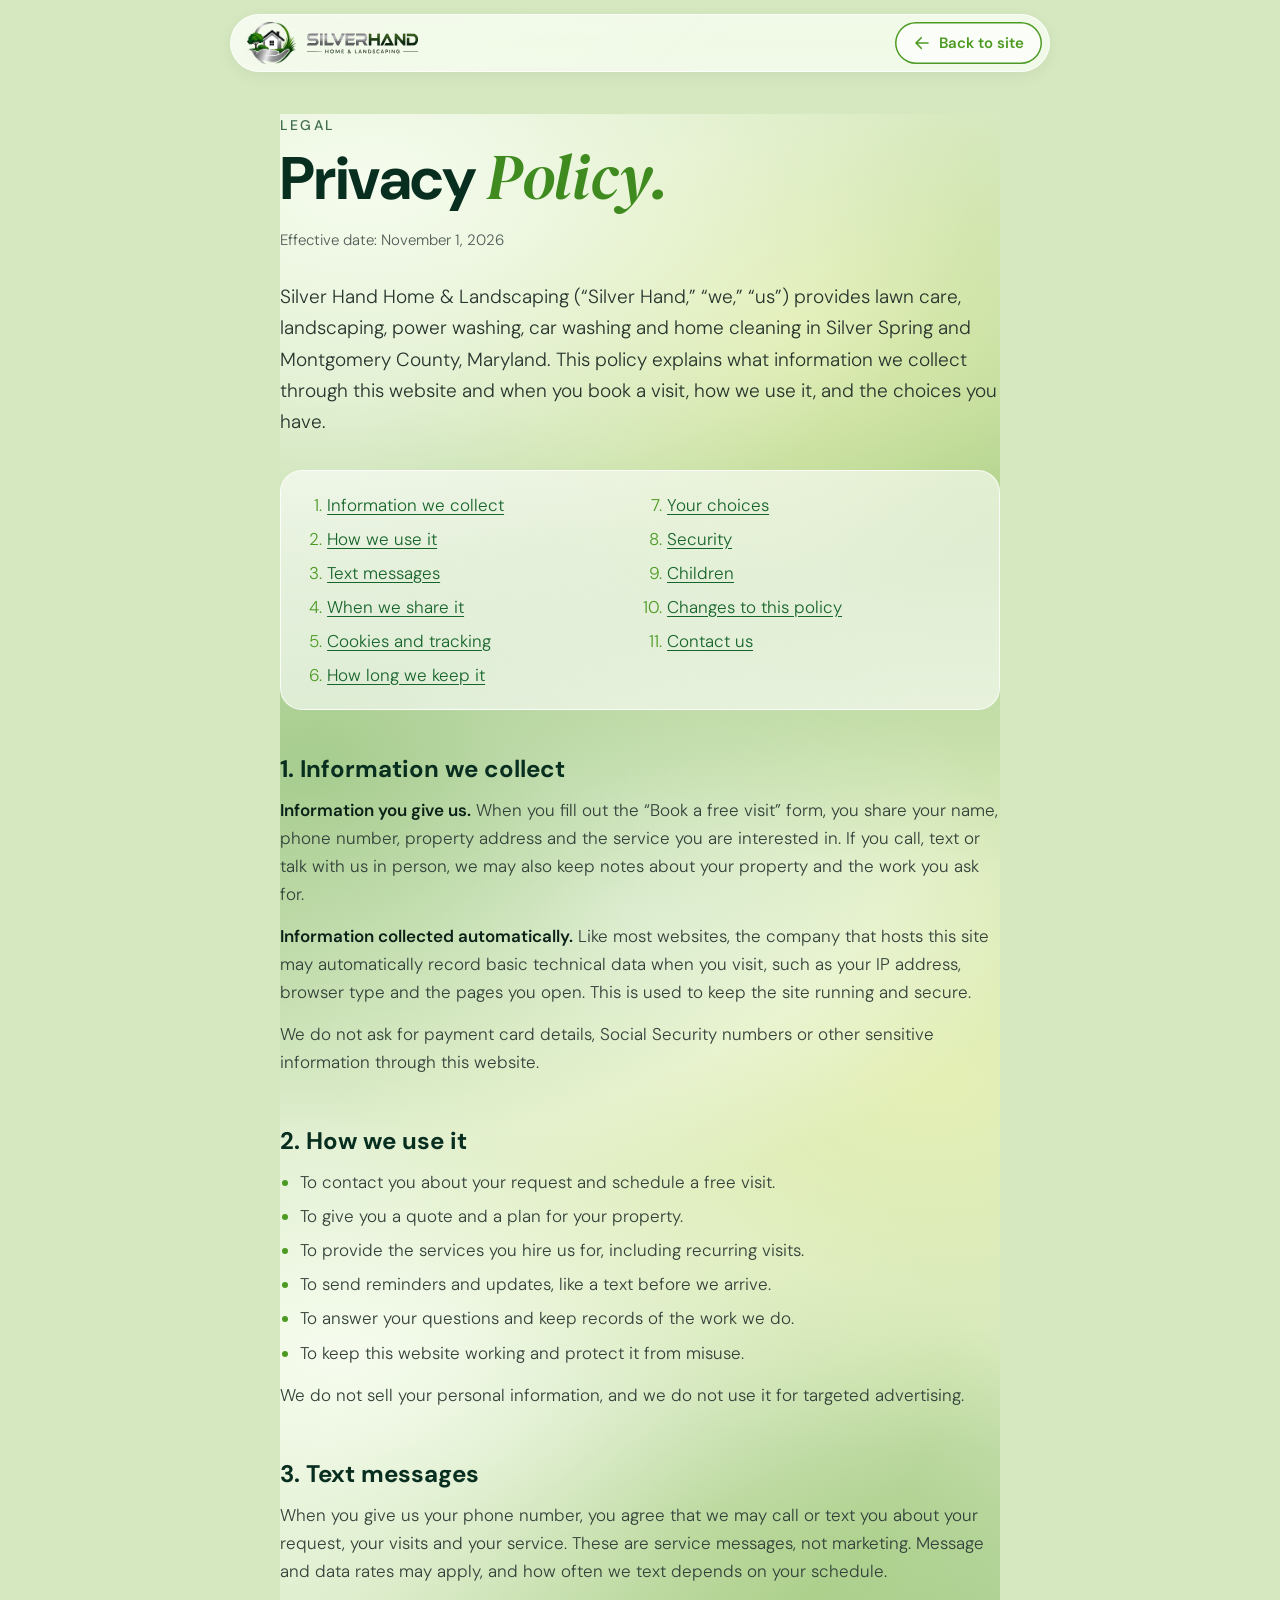
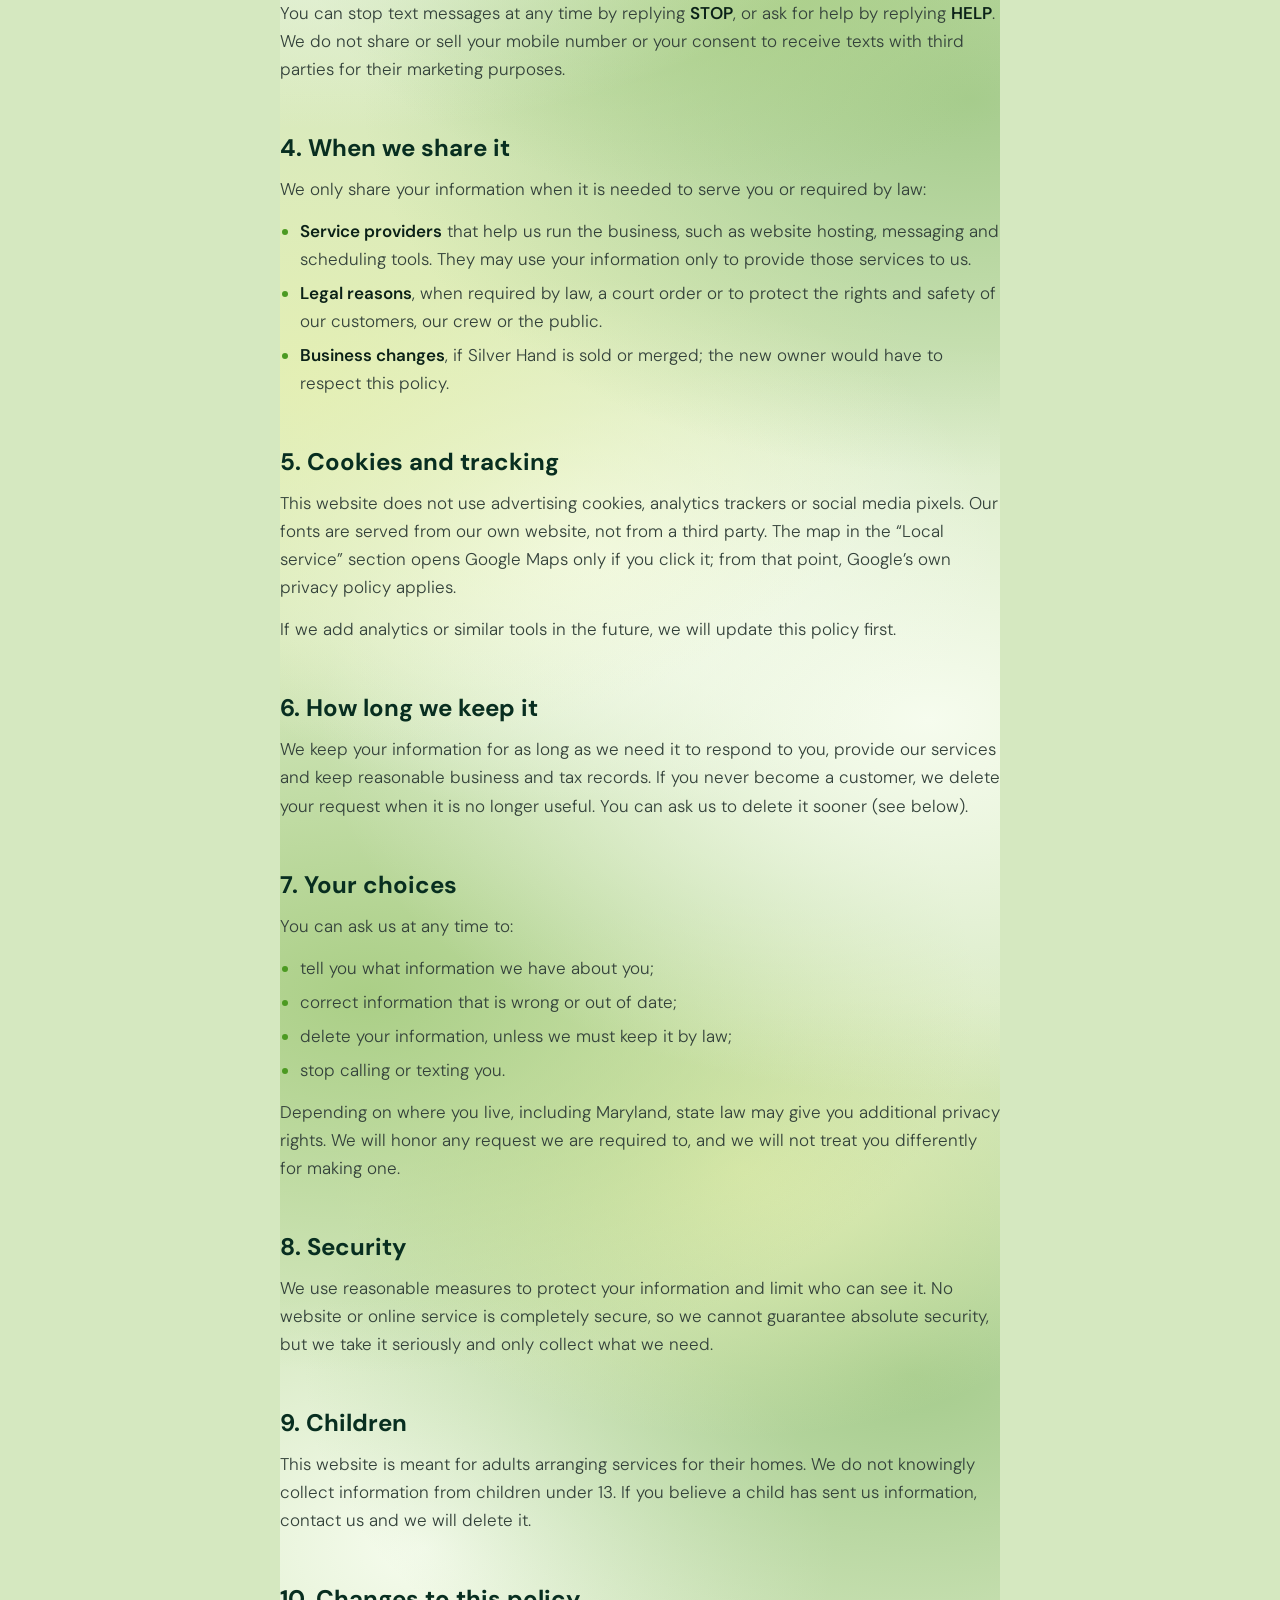
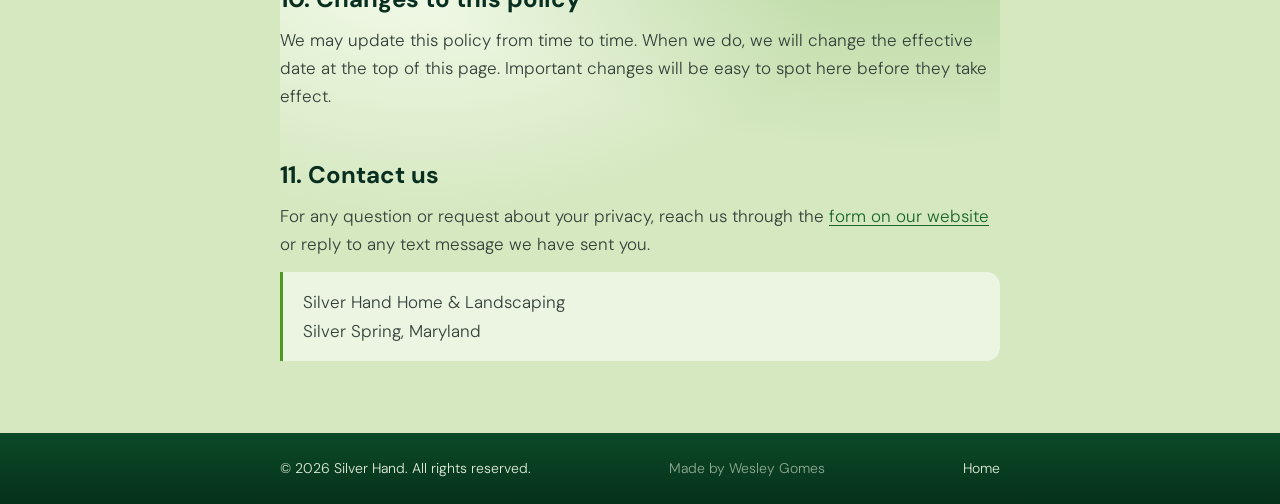
<file: privacy.html>
<!doctype html>
<html lang="en-US">
<head>
<meta charset="utf-8">
<meta name="viewport" content="width=device-width, initial-scale=1">
<meta name="theme-color" content="#D5E8C0">
<title>Privacy Policy | Silver Hand Home &amp; Landscaping</title>
<meta name="description" content="How Silver Hand Home &amp; Landscaping collects, uses and protects the information you share when you book a visit, call or text us in Silver Spring, MD.">
<meta name="robots" content="index, follow, max-snippet:-1">
<meta name="author" content="Silver Hand Home &amp; Landscaping">
<!-- No Cloudflare Pages esta página responde em /privacy (sem .html). -->
<link rel="canonical" href="https://silverhandlandscaping.com/privacy">
<link rel="alternate" hreflang="en-US" href="https://silverhandlandscaping.com/privacy">
<link rel="alternate" hreflang="x-default" href="https://silverhandlandscaping.com/privacy">
<link rel="icon" href="favicon.ico" sizes="48x48">
<link rel="icon" href="img/icons/favicon-32.png" type="image/png" sizes="32x32">
<link rel="apple-touch-icon" href="apple-touch-icon.png">
<link rel="manifest" href="site.webmanifest">
<meta name="application-name" content="Silver Hand">
<meta name="apple-mobile-web-app-title" content="Silver Hand">
<meta property="og:type" content="website">
<meta property="og:site_name" content="Silver Hand Home &amp; Landscaping">
<meta property="og:locale" content="en_US">
<meta property="og:url" content="https://silverhandlandscaping.com/privacy">
<meta property="og:title" content="Privacy Policy | Silver Hand Home &amp; Landscaping">
<meta property="og:description" content="How Silver Hand Home &amp; Landscaping collects, uses and protects the information you share with us.">
<meta property="og:image" content="https://silverhandlandscaping.com/img/og-logo.jpg">
<meta property="og:image:type" content="image/jpeg">
<meta property="og:image:width" content="1200">
<meta property="og:image:height" content="630">
<meta property="og:image:alt" content="Silver Hand Home &amp; Landscaping logo">
<meta name="twitter:card" content="summary_large_image">
<meta name="twitter:title" content="Privacy Policy | Silver Hand Home &amp; Landscaping">
<meta name="twitter:description" content="How Silver Hand Home &amp; Landscaping collects, uses and protects the information you share with us.">
<meta name="twitter:image" content="https://silverhandlandscaping.com/img/og-logo.jpg">
<meta name="twitter:image:alt" content="Silver Hand Home &amp; Landscaping logo">
<script type="application/ld+json">
{
  "@context": "https://schema.org",
  "@graph": [
    {
      "@type": "WebPage",
      "@id": "https://silverhandlandscaping.com/privacy#webpage",
      "url": "https://silverhandlandscaping.com/privacy",
      "name": "Privacy Policy | Silver Hand Home & Landscaping",
      "description": "How Silver Hand Home & Landscaping collects, uses and protects the information you share when you book a visit, call or text us in Silver Spring, MD.",
      "inLanguage": "en-US",
      "isPartOf": { "@id": "https://silverhandlandscaping.com/#website" },
      "about": { "@id": "https://silverhandlandscaping.com/#business" },
      "breadcrumb": { "@id": "https://silverhandlandscaping.com/privacy#breadcrumb" }
    },
    {
      "@type": "BreadcrumbList",
      "@id": "https://silverhandlandscaping.com/privacy#breadcrumb",
      "itemListElement": [
        { "@type": "ListItem", "position": 1, "name": "Home", "item": "https://silverhandlandscaping.com/" },
        { "@type": "ListItem", "position": 2, "name": "Privacy Policy", "item": "https://silverhandlandscaping.com/privacy" }
      ]
    }
  ]
}
</script>
<link rel="preload" as="font" type="font/woff2" href="fonts/dm-sans-variable.woff2" crossorigin>
<link rel="stylesheet" href="css/style.css?v=20261114">
<link rel="stylesheet" href="css/legal.css?v=20261114">
</head>
<body class="legal">

<header class="legal-bar">
  <div class="legal-bar-in">
    <a class="legal-brand" href="index.html" aria-label="Silver Hand — home">
      <img src="img/logo/silverhand-emblem-sm.webp" width="240" height="206" alt="" class="legal-emblem">
      <img src="img/logo/silverhand-wordmark.svg" width="1935" height="358" alt="" class="legal-word">
    </a>
    <a class="legal-back" href="index.html">
      <svg viewBox="0 0 24 24" aria-hidden="true"><path d="M20 12H5m6-7-7 7 7 7" fill="none" stroke="currentColor" stroke-width="2.2" stroke-linecap="round" stroke-linejoin="round"/></svg>
      Back to site
    </a>
  </div>
</header>

<main class="legal-main">
  <p class="legal-eyebrow">Legal</p>
  <h1>Privacy <em>Policy.</em></h1>
  <p class="legal-date">Effective date: November 1, 2026</p>

  <p class="legal-lead">Silver Hand Home &amp; Landscaping (“Silver Hand,” “we,” “us”) provides lawn care, landscaping, power washing, car washing and home cleaning in Silver Spring and Montgomery County, Maryland. This policy explains what information we collect through this website and when you book a visit, how we use it, and the choices you have.</p>

  <nav class="legal-toc" aria-label="On this page">
    <ol>
      <li><a href="#collect">Information we collect</a></li>
      <li><a href="#use">How we use it</a></li>
      <li><a href="#texts">Text messages</a></li>
      <li><a href="#share">When we share it</a></li>
      <li><a href="#cookies">Cookies and tracking</a></li>
      <li><a href="#keep">How long we keep it</a></li>
      <li><a href="#choices">Your choices</a></li>
      <li><a href="#security">Security</a></li>
      <li><a href="#children">Children</a></li>
      <li><a href="#changes">Changes to this policy</a></li>
      <li><a href="#contact">Contact us</a></li>
    </ol>
  </nav>

  <section id="collect">
    <h2>1. Information we collect</h2>
    <p><strong>Information you give us.</strong> When you fill out the “Book a free visit” form, you share your name, phone number, property address and the service you are interested in. If you call, text or talk with us in person, we may also keep notes about your property and the work you ask for.</p>
    <p><strong>Information collected automatically.</strong> Like most websites, the company that hosts this site may automatically record basic technical data when you visit, such as your IP address, browser type and the pages you open. This is used to keep the site running and secure.</p>
    <p>We do not ask for payment card details, Social Security numbers or other sensitive information through this website.</p>
  </section>

  <section id="use">
    <h2>2. How we use it</h2>
    <ul>
      <li>To contact you about your request and schedule a free visit.</li>
      <li>To give you a quote and a plan for your property.</li>
      <li>To provide the services you hire us for, including recurring visits.</li>
      <li>To send reminders and updates, like a text before we arrive.</li>
      <li>To answer your questions and keep records of the work we do.</li>
      <li>To keep this website working and protect it from misuse.</li>
    </ul>
    <p>We do not sell your personal information, and we do not use it for targeted advertising.</p>
  </section>

  <section id="texts">
    <h2>3. Text messages</h2>
    <p>When you give us your phone number, you agree that we may call or text you about your request, your visits and your service. These are service messages, not marketing. Message and data rates may apply, and how often we text depends on your schedule.</p>
    <p>You can stop text messages at any time by replying <strong>STOP</strong>, or ask for help by replying <strong>HELP</strong>. We do not share or sell your mobile number or your consent to receive texts with third parties for their marketing purposes.</p>
  </section>

  <section id="share">
    <h2>4. When we share it</h2>
    <p>We only share your information when it is needed to serve you or required by law:</p>
    <ul>
      <li><strong>Service providers</strong> that help us run the business, such as website hosting, messaging and scheduling tools. They may use your information only to provide those services to us.</li>
      <li><strong>Legal reasons</strong>, when required by law, a court order or to protect the rights and safety of our customers, our crew or the public.</li>
      <li><strong>Business changes</strong>, if Silver Hand is sold or merged; the new owner would have to respect this policy.</li>
    </ul>
  </section>

  <section id="cookies">
    <h2>5. Cookies and tracking</h2>
    <p>This website does not use advertising cookies, analytics trackers or social media pixels. Our fonts are served from our own website, not from a third party. The map in the “Local service” section opens Google Maps only if you click it; from that point, Google’s own privacy policy applies.</p>
    <p>If we add analytics or similar tools in the future, we will update this policy first.</p>
  </section>

  <section id="keep">
    <h2>6. How long we keep it</h2>
    <p>We keep your information for as long as we need it to respond to you, provide our services and keep reasonable business and tax records. If you never become a customer, we delete your request when it is no longer useful. You can ask us to delete it sooner (see below).</p>
  </section>

  <section id="choices">
    <h2>7. Your choices</h2>
    <p>You can ask us at any time to:</p>
    <ul>
      <li>tell you what information we have about you;</li>
      <li>correct information that is wrong or out of date;</li>
      <li>delete your information, unless we must keep it by law;</li>
      <li>stop calling or texting you.</li>
    </ul>
    <p>Depending on where you live, including Maryland, state law may give you additional privacy rights. We will honor any request we are required to, and we will not treat you differently for making one.</p>
  </section>

  <section id="security">
    <h2>8. Security</h2>
    <p>We use reasonable measures to protect your information and limit who can see it. No website or online service is completely secure, so we cannot guarantee absolute security, but we take it seriously and only collect what we need.</p>
  </section>

  <section id="children">
    <h2>9. Children</h2>
    <p>This website is meant for adults arranging services for their homes. We do not knowingly collect information from children under 13. If you believe a child has sent us information, contact us and we will delete it.</p>
  </section>

  <section id="changes">
    <h2>10. Changes to this policy</h2>
    <p>We may update this policy from time to time. When we do, we will change the effective date at the top of this page. Important changes will be easy to spot here before they take effect.</p>
  </section>

  <section id="contact">
    <h2>11. Contact us</h2>
    <!-- Quando o cliente tiver e-mail e telefone definitivos, acrescentar aqui
         (ex.: <a href="mailto:...">...</a> e <a href="tel:...">...</a>). -->
    <p>For any question or request about your privacy, reach us through the <a href="index.html#book">form on our website</a> or reply to any text message we have sent you.</p>
    <p class="legal-addr">Silver Hand Home &amp; Landscaping<br>Silver Spring, Maryland</p>
  </section>
</main>

<footer class="legal-foot">
  <p>© <span id="legal-year">2026</span> Silver Hand. All rights reserved.</p>
  <a class="legal-credit" href="https://wesleygomes.site/" target="_blank" rel="noopener">Made by Wesley Gomes</a>
  <a href="index.html">Home</a>
</footer>
<script>document.getElementById('legal-year').textContent = new Date().getFullYear();</script>
</body>
</html>
</file>
<file: css/style.css>
/* ---------- Fontes ----------
   Google Fonts gratuitas (licença OFL, em fonts/): DM Sans — bold nos títulos,
   light nos textos — e DM Serif Display itálico no destaque dos títulos.
   Servidas pelo próprio site, então não dependem do Google estar acessível.
   DM Sans: o .woff2 é o arquivo variável oficial do Google Fonts (ajusta o
   desenho ao tamanho; é ele que dá a largura aprovada dos títulos) e funciona
   em qualquer navegador desde 2017 (iOS 11, Android/Chrome 62). Um bloco por
   peso aponta para o mesmo arquivo; o .woff estático de cada peso só é baixado
   por navegadores antigos que não leem woff2. */
@font-face {
  font-family: "DM Sans";
  font-style: normal;
  font-weight: 300;
  font-display: swap;
  src: url(../fonts/dm-sans-variable.woff2) format("woff2"), url(../fonts/dm-sans-300.woff) format("woff");
}
@font-face {
  font-family: "DM Sans";
  font-style: normal;
  font-weight: 400;
  font-display: swap;
  src: url(../fonts/dm-sans-variable.woff2) format("woff2"), url(../fonts/dm-sans-400.woff) format("woff");
}
@font-face {
  font-family: "DM Sans";
  font-style: normal;
  font-weight: 500;
  font-display: swap;
  src: url(../fonts/dm-sans-variable.woff2) format("woff2"), url(../fonts/dm-sans-500.woff) format("woff");
}
@font-face {
  font-family: "DM Sans";
  font-style: normal;
  font-weight: 600;
  font-display: swap;
  src: url(../fonts/dm-sans-variable.woff2) format("woff2"), url(../fonts/dm-sans-600.woff) format("woff");
}
@font-face {
  font-family: "DM Sans";
  font-style: normal;
  font-weight: 700;
  font-display: swap;
  src: url(../fonts/dm-sans-variable.woff2) format("woff2"), url(../fonts/dm-sans-700.woff) format("woff");
}
@font-face {
  font-family: "DM Sans";
  font-style: normal;
  font-weight: 800;
  font-display: swap;
  src: url(../fonts/dm-sans-variable.woff2) format("woff2"), url(../fonts/dm-sans-800.woff) format("woff");
}
@font-face {
  font-family: "DM Serif Display";
  font-style: italic;
  font-weight: 400;
  font-display: swap;
  src: url(../fonts/dm-serif-display-italic.woff2) format("woff2"), url(../fonts/dm-serif-display-italic.woff) format("woff");
}

:root {
  --bg: #D5E8C0; /* verde pastel do mesmo matiz de --leaf; fundo de todas as seções e da navbar */
  --forest: #123A23;
  --body: #465552;
  --leaf: #5AA824;
  --leaf-dark: #3F8B1F;
  --ease: cubic-bezier(.22,.61,.36,1); /* ease-out suave usado em todas as transições */
  --btn: #4C9A22; --btn-hover: #3F8B1F; /* botões chapados, sem degradê/sombra */
  --outline: #4D9B25;
  --font: "DM Sans", system-ui, -apple-system, "Segoe UI", Roboto, Arial, sans-serif;
  /* serifada só no destaque (<em>) de cada h1/h2 */
  --font-serif: "DM Serif Display", Georgia, "Times New Roman", serif;
  /* teto da escala dos palcos (px de tela por px de canvas); só o desktop tem */
  --u-max: 99px;
}
/* Desktop: acima de ~1420 px de largura o palco para de crescer e fica
   centralizado; as manchas que encostam na borda continuam indo até a borda
   da tela (.deco-l / .deco-r / .deco-full, no fim do arquivo). */
@media (orientation: landscape) { :root { --u-max: .85px; } }
*, *::before, *::after { box-sizing: border-box; }
/* botões e campos não herdam a fonte sozinhos (o ☰ caía na Arial) */
button, input, select, textarea { font-family: inherit; }
html, body { margin: 0; }
html {
  /* Fundo "atrás" da página (o que aparece quando o iPhone/Mac puxa além do
     fim ou do começo). No topo é o verde claro; perto do fim, js/main.js põe
     .at-end e ele vira o verde-escuro do rodapé, sem barra clara embaixo. */
  background: var(--bg);
  /* iPhone/Android não aumentam o texto sozinhos (ex.: celular deitado) */
  -webkit-text-size-adjust: 100%;
  text-size-adjust: 100%;
}

/* Títulos: DM Sans bold + uma palavra-chave em DM Serif Display
   itálico, no verde das folhas (--leaf-dark), o mesmo em todos os títulos. */
:is(h1, h2) em {
  font-family: var(--font-serif);
  font-style: italic;
  font-weight: 400;
  font-size: 1.06em;
  line-height: 0;
  letter-spacing: 0;
  color: var(--leaf-dark);
}
body {
  background: var(--bg);
  color: var(--body);
  font-family: var(--font);
  font-weight: 300; /* textos corridos em light; títulos e botões têm peso próprio */
  /* nunca inventar negrito/itálico falso: todo peso usado tem arquivo próprio */
  font-synthesis: none;
  -moz-osx-font-smoothing: grayscale;
  -webkit-font-smoothing: antialiased;
}

/* ---------- Fundo da página ----------
   Em vez de um verde chapado, manchas suaves em quatro tons da mesma família
   (mais claro, limão quente, mais fundo e verde-folha), em dois tamanhos, que se dissolvem umas nas outras ao longo da
   página inteira. Ficam no <main>, atrás de todas as seções (que são
   transparentes), então atravessam as divisas sem emenda. Posições em % da
   altura da página; tamanho em vw com mínimo em px (no celular as manchas
   não ficam miúdas). Nas bordas de cada mancha a cor volta exatamente para
   --bg. */
main {
  --tone-l: rgb(246 252 238 / 1);    /* quase branco-verde */
  --tone-d: rgb(166 204 128 / .9);   /* verde mais fundo */
  --tone-w: rgb(230 240 178 / .85);  /* verde-limão quente (luz de sol) */
  --tone-f: rgb(146 192 120 / .7);   /* verde-folha frio, o mais escuro */
  --s: max(68vw, 560px) max(42vw, 460px);   /* mancha grande */
  --m: max(46vw, 420px) max(30vw, 340px);   /* mancha média */
  background-color: var(--bg);
  background-image:
    radial-gradient(var(--s) at 12% 2%,  var(--tone-l), transparent 70%),
    radial-gradient(var(--m) at 70% 6%,  var(--tone-w), transparent 70%),
    radial-gradient(var(--s) at 94% 11%, var(--tone-d), transparent 70%),
    radial-gradient(var(--s) at 6% 19%,  var(--tone-f), transparent 70%),
    radial-gradient(var(--m) at 48% 23%, var(--tone-l), transparent 70%),
    radial-gradient(var(--s) at 90% 28%, var(--tone-w), transparent 70%),
    radial-gradient(var(--s) at 8% 36%,  var(--tone-l), transparent 70%),
    radial-gradient(var(--m) at 60% 41%, var(--tone-d), transparent 70%),
    radial-gradient(var(--s) at 96% 46%, var(--tone-f), transparent 70%),
    radial-gradient(var(--s) at 4% 54%,  var(--tone-w), transparent 70%),
    radial-gradient(var(--m) at 42% 59%, var(--tone-l), transparent 70%),
    radial-gradient(var(--s) at 90% 64%, var(--tone-l), transparent 70%),
    radial-gradient(var(--s) at 12% 72%, var(--tone-d), transparent 70%),
    radial-gradient(var(--m) at 64% 77%, var(--tone-w), transparent 70%),
    radial-gradient(var(--s) at 88% 83%, var(--tone-f), transparent 70%),
    radial-gradient(var(--m) at 20% 88%, var(--tone-l), transparent 70%);
  background-repeat: no-repeat;
}

/* ---------- Hero ----------
   A hero é um "palco" com a proporção da tela de origem de cada versão
   (desktop 1672×941, tablet 1086×1448, mobile 941×1672). Todas as medidas
   estão em pixels do canvas do hero-spec.json e viram tamanho real via --u
   (1 px de canvas = largura do palco ÷ largura do canvas). */
.hero {
  container-type: inline-size;
  position: relative;
  z-index: 1;
  /* corta só nas laterais: as folhas de baixo atravessam a emenda com os serviços */
  overflow-x: clip;
  background: transparent;
}
.hero-stage {
  --u: min(100cqw / var(--cw), var(--u-max));
  --ox: calc((100cqw - var(--cw) * var(--u)) / 2);
  position: relative;
  width: calc(var(--cw) * var(--u));
  margin-inline: auto;
  aspect-ratio: var(--cw) / var(--ch);
}
.hero-stage > * { position: absolute; }
.px { /* atalho: left/top/width a partir de --x/--y/--w */
  left: calc(var(--x) * var(--u));
  top: calc((var(--y) + var(--hdy, 0)) * var(--u));
  width: calc(var(--w) * var(--u));
}

.hero-green { inset: 0; width: 100%; height: 100%; display: none; }
.hero-green-base { fill: none; } /* o fundo vem do <main> (tons em degradê) */
/* faixa verde atrás da foto (tablet/celular) desce junto com ela */
.hero-band { transform: translateY(calc(var(--hdy) * 1px)); }
@media (orientation: landscape) { .hero-green.v-d { display: block; } }
@media (orientation: portrait) and (min-width: 641px) { .hero-green.v-t { display: block; } }
@media (orientation: portrait) and (max-width: 640px) { .hero-green.v-m { display: block; } }


/* Copy */
.hero-copy { left: 0; top: 0; width: 100%; height: 100%; z-index: 3; pointer-events: none; }
.hero-copy > * { position: absolute; margin: 0; pointer-events: auto; }
.hero-location {
  --x: var(--copy-x); --y: var(--loc-y); --w: 900;
  font-size: calc(var(--loc-fs) * var(--u));
  font-weight: 500;
  letter-spacing: .15em;
  line-height: 1;
  text-transform: uppercase;
  color: var(--body);
  white-space: nowrap;
}
.hero-title {
  --x: var(--copy-x); --y: var(--h1-y); --w: 1000;
  font-size: calc(var(--h1-fs) * var(--u));
  line-height: calc(var(--h1-lh) * var(--u));
  font-weight: 800;
  letter-spacing: -.02em;
  color: var(--forest);
  white-space: nowrap;
}
.hero-title span { display: block; }
.hero-desc {
  --x: var(--copy-x); --y: var(--desc-y); --w: 1000;
  font-size: calc(var(--desc-fs) * var(--u));
  line-height: calc(var(--desc-lh) * var(--u));
  font-weight: 300;
  color: var(--body);
  white-space: nowrap;
}
.hero-desc span { display: block; }

/* Foto do jardim + anéis */
.garden-photo {
  --x: var(--photo-x); --y: var(--photo-y); --w: var(--photo-w);
  height: calc(var(--photo-w) * var(--u));
  z-index: 4;
}
.garden-photo img { display: block; width: 100%; height: 100%; }
/* símbolo do cliente direto sobre o verde (sem medalhão), versão sem o contorno
   branco externo (silverhand-emblem.webp, arquivo do cliente); sombra curta e discreta */
.garden-logo { display: grid; place-items: center; }
.garden-logo img { width: 108%; max-width: none; height: auto; filter: drop-shadow(0 calc(10 * var(--u)) calc(14 * var(--u)) rgb(8 46 32 / .28)); } /* cheia: o contorno do emblema quase encosta no aro */
#garden-rings {
  left: calc(var(--ring-cx) * var(--u));
  top: calc((var(--ring-cy) + var(--hdy)) * var(--u));
  width: 0; height: 0;
  z-index: 4;
  pointer-events: none;
}
.garden-ring {
  position: absolute;
  left: calc(var(--r) * var(--u) * -1);
  top: calc(var(--r) * var(--u) * -1);
  width: calc(var(--r) * var(--u) * 2);
  height: calc(var(--r) * var(--u) * 2);
  border: max(1px, calc(2 * var(--u))) solid #fff;
  border-radius: 50%;
  opacity: var(--o);
}
.ring-1 { --r: var(--r1); --o: .82; }
.ring-2 { --r: var(--r2); --o: .68; }
.ring-3 { --r: var(--r3); --o: .45; }


/* Manchas verdes em duas cores: cada uma leva por dentro uma cópia de si
   mesma (.green-in, gerada no HTML), recortada pela original e deslocada para
   a borda da tela; sobra uma faixa do verde claro no contorno visível. */
.green-in path { fill: #24650F; fill-opacity: .42; } /* escuro de dentro; a borda clara (largura uniforme) vem da máscara */

/* Folhas: um só desenho vetorial (img/hero/leaf.svg, nítido em qualquer tela)
   repetido nas posições da referência. --lx/--ly = centro, --lw = largura,
   --rot = giro, --blur = desfoque de profundidade, tudo em px de canvas. */
.leaves { inset: 0; z-index: 5; pointer-events: none; }
.leaf {
  position: absolute;
  left: calc((var(--lx) - var(--lw) / 2) * var(--u));
  top: calc((var(--ly) + var(--hdy, 0) - var(--lw) * .313) * var(--u));
  width: calc(var(--lw) * var(--u));
  rotate: var(--rot);
  filter: blur(calc(var(--blur, 0) * var(--u))) drop-shadow(0 calc(10 * var(--u)) calc(12 * var(--u)) rgb(18 58 35 / .16));
}
.leaf { display: none; }

/* ---------- Navegação ----------
   Pílula de vidro fixa, flutuando um pouco abaixo do topo, sempre visível.
   Desktop largo: logo · links · agendar. Telas menores: logo · (agendar) ·
   hambúrguer, que abre .topbar-menu logo abaixo da pílula. Os botões
   invertem as cores no hover/toque (bloco "Inversão" no fim do arquivo). */
.topbar {
  --pill-w: min(1180px, calc(100% - 24px));
  --pill-h: 64px;
  position: fixed;
  top: 14px; left: 0; right: 0;
  z-index: 50;
  display: flex;
  justify-content: center;
  pointer-events: none;
}
.topbar-in {
  pointer-events: auto;
  display: flex;
  align-items: center;
  gap: 14px;
  width: var(--pill-w);
  height: var(--pill-h);
  padding: 0 8px 0 18px;
  border-radius: 999px;
  background: linear-gradient(135deg, rgb(255 255 255 / .2), rgb(255 255 255 / 0) 60%), rgb(255 255 255 / .62);
  border: 1px solid rgb(255 255 255 / .75);
  box-shadow: 0 10px 30px rgb(8 46 32 / .12);
  -webkit-backdrop-filter: blur(16px) saturate(160%);
          backdrop-filter: blur(16px) saturate(160%);
  transition: background-color .35s var(--ease), box-shadow .35s var(--ease);
}
.topbar.is-scrolled .topbar-in { background-color: rgb(255 255 255 / .78); box-shadow: 0 12px 34px rgb(8 46 32 / .16); }
.topbar-brand { flex: none; display: flex; align-items: center; gap: 10px; margin-right: auto; border-radius: 999px; }
.topbar-brand img { display: block; width: auto; }
.brand-emblem { height: 46px; }
.brand-word { height: 22px; }

.topbar-links { display: none; }
.topbar-links ul { display: flex; gap: 2px; list-style: none; margin: 0; padding: 0; }
.topbar-links a {
  display: block;
  padding: 10px 14px;
  border-radius: 999px;
  color: var(--forest);
  font-size: 15px;
  font-weight: 500;
  text-decoration: none;
  white-space: nowrap;
  transition: background-color .3s var(--ease), color .3s var(--ease);
}

.topbar-cta {
  flex: none;
  display: inline-flex;
  align-items: center;
  height: 46px;
  padding: 0 22px;
  border-radius: 999px;
  background: var(--btn);
  color: #fff;
  font-size: 15px;
  font-weight: 600;
  text-decoration: none;
  white-space: nowrap;
  transition: background-color .3s var(--ease), color .3s var(--ease), box-shadow .3s var(--ease);
}

/* hambúrguer: círculo verde com linhas brancas; vira X com o menu aberto */
.topbar-toggle {
  --ms: 2.5px; --mg: 6px;
  position: relative;
  flex: none;
  width: 46px;
  height: 46px;
  padding: 0;
  border: 0;
  border-radius: 50%;
  background: var(--btn);
  color: #fff;
  cursor: pointer;
  transition: background-color .3s var(--ease), color .3s var(--ease), box-shadow .3s var(--ease);
}
.menu-line {
  position: absolute;
  left: 30%;
  width: 40%;
  height: var(--ms);
  top: calc(50% - var(--ms) / 2);
  border-radius: 99px;
  background: currentColor;
  transition: transform .3s var(--ease), opacity .25s var(--ease);
}
.line-1 { transform: translateY(calc(var(--mg) * -1)); }
.line-3 { transform: translateY(var(--mg)); }
.topbar-toggle[aria-expanded="true"] .line-1 { transform: rotate(45deg); }
.topbar-toggle[aria-expanded="true"] .line-2 { opacity: 0; }
.topbar-toggle[aria-expanded="true"] .line-3 { transform: rotate(-45deg); }

/* desktop largo: links na própria pílula, sem hambúrguer */
@media (min-width: 1100px) and (orientation: landscape) {
  .topbar-links { display: block; }
  .topbar-toggle, .topbar-menu { display: none !important; }
}
/* celular: pílula mais baixa; o agendar fica só dentro do menu */
@media (max-width: 640px) {
  .topbar { --pill-h: 56px; top: 10px; }
  .topbar-in { padding: 0 6px 0 12px; gap: 8px; }
  .brand-emblem { height: 40px; }
  .brand-word { height: 18px; }
  .topbar-toggle { width: 44px; height: 44px; }
}
@media (max-width: 520px) { .topbar-cta { display: none; } }

.topbar-brand:focus-visible, .topbar-links a:focus-visible { outline: 2px solid var(--forest); outline-offset: 3px; }

.topbar-menu {
  position: absolute;
  top: calc(var(--pill-h) + 10px);
  right: calc((100% - var(--pill-w)) / 2);
  width: min(320px, calc(100% - 24px));
  padding: 10px;
  border-radius: 24px;
  background: #fff;
  box-shadow: 0 18px 50px rgb(18 58 35 / .22);
  transform-origin: top right;
  transition: opacity .3s var(--ease), transform .3s var(--ease), visibility 0s .2s;
  pointer-events: auto;
}
.topbar-menu[hidden] { display: block; visibility: hidden; opacity: 0; transform: translateY(-6px) scale(.98); }
.topbar-menu:not([hidden]) { transition-delay: 0s; }
.topbar-menu ul { list-style: none; margin: 0; padding: 0; }
.topbar-menu a {
  display: block;
  padding: 12px 16px;
  border-radius: 999px;
  color: var(--forest);
  font-size: 17px;
  font-weight: 500;
  text-decoration: none;
  transition: background-color .3s var(--ease), color .3s var(--ease);
}
.topbar-menu .menu-cta {
  margin-top: 6px;
  background: var(--btn);
  color: #fff;
  font-weight: 600;
  text-align: center;
}
@media (prefers-reduced-motion: reduce) { .topbar-in, .topbar-links a, .topbar-toggle, .menu-line, .topbar-menu, .topbar-menu a, .topbar-cta { transition: none; } }

/* âncoras: um respiro no topo (não há mais barra cobrindo) */
html { scroll-padding-top: 96px; } /* âncoras param abaixo da navbar flutuante */
@media (prefers-reduced-motion: no-preference) { html { scroll-behavior: smooth; } }

/* CTAs */
.cta {
  --w: var(--cta-w);
  height: calc(var(--h) * var(--u));
  z-index: 6;
  display: flex;
  align-items: center;
  justify-content: center;
  gap: calc(16 * var(--u));
  border-radius: 999px;
  font-size: calc(var(--fs) * var(--u));
  text-decoration: none;
  transition: background-color .3s var(--ease);
}
.cta:focus-visible { outline: 3px solid var(--forest); outline-offset: 3px; }
#cta-book-visit {
  --x: var(--cta-x); --y: var(--cta1-y); --h: var(--cta1-h); --fs: var(--cta1-fs);
  background: var(--btn);
  color: #fff;
  font-weight: 600;
}
#cta-book-visit:hover { background: var(--btn-hover); }
#cta-see-work:hover { background: #E6F1D8; }
#cta-book-visit svg { width: 1em; height: 1em; flex: none; }
#cta-see-work {
  --x: var(--cta-x); --y: var(--cta2-y); --h: var(--cta2-h); --fs: var(--cta2-fs);
  border: max(1px, calc(2 * var(--u))) solid var(--outline);
  background: var(--bg);
  color: var(--forest);
  font-weight: 500;
}

/* ---------- As três versões ---------- */

/* Desktop — também qualquer tela deitada */
.hero-stage {
  --cw: 1672; --ch: 941;
  --hdy: 80; /* conteúdo da hero mais para baixo (px de canvas) */
  --brand-x: 205; --brand-y: 96; --brand-w: 335;
  --copy-x: 197;
  --loc-y: 266;  --loc-fs: 21.3;
  --h1-y: 312;   --h1-fs: 71.6;  --h1-lh: 71;
  --desc-y: 474; --desc-fs: 34.9; --desc-lh: 42;
  --photo-x: 896; --photo-y: 148; --photo-w: 648;
  --ring-cx: 1220; --ring-cy: 472; --r1: 316; --r2: 330; --r3: 345;
  --menu-x: 1518; --menu-y: 111; --menu-w: 56; --menu-h: 46; --menu-stroke: 3.4; --menu-gap: 14.7;
  --cta-x: 197; --cta-w: 516;
  --cta1-y: 624; --cta1-h: 77; --cta1-fs: 31;
  --cta2-y: 713; --cta2-h: 72; --cta2-fs: 29.5;
}

/* Tablet / iPad em pé */
@media (orientation: portrait) and (min-width: 641px) {
  .hero-stage {
    --cw: 1086; --ch: 1448;
    --hdy: 40;
    --brand-x: 150; --brand-y: 55; --brand-w: 350;
    --copy-x: 155;
    --loc-y: 207;  --loc-fs: 24.8;
    --h1-y: 247;   --h1-fs: 83;  --h1-lh: 80;
    --desc-y: 437; --desc-fs: 43; --desc-lh: 47;
    --photo-x: 274; --photo-y: 637; --photo-w: 540;  /* menor e mais baixo: respiro entre texto, símbolo e botões */
    --ring-cx: 544; --ring-cy: 907; --r1: 255; --r2: 268; --r3: 283;
    --menu-x: 947; --menu-y: 65; --menu-w: 67; --menu-h: 58; --menu-stroke: 5; --menu-gap: 18.6;
    --cta-x: 294; --cta-w: 499;
    --cta1-y: 1230; --cta1-h: 82; --cta1-fs: 33;
    --cta2-y: 1322; --cta2-h: 76; --cta2-fs: 30.8;
  }
}

/* Celular em pé */
@media (orientation: portrait) and (max-width: 640px) {
  .hero-stage {
    --cw: 941; --ch: 1672;
    --hdy: 75;
    --brand-x: 92; --brand-y: 72; --brand-w: 378;
    --copy-x: 100;
    --loc-y: 256;  --loc-fs: 26;
    --h1-y: 306;   --h1-fs: 81;  --h1-lh: 80;
    --desc-y: 495; --desc-fs: 42.6; --desc-lh: 48;
    --photo-x: 125; --photo-y: 700; --photo-w: 690;  /* menor e mais baixo: não encosta no texto */
    --ring-cx: 470; --ring-cy: 1045; --r1: 324; --r2: 339; --r3: 354;
    --menu-x: 818; --menu-y: 91; --menu-w: 66; --menu-h: 55; --menu-stroke: 5; --menu-gap: 17.6;
    --cta-x: 176; --cta-w: 589;
    --cta1-y: 1425; --cta1-h: 96; --cta1-fs: 39.5;
    --cta2-y: 1533; --cta2-h: 92; --cta2-fs: 36.5;
  }
}

/* Folhas por versão (as classes .d .t .m escolhem em qual palco cada uma aparece) */
@media (orientation: landscape) { .leaf.d { display: block; } }
@media (orientation: portrait) and (min-width: 641px) { .leaf.t { display: block; } }
@media (orientation: portrait) and (max-width: 640px) { .leaf.m { display: block; } }

/* ---------- Serviços ----------
   Mesmo esquema da hero: palco com a proporção da tela de origem do kit
   silverhand-servicos-elementos e medidas em px de canvas × --u. */
.services {
  container-type: inline-size;
  position: relative;
  overflow: hidden;
  background: transparent;
}
/* Desktop: a mancha verde da hero desce ~285 px (de canvas) abaixo do fim da
   hero, no canto direito. A seção começa depois da ponta dela (pedido do
   cliente), e todas as seguintes descem junto. */
@media (orientation: landscape) {
  .services { margin-top: calc(225 * min(100vw / 1672, var(--u-max))); }
}
/* tablet e celular: um respiro a mais entre a hero e os serviços */
@media (orientation: portrait) and (min-width: 641px) { .services { margin-top: calc(80 * 100vw / 1086); } }
@media (orientation: portrait) and (max-width: 640px) { .services { margin-top: calc(200 * 100vw / 941); } }
.svc-stage {
  --u: min(100cqw / var(--cw), var(--u-max));
  --ox: calc((100cqw - var(--cw) * var(--u)) / 2);
  position: relative;
  width: calc(var(--cw) * var(--u));
  margin-inline: auto;
  aspect-ratio: var(--cw) / var(--ch);
}
.svc-stage > * { position: absolute; }

.svc-eyebrow {
  --x: var(--copy-x); --y: var(--eb-y); --w: 800;
  margin: 0;
  font-size: calc(var(--eb-fs) * var(--u));
  font-weight: 600;
  letter-spacing: .16em;
  line-height: 1;
  color: #1F3A2B;
  text-transform: uppercase;
  z-index: 2;
}
.svc-title {
  --x: var(--h2-x); --y: var(--h2-y); --w: 1500;
  margin: 0;
  font-size: calc(var(--h2-fs) * var(--u));
  line-height: calc(var(--h2-lh) * var(--u));
  font-weight: 700; /* 800 só no h1 da hero */
  letter-spacing: -.025em;
  color: #103A23;
  white-space: nowrap;
  z-index: 2;
}
.svc-title span { display: block; }

/* Índice dos serviços (referência "Our services"): só os nomes, soltos e
   centrados em --cx, com uma palavra em serifada itálica verde; duas linhas
   finas onduladas passam entre eles. Medidas em px de canvas × --u. */
.svc-list { inset: 0; margin: 0; padding: 0; list-style: none; pointer-events: none; z-index: 3; }
.svc-list li {
  position: absolute;
  left: calc(var(--cx) * var(--u));
  top: calc(var(--ty) * var(--u));
  transform: translateX(-50%);
  white-space: nowrap;
  pointer-events: auto;
}
.svc-item {
  display: inline-block;
  padding: calc(6 * var(--u)) calc(10 * var(--u));
  font-size: calc(var(--n-fs) * var(--u));
  font-weight: 500;
  letter-spacing: -.012em;
  line-height: 1.15;
  color: #123A23;
  text-decoration: none;
  -webkit-tap-highlight-color: transparent;
  transition: color .3s var(--ease), translate .4s var(--ease);
}
.svc-item em {
  font-family: var(--font-serif);
  font-style: italic;
  font-weight: 400;
  font-size: 1.07em;
  letter-spacing: 0;
  color: #4C9A22;
}
@media (hover: hover) { .svc-item:hover { color: var(--leaf-dark); translate: 0 calc(-5 * var(--u)); } }
.svc-item:is(:focus-visible, :active) { color: var(--leaf-dark); }
.svc-item:focus-visible { outline: 3px solid #103A23; outline-offset: 2px; border-radius: 8px; }

.svc-waves {
  inset: 0; width: 100%; height: 100%;
  overflow: visible;
  display: none;
  fill: none;
  stroke: #5AA824;
  stroke-width: 1.4px;
  stroke-linecap: round;
  opacity: .8;
  pointer-events: none;
  z-index: 1;
}
.svc-waves path { vector-effect: non-scaling-stroke; }
@media (orientation: landscape), (orientation: portrait) and (min-width: 641px) { .svc-waves.v-dt { display: block; } }
@media (orientation: portrait) and (max-width: 640px) { .svc-waves.v-m { display: block; } }
@media (prefers-reduced-motion: reduce) { .svc-item { transition: none; } }

/* Desktop e tablet — mesma composição da referência (1586 px → canvas 1672) */
.svc-stage {
  --cw: 1672; --ch: 900;
  --copy-x: 110; --eb-y: 106; --eb-fs: 25;
  --h2-x: 104; --h2-y: 150; --h2-fs: 64; --h2-lh: 68;   /* 54 px: abaixo do H1 da hero (61 px) */
  --n-fs: 45;                                           /* 38 px: abaixo dos títulos de seção (50 px) */
}
#service-lawn-care-mowing { --cx: 754;  --ty: 380; }
#service-landscaping      { --cx: 435;  --ty: 548; }
#service-power-washing    { --cx: 1189; --ty: 548; }
#service-car-washing      { --cx: 416;  --ty: 728; }
#service-home-cleaning    { --cx: 1158; --ty: 728; }

/* Tablet em pé: mesma composição, título e nomes maiores (o palco é estreito) */
@media (orientation: portrait) and (min-width: 641px) {
  .svc-stage { --eb-fs: 34; --h2-fs: 90; --h2-lh: 94; --n-fs: 60; }
}

/* Celular em pé — um nome por linha, centrados */
@media (orientation: portrait) and (max-width: 640px) {
  .svc-stage {
    --cw: 941; --ch: 1030;
    --copy-x: 68; --eb-y: 76; --eb-fs: 26;
    --h2-x: 64; --h2-y: 116; --h2-fs: 72; --h2-lh: 74;   /* 30 px */
    --n-fs: 48;                                           /* 20 px */
  }
  #services .svc-list li { --cx: 470.5; } /* vence o --cx por id do desktop */
  #service-lawn-care-mowing { --ty: 340; }
  #service-landscaping      { --ty: 545; }
  #service-power-washing    { --ty: 645; }
  #service-car-washing      { --ty: 820; }
  #service-home-cleaning    { --ty: 920; }
}

/* Índice: os nomes saem de uma haste ondulada no centro (--vx), como galhos,
   alternando os lados (o mesmo zigue-zague das seções de serviço abaixo). Cada
   um se prende à haste por uma folha (--tw de largura, a --gap do centro) que
   balança no hover. --mid = meio da linha do nome, onde fica o cabo da folha.
   As linhas onduladas antigas (.v-dt, .v-m sem .svc-vine) não aparecem mais. */
.svc-waves:not(.svc-vine) { display: none !important; }
/* título da seção centralizado sobre a haste */
.svc-eyebrow, .svc-title { left: calc(var(--cw) / 2 * var(--u)); translate: -50% 0; text-align: center; }
.svc-vine { display: none; stroke-width: 1.8px; opacity: .9; }
@media (orientation: landscape) { .svc-vine.v-d { display: block; } }
@media (orientation: portrait) and (min-width: 641px) { .svc-vine.v-t { display: block; } }
@media (orientation: portrait) and (max-width: 640px) { .svc-vine.v-m { display: block; } }
.svc-br { display: none; }
#services .svc-list li { --mid: calc(var(--n-fs) * .575 + 6); transform: none; }
#services .svc-list li.is-l { left: auto; right: calc((var(--cw) - var(--vx) + var(--gap)) * var(--u)); text-align: right; }
#services .svc-list li.is-r { left: calc((var(--vx) + var(--gap)) * var(--u)); }
.svc-twig {
  position: absolute;
  top: calc((var(--mid) - var(--tw) * .557) * var(--u));   /* cabo da folha (89% da altura) no meio do nome */
  width: calc(var(--tw) * var(--u)); height: auto;
  transform-origin: 3% 89%;
  pointer-events: none;
  transition: rotate .6s cubic-bezier(.34,1.56,.64,1);
}
.is-r .svc-twig { left: calc(-1 * (var(--gap) + var(--tw) * .03) * var(--u)); rotate: 12deg; }
.is-l .svc-twig { left: calc(100% + (var(--gap) - var(--tw) * .03) * var(--u)); scale: -1 1; rotate: -12deg; } /* espelhada sobre a base do cabo, que fica na haste */
@media (hover: hover) {
  .is-r:hover .svc-twig { rotate: -4deg; }
  .is-l:hover .svc-twig { rotate: 4deg; }
}
.is-r:has(.svc-item:focus-visible) .svc-twig { rotate: -4deg; }
.is-l:has(.svc-item:focus-visible) .svc-twig { rotate: 4deg; }
@media (prefers-reduced-motion: reduce) { .svc-twig { transition: none; } }
/* Crescer com o scroll (js/main.js põe .svc-grow na seção e .is-grown em cada
   nome alcançado pela haste): a folha brota do cabo e o nome sobe de trás de
   uma linha invisível logo depois; tudo volta ao rolar para cima. */
/* Palco preso: enquanto a haste cresce a seção fica parada no meio da tela e
   a rolagem só desenha (o espaço de rolagem vem do .svc-pin, logo abaixo do
   palco); ao aparecer o último nome a seção se solta. Só quando o palco cabe
   inteiro na tela (js/main.js põe .svc-pinned); senão a haste cresce
   conforme a seção passa, sem prender. overflow: clip não quebra o sticky. */
.svc-pin { display: none; }
.services.svc-pinned { overflow: clip; }
.svc-pinned .svc-stage { position: sticky; top: max(0px, calc((100svh - var(--ch) * var(--u)) / 2 + 24px)); }
.svc-pinned .svc-pin { display: block; height: 95svh; }
@media (orientation: portrait) and (max-width: 640px) { .svc-pinned .svc-pin { height: 85svh; } }

/* espessura em unidades do desenho (não "non-scaling"): assim o tracejado que
   desenha a haste é medido no próprio caminho e a ponta bate com as folhas */
.svc-vine path { vector-effect: none; stroke-width: 2.1; }
@media (orientation: portrait) and (min-width: 641px) { .svc-vine path { stroke-width: 3.7; } }
@media (orientation: portrait) and (max-width: 640px) { .svc-vine path { stroke-width: 4.4; } }
.svc-grow .svc-vine path { stroke-dasharray: 1; stroke-dashoffset: 1; }
.svc-grow .svc-twig { --g: 0; transition: rotate .6s cubic-bezier(.34,1.56,.64,1), scale .7s cubic-bezier(.34,1.56,.64,1); }
.svc-grow .is-r .svc-twig { scale: var(--g); }
.svc-grow .is-l .svc-twig { scale: calc(-1 * var(--g)) var(--g); }
.svc-grow .is-grown .svc-twig { --g: 1; }
.svc-grow .svc-item {
  opacity: 0; transform: translateY(45%); clip-path: inset(0 0 100% 0);
  transition: opacity .5s var(--ease) .12s, transform .8s cubic-bezier(.16,1,.3,1) .12s, clip-path .8s cubic-bezier(.16,1,.3,1) .12s, color .3s var(--ease), translate .4s var(--ease);
}
.svc-grow .is-grown .svc-item { opacity: 1; transform: none; clip-path: inset(-20% -10% -20% -10%); }
.svc-grow .svc-item em { display: inline-block; opacity: 0; transform: translateX(-.35em) skewX(-8deg); transition: opacity .6s var(--ease) .35s, transform .8s cubic-bezier(.16,1,.3,1) .35s; }
.svc-grow .is-grown .svc-item em { opacity: 1; transform: none; }

/* Desktop e qualquer tela deitada */
@media (orientation: landscape) {
  .svc-stage { --vx: 836; --gap: 192; --tw: 142; }
  #service-lawn-care-mowing { --ty: 330; }
  #service-landscaping      { --ty: 428; }
  #service-power-washing    { --ty: 526; }
  #service-car-washing      { --ty: 624; }
  #service-home-cleaning    { --ty: 722; }
}
/* Tablet em pé: título e nomes maiores, palco mais alto */
@media (orientation: portrait) and (min-width: 641px) {
  .svc-stage { --ch: 1046; --vx: 836; --gap: 202; --tw: 150; }
  #service-lawn-care-mowing { --ty: 420; }
  #service-landscaping      { --ty: 540; }
  #service-power-washing    { --ty: 660; }
  #service-car-washing      { --ty: 780; }
  #service-home-cleaning    { --ty: 900; }
}
/* Celular em pé: "Lawn Care &" e "Mowing" em duas linhas para caber ao lado da haste */
@media (orientation: portrait) and (max-width: 640px) {
  .svc-stage { --ch: 880; --n-fs: 44; --vx: 470; --gap: 125; --tw: 100; }
  .svc-br { display: inline; }
  #service-lawn-care-mowing { --ty: 310; --mid: 57; }
  #service-landscaping      { --ty: 439; }
  #service-power-washing    { --ty: 542; }
  #service-car-washing      { --ty: 645; }
  #service-home-cleaning    { --ty: 748; }
}

/* Seções de serviço presas na tela, conduzidas pela rolagem (js/main.js põe
   .svx-grow, .svx-pinned e --p de 0 a 1 em cada seção). Cada peça tem a sua
   janela dentro de --p: balão 0–.42, rótulo .34–.52, título .42–.62, texto
   .52–.72, botão .62–.82, folhas soltas .7–.9; o resto do caminho é pausa
   com tudo à vista antes de soltar. */
.svx-pin { display: none; }
.svx-pinned .svx-stage { position: sticky; }   /* top em px vem do js (altura do palco varia) */
.svx-pinned .svx-pin { display: block; height: 75svh; }
@media (orientation: portrait) and (max-width: 640px) { .svx-pinned .svx-pin { height: 65svh; } }
.svx-grow {
  --p: 1;
  --sxA: clamp(0, var(--p) / .42, 1);
  --sxE: clamp(0, (var(--p) - .34) / .18, 1);
  --sxT: clamp(0, (var(--p) - .42) / .2, 1);
  --sxO: clamp(0, (var(--p) - .52) / .2, 1);
  --sxC: clamp(0, (var(--p) - .62) / .2, 1);
  --sxL: clamp(0, (var(--p) - .7) / .2, 1);
}
/* o balão infla da borda da tela para dentro: cresce de 82% e a revelação
   corre do lado de fora para o lado do texto */
.svx-grow .svx-art { opacity: clamp(0, var(--sxA) * 2.5, 1); transform: scale(calc(.82 + .18 * var(--sxA))); }
.svx-grow.svx-l .svx-art { clip-path: inset(-60% calc(100% - var(--sxA) * 160%) -60% -100vw); }
.svx-grow.svx-r .svx-art { clip-path: inset(-60% -100vw -60% calc(100% - var(--sxA) * 160%)); }
@media (orientation: landscape) {
  .svx-grow.svx-l .svx-art { transform-origin: left center; }
  .svx-grow.svx-r .svx-art { transform-origin: right center; }
}
.svx-grow .svx-stage > .svx-eyebrow { opacity: var(--sxE); transform: translateY(calc((1 - var(--sxE)) * 60%)); }
.svx-grow .svx-stage > .svx-title   { opacity: var(--sxT); transform: translateY(calc((1 - var(--sxT)) * 22%)); }
.svx-grow .svx-stage > .svx-body    { opacity: var(--sxO); transform: translateY(calc((1 - var(--sxO)) * 22%)); }
.svx-grow .svx-stage > .svx-cta     { opacity: var(--sxC); transform: translateY(calc((1 - var(--sxC)) * 50%)); }
.svx-grow .svx-stage > .svx-leaf    { opacity: var(--sxL); }

/* ---------- Botão verde das seções de serviço (.mow-cta) ----------
   Nasceu na antiga seção Mowing; posição e tamanho vêm de --c-x/--c-y/--c-w/
   --c-h/--c-fs (definidos no .svx-stage e no HTML). */
.mow-cta {
  --x: var(--c-x); --y: var(--c-y); --w: var(--c-w);
  height: calc(var(--c-h) * var(--u));
  display: flex;
  align-items: center;
  justify-content: center;
  gap: calc(var(--c-fs) * .9 * var(--u));
  border-radius: 999px;
  background: var(--btn);
  color: #fff;
  font-size: calc(var(--c-fs) * var(--u));
  font-weight: 600;
  text-decoration: none;
  transition: background-color .3s var(--ease);
}
.mow-cta svg { width: 1em; height: 1em; flex: none; transition: transform .3s var(--ease); }
.mow-cta:hover { background: var(--btn-hover); }
.mow-cta:hover svg { transform: translateX(calc(7 * var(--u))); }
.mow-cta:focus-visible { outline: 3px solid #123E24; outline-offset: 4px; }
@media (prefers-reduced-motion: reduce) { .mow-cta, .mow-cta svg { transition: none; } }

/* ---------- Seções de cada serviço (Landscaping, Power Washing, Car Washing,
   Home Cleaning) ----------
   Desenho de referência com 724 px de largura, o mesmo nas
   três telas (só muda a escala). --ch = altura de cada uma (no HTML). A foto
   é recortada numa mancha fluida que ocupa o mesmo espaço da original: o topo
   e a base fazem ondas redondas (sem rampas retas) e o lado de fora é um arco
   largo e cheio; um pouco diferente em cada seção. Atrás, a mancha verde
   (a borda) não acompanha a foto em paralelo: engrossa e afina em ondas
   largas ao redor dela. Foto e mancha encostam na borda da tela
   (.deco-l / .deco-r). */
.svx {
  container-type: inline-size;
  position: relative;
  overflow-x: clip;
  background: transparent;
}
.svx-stage {
  --cw: 724;
  --u-svx: 99px;
  --u: min(100cqw / var(--cw), var(--u-svx));
  --ox: calc((100cqw - var(--cw) * var(--u)) / 2);
  position: relative;
  width: calc(var(--cw) * var(--u));
  margin-inline: auto;
  aspect-ratio: var(--cw) / var(--ch);
  /* botão (.mow-cta): altura e letra da referência; posição e largura no HTML */
  --c-h: 38; --c-fs: 14;
}
/* desktop: para de crescer na mesma largura dos outros palcos (1672 × .85 px) */
@media (orientation: landscape) { .svx-stage { --u-svx: 1.963px; } }
.svx-stage > * { position: absolute; margin: 0; }

.svx-art { top: 0; left: 0; width: 100%; height: 100%; pointer-events: none; }
.svx-art > * { position: absolute; }
.svx-frame { inset: 0; width: 100%; height: 100%; fill: #58A927; overflow: visible; }
.svx-photo { display: block; height: auto; }
/* foto inteira (sem recorte prévio): preenche a caixa e o clip-path dá o formato */
.svx-photo.svx-cover { height: calc(var(--h) * var(--u)); object-fit: cover; }
.svx-defs { position: absolute; width: 0; height: 0; overflow: hidden; } /* sem sombra: ela vazava para a seção seguinte e era cortada numa linha reta */

/* folha solta, presa à borda da tela do lado em que está */
.svx-leaf {
  top: calc(var(--y) * var(--u));
  width: calc(var(--w) * var(--u));
  pointer-events: none;
  filter: drop-shadow(0 calc(6 * var(--u)) calc(8 * var(--u)) rgb(18 58 35 / .16));
}
.svx-leaf.at-l { left: calc(var(--x) * var(--u) - var(--ox)); }
.svx-leaf.at-r { left: calc(var(--x) * var(--u) + var(--ox)); }
/* folha pousada na mancha: fica dentro da arte e cresce/encolhe com ela */
.svx-art > .svx-leaf { left: calc(var(--x) * var(--u)); }
/* presa ao pé da seção (no celular a altura depende do texto) */
.svx-leaf.from-b { top: auto; bottom: calc(var(--yb) * var(--u)); }

.svx-eyebrow {
  --w: 300;
  font-size: calc(10.6 * var(--u));
  line-height: calc(12 * var(--u));
  margin-top: calc(-1.5 * var(--u));
  font-weight: 600;
  letter-spacing: .15em;
  text-transform: uppercase;
  color: #0C3828;
}
.svx-title {
  --w: 290;
  font-size: calc(30.5 * var(--u));
  line-height: calc(31 * var(--u));
  margin-top: calc(-3 * var(--u));
  font-weight: 700;
  letter-spacing: -.01em;
  color: #0C3828;
  white-space: nowrap;
}
.svx-title em { font-size: 1.16em; }
.svx-body {
  --w: 290;
  font-size: calc(14 * var(--u));
  line-height: calc(18 * var(--u));
  margin-top: calc(-2.5 * var(--u));
  font-weight: 300; /* texto corrido em light, como no resto do site */
  color: #294433;
}
.svx-title span, .svx-body span { display: block; white-space: nowrap; }

/* Texto das seções de serviço no fluxo (todas as telas): rótulo, título,
   texto e botão empilham sozinhos, centrados na altura ao lado da foto, e a
   seção cresce se o texto pedir. Título a 50 px no desktop, abaixo do H1. */
.svx-stage {
  display: flex;
  flex-direction: column;
  justify-content: center;
  align-items: flex-start;
  min-height: calc(var(--ch) * var(--u));
}
.svx-l .svx-stage { padding: calc(24 * var(--u)) calc(24 * var(--u)) calc(24 * var(--u)) calc(434 * var(--u)); }
.svx-r .svx-stage { padding: calc(24 * var(--u)) calc(414 * var(--u)) calc(24 * var(--u)) calc(49 * var(--u)); }
.svx-art { height: calc(var(--ch) * var(--u)); }
.svx-stage > :is(.svx-eyebrow, .svx-title, .svx-body, .svx-cta) {
  position: relative;
  left: auto; top: auto;
  width: auto; max-width: 100%;
}
.svx-stage > .svx-eyebrow { line-height: 1.2; margin: 0; }
.svx-stage > .svx-title { font-size: calc(25.5 * var(--u)); line-height: 1.07; margin: calc(7 * var(--u)) 0 0; }
.svx-stage > .svx-body { line-height: 1.32; margin: calc(11 * var(--u)) 0 0; }
.svx-stage > .svx-cta { display: inline-flex; padding-inline: calc(18 * var(--u)); margin-top: calc(18 * var(--u)); white-space: nowrap; }

/* Tablet em pé: foto quase no tamanho do desktop (96%, a partir da borda) e texto em
   tamanho de leitura (título 42 px, texto 19 px); as linhas quebram sozinhas */
@media (orientation: portrait) and (min-width: 641px) {
  /* a seção cresce se o texto pedir (título em 3 linhas não achata o botão) */
  .svx-stage { --s: .96; aspect-ratio: auto; }
  /* folhas do alto, do lado do texto: sobem para o vão entre as seções e não
     encostam no título */
  .svx-leaf.at-r:not(.from-b) { top: calc(-8 * var(--u)); }
  .svx-art { scale: var(--s); }
  .svx-l .svx-art { transform-origin: left top; }
  .svx-r .svx-art { transform-origin: right top; }
  .svx-l .svx-stage { padding-left: calc(414 * var(--u)); }
  .svx-r .svx-stage { padding-right: calc(436 * var(--u)); padding-left: calc(40 * var(--u)); }
  .svx-eyebrow { font-size: calc(12 * var(--u)); }
  .svx-stage > .svx-title { font-size: calc(36.5 * var(--u)); white-space: normal; text-wrap: balance; }
  .svx-title span { display: block; white-space: normal; } /* quebras do título como no desenho */
  .svx-body span { display: inline; white-space: normal; }
  .svx-stage > .svx-body { font-size: calc(16.5 * var(--u)); line-height: 1.45; }
  .svx-stage > .svx-cta { height: calc(40 * var(--u)); font-size: calc(14.5 * var(--u)); padding-inline: calc(20 * var(--u)); }
}

/* Celular: empilhado. A foto (com a mancha verde) sai da borda
   da tela, grande, alternando o lado a cada seção, como um zigue-zague que
   segue o fluxo da página; o texto vem embaixo, na largura toda e num
   tamanho de leitura. A arte é a mesma do desktop, ampliada a partir da
   borda (--s); o texto sai do posicionamento absoluto e entra no fluxo. */
@media (orientation: portrait) and (max-width: 640px) {
  .svx-stage {
    --s: 1.55;
    aspect-ratio: auto;
    min-height: 0;
    justify-content: flex-start;
    padding: calc(var(--ch) * var(--s) * var(--u) + 26 * var(--u)) calc(46 * var(--u)) calc(70 * var(--u)) !important;
  }
  /* Home Cleaning: a arte termina antes do fim do palco; o texto sobe junto */
  #home-cleaning .svx-stage { padding-top: calc(328 * var(--s) * var(--u) + 26 * var(--u)); }
  .svx-art { height: calc(var(--ch) * var(--u)); scale: var(--s); }
  .svx-l .svx-art { transform-origin: left top; }
  .svx-r .svx-art { transform-origin: right top; }
  /* texto e botão centralizados embaixo da foto */
  .svx-stage { align-items: center; text-align: center; }
  .svx-leaf { scale: 1.3; }
  .svx-art > .svx-leaf { scale: none; } /* a arte já é ampliada (--s) */
  .svx-stage > :is(.svx-eyebrow, .svx-title, .svx-body, .svx-cta) {
    position: relative;
    left: auto; top: auto;
    width: auto; max-width: 100%;
  }
  .svx-stage > .svx-eyebrow { font-size: calc(21 * var(--u)); line-height: 1.25; margin: 0; letter-spacing: .15em; }
  .svx-stage > .svx-title { font-size: calc(50 * var(--u)); line-height: 1.06; margin: calc(12 * var(--u)) 0 0; white-space: normal; text-wrap: balance; }
  .svx-title span, .svx-body span { display: inline; white-space: normal; }
  .svx-stage > .svx-body { font-size: calc(29 * var(--u)); line-height: 1.5; margin: calc(18 * var(--u)) 0 0; max-width: calc(600 * var(--u)); }
  .svx-stage > .svx-cta {
    display: inline-flex;
    height: calc(84 * var(--u));
    padding-inline: calc(44 * var(--u));
    margin-top: calc(30 * var(--u));
    font-size: calc(29 * var(--u));
    white-space: nowrap;
  }
}

/* Desktop: a foto e a mancha crescem com a tela. O palco para de crescer em
   ~1420 px e fica centralizado, mas a arte é presa à borda da tela; então ela
   ganha uma parte da sobra lateral (--ox) em vez de ficar pequena em telas
   largas. --ua é a unidade da arte (a --u dela): 2% maior que a do palco +
   90% da sobra lateral espalhada pela largura da mancha (~410 un.). */
@media (orientation: landscape) {
  .svx-stage {
    --ua: calc(var(--u) * 1.02 + var(--ox) * .9 / 410);
    min-height: calc(var(--ch) * var(--ua));
  }
  .svx-art { --u: var(--ua); width: calc(724 * var(--ua)); height: calc(var(--ch) * var(--ua)); }
  .svx-r .svx-art { left: auto; right: calc(-1 * var(--ox)); }
  .svx-l .svx-stage { padding-left: calc(446 * var(--u)); }
  .svx-r .svx-stage { padding-right: calc(432 * var(--u)); }
}

/* ---------- Seasonal Care ----------
   Kit silverhand-estacoes-elementos. Mesmo esquema de palco; textura creme
   do kit fora (fundo verde do site), folhas com o .leaf da hero. */
.seasons {
  container-type: inline-size;
  position: relative;
  overflow-x: clip;
  background: transparent;
}
.sea-stage {
  --u: min(100cqw / var(--cw), var(--u-max));
  --ox: calc((100cqw - var(--cw) * var(--u)) / 2);
  position: relative;
  width: calc(var(--cw) * var(--u));
  margin-inline: auto;
  aspect-ratio: var(--cw) / var(--ch);
}
.sea-stage > * { position: absolute; margin: 0; }
.sea-leaves { inset: 0; pointer-events: none; }
.sea-green { inset: 0; width: 100%; height: 100%; display: none; }
@media (orientation: landscape) { .sea-green.v-d { display: block; } }
@media (orientation: portrait) and (min-width: 641px) { .sea-green.v-t { display: block; } }
@media (orientation: portrait) and (max-width: 640px) { .sea-green.v-m { display: block; } }

.sea-eyebrow {
  --x: var(--tx-x); --y: var(--eb-y); --w: 900;
  font-size: calc(var(--eb-fs) * var(--u));
  font-weight: 500;
  letter-spacing: .14em;
  line-height: 1;
  text-transform: uppercase;
  color: #3F6B4F;
}
.sea-title {
  --x: var(--tx-x); --y: var(--h-y); --w: 1400;
  font-size: calc(var(--h-fs) * var(--u));
  line-height: calc(var(--h-lh) * var(--u));
  font-weight: 700;
  letter-spacing: -.02em;
  color: #082E20;
  white-space: nowrap;
}
.sea-title span { display: block; }

.sea-card {
  --x: var(--c-x); --y: var(--c-y); --w: var(--c-w);
  height: calc(var(--c-h) * var(--u));
  display: flex;
  flex-direction: var(--dir, row);
  border-radius: calc(var(--rad) * var(--u));
  overflow: hidden;
  background: #fff;
  color: #082E20;
  text-decoration: none;
  box-shadow: 0 calc(10 * var(--u)) calc(30 * var(--u)) rgb(8 46 32 / .07), 0 calc(2 * var(--u)) calc(5 * var(--u)) rgb(8 46 32 / .05);
  transition: transform .3s var(--ease), box-shadow .3s var(--ease);
}
.sea-card picture { flex: none; overflow: hidden; width: calc(var(--pw) * var(--u)); height: calc(var(--ph) * var(--u)); }
.sea-card img { display: block; width: 100%; height: 100%; object-fit: cover; transition: scale .5s var(--ease); }
.sea-card-body {
  flex: 1;
  min-width: 0;
  display: flex;
  flex-direction: column;
  justify-content: center;
  padding: 0 calc(var(--bp-x) * var(--u)) var(--bp-b, 0);
}
.sea-card-title {
  display: block;
  font-size: calc(var(--t-fs) * var(--u));
  line-height: 1.2;
  font-weight: 700;
  letter-spacing: -.01em;
}
.sea-card-desc {
  display: block;
  margin-top: calc(var(--gap) * var(--u));
  font-size: calc(var(--d-fs) * var(--u));
  line-height: calc(var(--d-lh) * var(--u));
  color: #3D4845; /* 5:1 também sobre os cartões em cima da mancha verde */
}
.sea-card-desc span { display: block; white-space: nowrap; }
.sea-card:hover, .sea-card:focus-visible {
  transform: translateY(calc(-4 * var(--u)));
  box-shadow: 0 calc(16 * var(--u)) calc(36 * var(--u)) rgb(8 46 32 / .13), 0 calc(2 * var(--u)) calc(5 * var(--u)) rgb(8 46 32 / .05);
}
.sea-card:hover img, .sea-card:focus-visible img { scale: 1.04; }
.sea-card:active { transform: scale(.985); }
.sea-card:focus-visible { outline: 3px solid #082E20; outline-offset: 3px; }
@media (prefers-reduced-motion: reduce) { .sea-card, .sea-card img { transition: none; } }

/* Desktop — grade 2×2, foto à esquerda de cada cartão */
.sea-stage {
  --cw: 1672; --ch: 941;
  --tx-x: 118; --eb-y: 147; --eb-fs: 26.3;
  --h-y: 195; --h-fs: 59; --h-lh: 54;
  --c-w: 728; --c-h: 198; --rad: 18;
  --pw: 344; --ph: 198;
  --bp-x: 36;
  --t-fs: 33; --gap: 9; --d-fs: 27.5; --d-lh: 38;
}
.sea-title span:not(:last-child) { display: inline; }
#season-spring { --c-x: 94;  --c-y: 346; }
#season-summer { --c-x: 847; --c-y: 346; --c-w: 733; --pw: 348; }
#season-fall   { --c-x: 94;  --c-y: 569; }
#season-winter { --c-x: 847; --c-y: 569; --c-w: 733; --pw: 348; }

/* Tablet em pé — grade 2×2, foto em cima de cada cartão */
@media (orientation: portrait) and (min-width: 641px) {
  .sea-stage {
    --cw: 1086; --ch: 1448;
    --tx-x: 97; --eb-y: 189; --eb-fs: 29.8;
    --h-y: 250; --h-fs: 65; --h-lh: 66;
    --c-w: 446; --c-h: 402; --rad: 18; --dir: column;
    --pw: 446; --ph: 234;
    --bp-x: 31;
    --t-fs: 38; --gap: 4; --d-fs: 28.1; --d-lh: 38;
  }
  .sea-title span:not(:last-child) { display: block; }
  #season-spring { --c-x: 82;  --c-y: 531; }
  #season-summer { --c-x: 559; --c-y: 531; --c-w: 446; --pw: 446; }
  #season-fall   { --c-x: 82;  --c-y: 959; }
  #season-winter { --c-x: 559; --c-y: 959; --c-w: 446; --pw: 446; }
}

/* Celular em pé — uma coluna, foto à esquerda */
@media (orientation: portrait) and (max-width: 640px) {
  .sea-stage {
    --cw: 941; --ch: 1672;
    --tx-x: 61; --eb-y: 188; --eb-fs: 32.6;
    --h-y: 235; --h-fs: 81.2; --h-lh: 74;
    --c-w: 870; --c-h: 240; --rad: 20;
    --pw: 391; --ph: 240;
    --bp-x: 40;
    --t-fs: 43.4; --gap: 8; --d-fs: 34.3; --d-lh: 46;
  }
  .sea-title span:not(:last-child) { display: block; }
  #season-spring { --c-x: 38; --c-y: 501; }
  #season-summer { --c-x: 38; --c-y: 767;  --c-w: 870; --pw: 391; }
  #season-fall   { --c-x: 38; --c-y: 1033; }
  #season-winter { --c-x: 38; --c-y: 1298; --c-w: 870; --pw: 391; }
}

/* ---------- Final: área atendida · FAQ · agendamento · rodapé ----------
   Kit silverhand-secao-final-elementos, montado como palco (mesmo esquema
   das outras seções) com as posições medidas em previews/*.webp. As faixas
   claras viram o verde do site; o rodapé é o verde-floresta do kit. */
html.at-end { background: #05301A; }
.final { container-type: inline-size; position: relative; overflow: clip; /* nada passa do rodapé: ele é o fim da página */ color: #0B2118;
  /* a última faixa já é a cor do rodapé: arredondamento de altura não deixa linha clara no fim */
  background: linear-gradient(to top, #05301A 6px, transparent 6px); }
.fin-stage { --u: min(100cqw / var(--cw), var(--u-max)); --ox: calc((100cqw - var(--cw) * var(--u)) / 2); position: relative; width: calc(var(--cw) * var(--u)); margin-inline: auto; aspect-ratio: var(--cw) / var(--ch); }
.fin-stage > * { position: absolute; margin: 0; }
.fin-bg { inset: 0; width: 100%; height: 100%; display: none; pointer-events: none; }
.fin-leaves { inset: 0; pointer-events: none; }
.fin-blur { position: absolute; left: calc((var(--lx) - var(--lw) / 2) * var(--u)); top: calc((var(--ly) - var(--lw) * .5) * var(--u)); width: calc(var(--lw) * var(--u)); rotate: var(--rot); filter: blur(calc(var(--b) * var(--u))); opacity: .75; display: none; }

.fin-t { left: calc(var(--x) * var(--u)); top: calc(var(--y) * var(--u)); font-size: calc(var(--fs) * var(--u)); line-height: calc(var(--lh) * var(--u)); white-space: nowrap; }
.fin-t span { display: block; }
.fin-t .fin-m-only { display: none; }
.fin-eb { scroll-margin-top: 40px; font-weight: 500; letter-spacing: .16em; text-transform: uppercase; color: #1F4A33; }
.fin-hd { font-weight: 700; letter-spacing: -.025em; color: #0B2118; }
.fin-p { color: #4A5552; }

.fin-map { left: calc(var(--x) * var(--u)); top: calc(var(--y) * var(--u)); width: calc(var(--w) * var(--u)); display: block; border-radius: calc(16 * var(--u)); }
.fin-map img { display: block; width: 100%; height: auto; mix-blend-mode: multiply;
  -webkit-mask-image: radial-gradient(closest-side, #000 74%, transparent 100%); mask-image: radial-gradient(closest-side, #000 74%, transparent 100%); }
.fin-map:focus-visible { outline: 3px solid #082E20; outline-offset: 4px; }

.fin-q { left: calc(var(--x) * var(--u)); top: calc(var(--y) * var(--u)); width: calc(var(--w) * var(--u)); display: grid; gap: calc(var(--gap) * var(--u)); z-index: 3; }
.fin-q details { position: relative; }
.fin-q summary {
  display: flex; align-items: center; justify-content: space-between;
  height: calc(var(--h) * var(--u));
  padding: 0 calc(var(--pl) * var(--u));
  border: max(1px, calc(1.6 * var(--u))) solid #D3DECB;
  border-radius: calc(var(--r) * var(--u));
  background: rgb(255 255 255 / .94);
  font-size: calc(var(--fs) * var(--u));
  color: #0B2118;
  cursor: pointer; list-style: none;
  transition: border-color .3s var(--ease), box-shadow .3s var(--ease);
}
.fin-q summary::-webkit-details-marker { display: none; }
.fin-q summary:hover { border-color: #A9CF84; }
.fin-q summary:focus-visible { outline: 3px solid #082E20; outline-offset: 2px; }
.fin-q summary svg { width: calc(var(--fs) * 1.25 * var(--u)); height: calc(var(--fs) * 1.25 * var(--u)); color: #17652B; flex: none; transition: rotate .3s var(--ease); }
.fin-q details[open] summary svg { rotate: 180deg; }
/* a resposta abre como um cartão sobre as linhas de baixo: o palco não muda de altura */
.fin-q details p {
  position: absolute; left: 0; right: 0; top: calc(100% + 6 * var(--u)); z-index: 4;
  margin: 0; padding: calc(14 * var(--u)) calc(var(--pl) * var(--u));
  border-radius: calc(var(--r) * var(--u));
  background: #fff;
  box-shadow: 0 calc(12 * var(--u)) calc(30 * var(--u)) rgb(8 46 32 / .16);
  font-size: calc(var(--fs) * .9 * var(--u)); line-height: 1.45; color: #4A5552;
}

.fin-box { left: calc(var(--x) * var(--u)); top: calc(var(--y) * var(--u)); width: calc(var(--w) * var(--u)); height: calc(var(--h) * var(--u)); }
.fin-form { display: contents; }
.fin-form > * { position: absolute; margin: 0; }
.fin-logo-link, .fin-foot > .fin-logo-link { inset: 0; pointer-events: none; } /* cobre o palco inteiro: só o logo (img) recebe clique, senão bloqueia o formulário */
.fin-logo { position: absolute; pointer-events: auto; }
.fin-field {
  padding: 0 calc(var(--fld-pl) * var(--u));
  border: max(1px, calc(1.6 * var(--u))) solid #D3DECB;
  border-radius: calc(var(--fld-r) * var(--u));
  background: rgb(255 255 255 / .9);
  font: inherit; font-size: calc(var(--fld-fs) * var(--u)); color: #0B2118;
  transition: border-color .3s var(--ease), box-shadow .3s var(--ease);
}
/* telas de toque: com menos de 16px o iPhone dá zoom na página ao tocar no campo */
@media (pointer: coarse) { .fin-field { font-size: max(16px, calc(var(--fld-fs) * var(--u))); } }
.fin-field::placeholder { color: #4A5552; }
select.fin-field { appearance: none; color: #4A5552; cursor: pointer; }
select.fin-field:valid { color: #0B2118; }
.fin-sel-ico { position: absolute; width: calc(var(--fld-fs) * 1.25 * var(--u)); height: calc(var(--fld-fs) * 1.25 * var(--u)); color: #17652B; pointer-events: none;
  left: calc((var(--x) + var(--w) - var(--fld-pl) * 1.3) * var(--u)); top: calc((var(--y) + var(--h) / 2) * var(--u)); translate: -50% -50%; }
.fin-field:hover { border-color: #A9CF84; }
.fin-field:focus-visible { outline: none; border-color: #4A991D; box-shadow: 0 0 0 calc(3 * var(--u)) rgb(142 191 83 / .45); }
.fin-field[aria-invalid="true"] { border-color: #B3412E; }
.fin-btn {
  display: flex; align-items: center; justify-content: center; gap: calc(var(--fs) * .7 * var(--u));
  border: 0; border-radius: 999px;
  background: var(--btn);
  color: #fff; font: inherit; font-size: calc(var(--fs) * var(--u)); font-weight: 500;
  cursor: pointer;
  transition: background-color .3s var(--ease);
}
.fin-btn svg { width: 1.1em; height: 1.1em; transition: transform .3s var(--ease); }
.fin-btn:hover { background: var(--btn-hover); }
.fin-btn:hover svg { transform: translateX(calc(5 * var(--u))); }
.fin-btn:focus-visible { outline: 3px solid #082E20; outline-offset: 3px; }
.fin-status { left: calc(var(--x) * var(--u)); top: calc(var(--y) * var(--u)); width: calc(var(--w) * var(--u)); font-size: calc(var(--fs) * var(--u)); color: #17652B; z-index: 3; }
.fin-status.err { color: #B3412E; }

.fin-photo { display: none; overflow: visible; pointer-events: none; z-index: 2; }
/* símbolo ao lado do formulário, no mesmo padrão da hero: anéis que pulsam por
   trás e o símbolo com sombra curta (anéis verdes: o fundo aqui é claro) */
.fin-ring { fill: none; stroke: #5DAA2E; stroke-width: 2; vector-effect: non-scaling-stroke; transform-box: fill-box; transform-origin: center; opacity: var(--o); }
.fin-ring.ring-1 { --o: .82; } .fin-ring.ring-2 { --o: .68; } .fin-ring.ring-3 { --o: .45; }

.fin-foot { inset: 0; pointer-events: none; color: #E3EEDB; z-index: 1; }
.fin-foot > * { position: absolute; margin: 0; pointer-events: auto; }
.fin-logo { left: calc(var(--x) * var(--u)); top: calc(var(--y) * var(--u)); width: calc(var(--w) * var(--u)); height: auto; }
/* logotipo em texto (versão clara, para o fundo verde-escuro) */
.fin-fBrand { left: calc(var(--x) * var(--u)); top: calc(var(--y) * var(--u)); width: calc(var(--w) * var(--u)); height: auto; }
.fin-fLines { color: #E3EEDB; }
.fin-nav { inset: 0; pointer-events: none; }
.fin-nav a { position: absolute; left: calc(var(--cx) * var(--u)); top: calc(var(--y) * var(--u)); translate: -50% 0; pointer-events: auto;
  font-size: calc(var(--fs) * var(--u)); line-height: 1.2; color: #E3EEDB; text-decoration: none; white-space: nowrap; transition: color .3s var(--ease); }
.fin-nav a:hover { color: #B7E36A; }
.fin-rule { left: calc(var(--x0) * var(--u)); top: calc(var(--y) * var(--u)); width: calc((var(--x1) - var(--x0)) * var(--u)); height: 0; border-top: 1px solid rgb(227 238 219 / calc(.28 * var(--on))); }
.fin-legal { left: calc(var(--x0) * var(--u)); top: calc(var(--y) * var(--u)); width: calc((var(--x1) - var(--x0)) * var(--u)); display: flex; justify-content: space-between; font-size: calc(var(--fs) * var(--u)); line-height: 1.2; white-space: nowrap; }
.fin-legal p { margin: 0; }
.fin-legal ul { display: flex; margin: 0; padding: 0; list-style: none; }
.fin-legal li + li::before { content: "|"; margin: 0 1.1em; opacity: .5; }
.fin-legal a { color: #E3EEDB; text-decoration: none; }
.fin-legal a:hover { color: #B7E36A; }
/* Crédito "Made by": link discreto para o Instagram, mais apagado que os
   links legais, ganha cor e sublinhado no hover. */
.fin-legal .fin-credit { color: rgb(227 238 219 / .62); border-bottom: 1px solid transparent; transition: color .2s ease, border-color .2s ease; }
.fin-legal .fin-credit:hover { color: #B7E36A; border-bottom-color: rgb(183 227 106 / .4); }
.fin-nav a:focus-visible, .fin-legal a:focus-visible, .fin-logo-link:focus-visible { outline: 2px solid #B7E36A; outline-offset: 4px; border-radius: 4px; }
@media (prefers-reduced-motion: reduce) { .fin-q summary, .fin-q summary svg, .fin-field, .fin-btn, .fin-btn svg { transition: none; } }

/* Desktop */
@media (orientation: landscape) {
  .fin-stage { --cw: 1672; --ch: 1160; --fld-fs: 18; --fld-pl: 22; --fld-r: 22; }
  .fin-stage .fin-aEb { --x: 279; --y: 36; --fs: 19; --lh: 22; }
  .fin-stage .fin-aH { --x: 278; --y: 62; --fs: 59; --lh: 60; }
  .fin-stage .fin-aP { --x: 281; --y: 132; --fs: 24.2; --lh: 29.5; }
  .fin-stage .fin-qEb { --x: 279; --y: 343; --fs: 19; --lh: 22; }
  .fin-stage .fin-qH { --x: 278; --y: 369; --fs: 59; --lh: 60; }
  .fin-stage .fin-bEb { --x: 197; --y: 572; --fs: 19; --lh: 22; }
  .fin-stage .fin-bH { --x: 196; --y: 598; --fs: 54; --lh: 58; }
  .fin-stage .fin-bP { --x: 197; --y: 662.2; --fs: 21; --lh: 26; }
  .fin-stage .fin-fBrand { --x: 216; --y: 1009; --w: 172; }
  .fin-stage .fin-fLines { --x: 216; --y: 1044; --fs: 16.5; --lh: 21; }
  .fin-stage .fin-map { --x: 960; --y: 20; --w: 300; }
  .fin-stage .fin-q { --x: 706; --y: 318; --w: 694; --h: 48; --gap: 6; --fs: 21; --pl: 25; --r: 22; }
  .fin-stage .fin-name { --x: 197; --y: 702; --w: 302; --h: 44; }
  .fin-stage .fin-phone { --x: 507; --y: 702; --w: 302; --h: 44; }
  .fin-stage .fin-addr { --x: 197; --y: 754; --w: 612; --h: 44; }
  .fin-stage .fin-sel { --x: 197; --y: 806; --w: 612; --h: 44; }
  .fin-stage .fin-btn { --x: 197; --y: 862; --w: 612; --h: 56; --fs: 21.2; }
  .fin-stage .fin-status { --x: 197; --y: 926; --w: 612; --fs: 15; }
  .fin-stage .fin-logo { --x: 128; --y: 1004; --w: 74; }
  .fin-stage .fin-nav a:nth-child(1) { --cx: 775; --y: 1029; --fs: 18; }
  .fin-stage .fin-nav a:nth-child(2) { --cx: 895; --y: 1029; --fs: 18; }
  .fin-stage .fin-nav a:nth-child(3) { --cx: 1015; --y: 1029; --fs: 18; }
  .fin-stage .fin-nav a:nth-child(4) { --cx: 1135; --y: 1029; --fs: 18; }
  .fin-stage .fin-nav a.fin-nav-cta { --x: 1352; --y: 1014; --w: 192; --h: 52; --fs: 17.5; }
  .fin-stage .fin-rule1 { --y: 0; --x0: 0; --x1: 0; --on: 0; }
  .fin-stage .fin-rule2 { --y: 1100; --x0: 128; --x1: 1544; --on: 1; }
  .fin-stage .fin-legal { --y: 1116; --x0: 128; --x1: 1544; --fs: 15.5; }
  .fin-bg.v-d, .fin-photo.v-d, .fin-blur.d { display: block; }
  .fin-t .fin-a-sm { display: none; }
  .fin-nav a.fin-nav-cta {
    left: calc(var(--x) * var(--u)); top: calc(var(--y) * var(--u)); width: calc(var(--w) * var(--u)); height: calc(var(--h) * var(--u)); translate: none;
    display: grid; place-items: center; border-radius: 999px; background: var(--btn); color: #fff; font-size: calc(var(--fs) * var(--u));
  }
  .fin-nav a.fin-nav-cta:hover { color: #fff; background: var(--btn-hover); }
}
/* Tablet em pé */
@media (orientation: portrait) and (min-width: 641px) {
  .fin-stage { --cw: 1086; --ch: 1704; --fld-fs: 18.8; --fld-pl: 20; --fld-r: 18; }
  .fin-stage .fin-aEb { --x: 183; --y: 70.4; --fs: 18.1; --lh: 21.7; }
  .fin-stage .fin-aH { --x: 184; --y: 102.8; --fs: 56; --lh: 57; }
  .fin-stage .fin-aP { --x: 184; --y: 223; --fs: 24; --lh: 28.3; }
  .fin-stage .fin-qEb { --x: 129; --y: 499.6; --fs: 16.9; --lh: 20.3; }
  .fin-stage .fin-qH { --x: 126; --y: 521; --fs: 54.1; --lh: 54; }
  .fin-stage .fin-bEb { --x: 56; --y: 855.7; --fs: 16.8; --lh: 20.2; }
  .fin-stage .fin-bH { --x: 55; --y: 881.9; --fs: 48.9; --lh: 52; }
  .fin-stage .fin-bP { --x: 57; --y: 937; --fs: 21.5; --lh: 26; }
  .fin-stage .fin-fBrand { --x: 256; --y: 1430; --w: 214; }
  .fin-stage .fin-fLines { --x: 256; --y: 1474; --fs: 17.4; --lh: 21; }
  .fin-stage .fin-map { --x: 575; --y: 66; --w: 335; }
  .fin-stage .fin-q { --x: 509; --y: 481; --w: 461; --h: 49; --gap: 9.8; --fs: 20; --pl: 25; --r: 20; }
  .fin-stage .fin-name { --x: 56; --y: 989; --w: 267; --h: 45; }
  .fin-stage .fin-phone { --x: 334; --y: 989; --w: 257; --h: 45; }
  .fin-stage .fin-addr { --x: 56; --y: 1045; --w: 535; --h: 46; }
  .fin-stage .fin-sel { --x: 56; --y: 1105; --w: 535; --h: 46; }
  .fin-stage .fin-btn { --x: 56; --y: 1170; --w: 537; --h: 64; --fs: 24.5; }
  .fin-stage .fin-status { --x: 56; --y: 1240; --w: 537; --fs: 15.98; }
  .fin-stage .fin-logo { --x: 158; --y: 1426; --w: 86; }
  .fin-stage .fin-nav a:nth-child(1) { --cx: 413; --y: 1564; --fs: 18; }
  .fin-stage .fin-nav a:nth-child(2) { --cx: 543; --y: 1564; --fs: 18; }
  .fin-stage .fin-nav a:nth-child(3) { --cx: 673; --y: 1564; --fs: 18; }
  .fin-stage .fin-nav a:nth-child(4) { --cx: 478; --y: 1604; --fs: 18; }
  .fin-stage .fin-nav a:nth-child(5) { --cx: 608; --y: 1604; --fs: 18; }
  .fin-stage .fin-rule1 { --y: 1540; --x0: 158; --x1: 928; --on: 1; }
  .fin-stage .fin-rule2 { --y: 1646; --x0: 158; --x1: 928; --on: 1; }
  .fin-stage .fin-legal { --y: 1662; --x0: 158; --x1: 928; --fs: 14.8; }
  .fin-bg.v-t, .fin-photo.v-t, .fin-blur.t { display: block; }
  .fin-t .fin-a-lg { display: none; }
}
/* Celular em pé */
@media (orientation: portrait) and (max-width: 640px) {
  .fin-stage { --cw: 941; --ch: 3720; --fld-fs: 38; --fld-pl: 32; --fld-r: 26; }
  .fin-stage .fin-aEb { --x: 60; --y: 82.8; --fs: 28; --lh: 33.6; }
  .fin-stage .fin-aH { --x: 58; --y: 128.4; --fs: 80; --lh: 84; }
  .fin-stage .fin-aP { --x: 60; --y: 310.9; --fs: 38; --lh: 54; }
  .fin-stage .fin-qEb { --x: 60; --y: 982.8; --fs: 28; --lh: 33.6; }
  .fin-stage .fin-qH { --x: 58; --y: 1026.9; --fs: 76; --lh: 80; }
  .fin-stage .fin-bEb { --x: 60; --y: 1752.8; --fs: 28; --lh: 33.6; }
  .fin-stage .fin-bH { --x: 58; --y: 1800.6; --fs: 66; --lh: 70; }
  .fin-stage .fin-bP { --x: 60; --y: 1894.9; --fs: 38; --lh: 52; }
  .fin-stage .fin-fBrand { --x: 265.5; --y: 3080; --w: 410; }
  .fin-stage .fin-fLines { --x: 470.5; --y: 3170; --fs: 32; --lh: 42; }
  .fin-stage .fin-map { --x: 220; --y: 545; --w: 500; }
  .fin-stage .fin-q { --x: 60; --y: 1140; --w: 821; --h: 100; --gap: 20; --fs: 36; --pl: 38; --r: 30; }
  .fin-stage .fin-name { --x: 60; --y: 2040; --w: 400; --h: 104; }
  .fin-stage .fin-phone { --x: 481; --y: 2040; --w: 400; --h: 104; }
  .fin-stage .fin-addr { --x: 60; --y: 2164; --w: 821; --h: 104; }
  .fin-stage .fin-sel { --x: 60; --y: 2288; --w: 821; --h: 104; }
  .fin-stage .fin-btn { --x: 60; --y: 2412; --w: 821; --h: 112; --fs: 40; }
  .fin-stage .fin-status { --x: 60; --y: 2530; --w: 821; --fs: 32.3; }
  .fin-stage .fin-logo { --x: 405.5; --y: 2938; --w: 130; }
  .fin-stage .fin-nav a:nth-child(1) { --cx: 200; --y: 3340; --fs: 36; }
  .fin-stage .fin-nav a:nth-child(2) { --cx: 470.5; --y: 3340; --fs: 36; }
  .fin-stage .fin-nav a:nth-child(3) { --cx: 741; --y: 3340; --fs: 36; }
  .fin-stage .fin-nav a:nth-child(4) { --cx: 335; --y: 3412; --fs: 36; }
  .fin-stage .fin-nav a:nth-child(5) { --cx: 606; --y: 3412; --fs: 36; }
  .fin-stage .fin-rule1 { --y: 3290; --x0: 60; --x1: 881; --on: 1; }
  .fin-stage .fin-rule2 { --y: 3505; --x0: 60; --x1: 881; --on: 1; }
  .fin-stage .fin-legal { --y: 3544; --x0: 60; --x1: 881; --fs: 30; }
  .fin-bg.v-m, .fin-photo.v-m, .fin-blur.m { display: block; }
  .fin-t .fin-m-only { display: block; }
  .fin-t .fin-m-hide { display: none; }
  .fin-legal { flex-direction: column; align-items: center; gap: calc(16 * var(--u)); }
  .fin-fLines { translate: -50% 0; text-align: center; } /* --x é o centro */
  .fin-legal .fin-credit { order: 3; }
  .fin-logo-link { display: none; } /* o símbolo grande na faixa verde logo acima já faz esse papel */
  .fin-t .fin-a-lg { display: none; }
}

/* ---------- Our work · Why choose · How it works ----------
   Kit silverhand-secoes-combinadas-elementos: três blocos num palco só.
   Medidas geradas de uma tabela por versão; fundo verde do site e mancha
   verde da hero à esquerda (camada de folhas e textura do kit ficam de fora). */
.work {
  container-type: inline-size;
  position: relative;
  overflow-x: clip;
  background: transparent;
}
/* respiro entre os passos e a seção final (mesmo fundo) */
.work { padding-bottom: clamp(32px, 5vw, 90px); }
.cmb-stage {
  --u: min(100cqw / var(--cw), var(--u-max));
  --ox: calc((100cqw - var(--cw) * var(--u)) / 2);
  position: relative;
  width: calc(var(--cw) * var(--u));
  margin-inline: auto;
  aspect-ratio: var(--cw) / var(--ch);
}
.cmb-stage > *, .cmb-stage .cmb-abs { position: absolute; margin: 0; }
.cmb-blob { inset: 0; width: 100%; height: 100%; display: none; overflow: visible; filter: drop-shadow(0 calc(14 * var(--u)) calc(26 * var(--u)) rgb(8 46 32 / .15)); }
@media (orientation: landscape) { .cmb-blob.v-d { display: block; } }
@media (orientation: portrait) and (min-width: 641px) { .cmb-blob.v-t { display: block; } }
@media (orientation: portrait) and (max-width: 640px) { .cmb-blob.v-m { display: block; } }
.cmb-list { inset: 0; list-style: none; padding: 0; pointer-events: none; }
.cmb-list > li > * { pointer-events: auto; }
.cmb-txt { left: calc(var(--x) * var(--u)); top: calc(var(--y) * var(--u)); font-size: calc(var(--fs) * var(--u)); }
.cmb-eb { line-height: 1; font-weight: 500; letter-spacing: .16em; text-transform: uppercase; color: #3F6B4F; white-space: nowrap; }
.cmb-hd { line-height: calc(var(--lh) * var(--u)); font-weight: 700; letter-spacing: -.02em; color: #082E20; white-space: nowrap; }
.cmb-hd span { display: block; }
.cmb-g-h span { display: inline; }
.cmb-wrap { width: calc(var(--w) * var(--u)); white-space: normal; }
.cmb-hd.cmb-b-h { white-space: nowrap; }
.cmb-b-body { line-height: calc(var(--lh) * var(--u)); color: #4F5B57; }
.cmb-b-eb, .cmb-b-h, .cmb-b-body { left: calc(var(--cw) / 2 * var(--u)); translate: -50% 0; text-align: center; }
/* Our work: título centralizado sobre a galeria, como Why choose logo abaixo */
.cmb-g-eb, .cmb-g-h { left: calc(var(--cw) / 2 * var(--u)); translate: -50% 0; text-align: center; }
/* How it works centralizado como o Why choose (desktop e tablet) */
@media (orientation: landscape), (orientation: portrait) and (min-width: 641px) {
  .cmb-p-eb, .cmb-p-h { left: calc(var(--cw) / 2 * var(--u)); translate: -50% 0; text-align: center; }
}

.cmb-box { left: calc(var(--x) * var(--u)); top: calc(var(--y) * var(--u)); width: calc(var(--w) * var(--u)); height: calc(var(--h) * var(--u)); }
/* Galeria giratória: a janela vai de borda a borda da tela (sai do palco
   por --ox) e esmaece nas pontas; a faixa começa uma cópia à esquerda das
   posições originais e anda exatamente uma cópia (--set, em px de canvas). */
.cmb-stage > .cmb-carousel {
  --set: calc(3 * (var(--pw) + var(--pg)));
  --pad: 40;
  left: calc(-1 * var(--ox)); width: 100cqw;
  top: calc((var(--y) - var(--pad)) * var(--u));
  height: calc((var(--h) + var(--pad) * 2) * var(--u));
  overflow: hidden;
  -webkit-mask-image: linear-gradient(90deg, transparent, #000 7%, #000 93%, transparent);
          mask-image: linear-gradient(90deg, transparent, #000 7%, #000 93%, transparent);
}
.cmb-track {
  position: absolute;
  top: calc(var(--pad) * var(--u));
  left: calc(var(--ox) + (var(--x0) - var(--set)) * var(--u));
  display: flex;
  height: calc(var(--h) * var(--u));
}
.cmb-track .cmb-photo { flex: none; margin: 0 calc(var(--pg) * var(--u)) 0 0; width: calc(var(--pw) * var(--u)); height: 100%; }
@media (prefers-reduced-motion: no-preference) {
  .cmb-track { animation: cmb-spin var(--dur) linear infinite; will-change: transform; }
  @keyframes cmb-spin { to { transform: translateX(calc(-1 * var(--set) * var(--u))); } }
}
.cmb-photo { border-radius: calc(var(--ph-r) * var(--u)); overflow: hidden; box-shadow: 0 calc(10 * var(--u)) calc(26 * var(--u)) rgb(8 46 32 / .12); }
.cmb-photo img { display: block; width: 100%; height: 100%; object-fit: cover; }
/* os recortes do kit trazem o creme da arte nos cantos: zoom leve e raio maior os escondem */
.cmb-photo img { scale: 1.04; transition: scale .5s var(--ease); }
.cmb-photo:hover img { scale: 1.09; }


.cmb-div { left: calc(var(--x0) * var(--u)); top: calc(var(--y) * var(--u)); width: calc((var(--x1) - var(--x0)) * var(--u)); height: 1px;
  /* o fio tem um vão no meio para a folhinha (o fundo é em degradê, então não dá para cobrir o fio com um retalho da cor do fundo) */
  --c: rgb(74 154 38 / .28);
  background: linear-gradient(90deg, var(--c) calc((var(--cx) - var(--x0) - 30) * var(--u)), transparent 0 calc((var(--cx) - var(--x0) + 30) * var(--u)), var(--c) 0); }
.cmb-div svg {
  position: absolute;
  left: calc((var(--cx) - var(--x0) - 28) * var(--u)); top: calc(-13 * var(--u));
  width: calc(44 * var(--u)); height: calc(26 * var(--u));
  padding: 0 calc(6 * var(--u));
  background: none;
  box-sizing: content-box;
}

.cmb-item .cmb-disc, .cmb-step .cmb-disc {
  position: absolute;
  left: calc((var(--cx) - var(--r)) * var(--u)); top: calc((var(--cy) - var(--r)) * var(--u));
  width: calc(var(--r) * 2 * var(--u)); height: calc(var(--r) * 2 * var(--u));
  border-radius: 50%;
  display: grid; place-items: center;
  background: #fff;
  box-shadow: 0 calc(4 * var(--u)) calc(12 * var(--u)) rgb(8 46 32 / .08);
  transition: scale .3s var(--ease), background-color .3s var(--ease);
}
.cmb-item .cmb-disc { --r: var(--ir); }
.cmb-item .cmb-disc svg { width: 74%; height: 74%; fill: none; stroke: #17632D; stroke-width: 3.4; stroke-linecap: round; stroke-linejoin: round; }
.cmb-item:hover .cmb-disc { scale: 1.06; }
.cmb-lab {
  position: absolute;
  left: calc(var(--lx) * var(--u)); top: calc(var(--ly) * var(--u)); width: calc(var(--lw) * var(--u));
  font-size: calc(var(--lfs) * var(--u)); line-height: calc(var(--llh) * var(--u));
  text-align: var(--ta); color: #4F5B57;
}
.cmb-lab span, .cmb-step-d span { display: block; }

.cmb-step .cmb-disc { --r: var(--sr); font-size: calc(var(--nfs) * var(--u)); font-weight: 600; color: #082E20; line-height: 1; }
.cmb-step:hover .cmb-disc { background: #EEF7E2; }
.cmb-step-txt {
  position: absolute;
  left: calc(var(--tx) * var(--u)); top: calc(var(--ty) * var(--u)); width: calc(var(--tw) * var(--u));
  text-align: var(--ta);
}
.cmb-step-t { display: block; font-size: calc(var(--tfs) * var(--u)); line-height: calc(var(--tlh) * var(--u)); font-weight: 700; color: #082E20; }
.cmb-step-d { display: block; font-size: calc(var(--dfs) * var(--u)); line-height: calc(var(--dlh) * var(--u)); color: #4F5B57; }
.cmb-arrow {
  left: calc((var(--ax) - var(--aw) / 2) * var(--u)); top: calc((var(--ay) - var(--aw) / 2) * var(--u));
  width: calc(var(--aw) * var(--u)); height: calc(var(--aw) * var(--u));
  rotate: var(--arot); color: #6FB839;
}
@media (prefers-reduced-motion: no-preference) {
  .cmb-arrow path { stroke-dasharray: 40; animation: cmb-flow 2.8s ease-in-out infinite; }
  @keyframes cmb-flow { 0%, 100% { stroke-dashoffset: 40; } 50% { stroke-dashoffset: 0; } }
}
@media (prefers-reduced-motion: reduce) { .cmb-photo img, .cmb-disc { transition: none; } }

/* Desktop */
  .cmb-stage { --cw: 1672; --ch: 1176; --ph-r: 16; --ir: 46; --sr: 45; --aw: 42; }
  .cmb-stage .cmb-g-eb { --x: 132; --y: 17; --fs: 21.6; }
  .cmb-stage .cmb-g-h { --x: 132; --y: 40; --fs: 59; --lh: 62; }
  .cmb-stage .cmb-b-eb { --y: 492; --fs: 19.9; }
  .cmb-stage .cmb-p-eb { --x: 133; --y: 956; --fs: 17.3; }
  .cmb-stage .cmb-p-h { --x: 133; --y: 980; --fs: 59; --lh: 62; }
  .cmb-stage .cmb-b-h { --y: 527; --w: 1000; --fs: 59; --lh: 64; }
  .cmb-stage .cmb-b-body { --y: 667; --w: 760; --fs: 26; --lh: 34; }
  .cmb-stage .cmb-carousel { --x0: 132; --y: 112; --pw: 460; --pg: 17; --h: 266; --dur: 36s; }
  .cmb-stage .cmb-div1 { --y: 435; --x0: 0; --x1: 1672; --cx: 836; }
  .cmb-stage .cmb-div2 { --y: 931; --x0: 0; --x1: 1672; --cx: 836; }
  .cmb-stage .cmb-item:nth-of-type(1) { --cx: 425; --cy: 820; --lx: 490; --ly: 791; --lw: 250; --lfs: 23; --llh: 29; --ta: left; }
  .cmb-stage .cmb-item:nth-of-type(2) { --cx: 737; --cy: 820; --lx: 802; --ly: 791; --lw: 250; --lfs: 23; --llh: 29; --ta: left; }
  .cmb-stage .cmb-item:nth-of-type(3) { --cx: 1049; --cy: 820; --lx: 1114; --ly: 791; --lw: 250; --lfs: 23; --llh: 29; --ta: left; }
  .cmb-stage .cmb-step:nth-of-type(1) { --cx: 177; --cy: 1124; --tx: 248; --ty: 1079; --tw: 330; --tfs: 23; --tlh: 28; --dfs: 23; --dlh: 26; --ta: left; --nfs: 46; }
  .cmb-stage .cmb-step:nth-of-type(2) { --cx: 700; --cy: 1122; --tx: 772; --ty: 1075; --tw: 330; --tfs: 23; --tlh: 28; --dfs: 23; --dlh: 26; --ta: left; --nfs: 46; }
  .cmb-stage .cmb-step:nth-of-type(3) { --cx: 1199; --cy: 1122; --tx: 1270; --ty: 1075; --tw: 330; --tfs: 23; --tlh: 28; --dfs: 23; --dlh: 26; --ta: left; --nfs: 46; }
  .cmb-stage .cmb-arrow-1 { --ax: 590; --ay: 1121; --arot: 0deg; }
  .cmb-stage .cmb-arrow-2 { --ax: 1090; --ay: 1121; --arot: 0deg; }
/* Tablet em pé */
@media (orientation: portrait) and (min-width: 641px) {
  .cmb-stage { --cw: 1086; --ch: 1448; --ph-r: 18; --ir: 51; --sr: 46; --aw: 42; }
  .cmb-stage .cmb-g-eb { --x: 51; --y: 94; --fs: 24; }
  .cmb-stage .cmb-g-h { --x: 49; --y: 129; --fs: 49.3; --lh: 56; }
  .cmb-stage .cmb-b-eb { --y: 600; --fs: 22.8; }
  .cmb-stage .cmb-p-eb { --x: 101; --y: 1131; --fs: 24.5; }
  .cmb-stage .cmb-p-h { --x: 101; --y: 1164; --fs: 53.3; --lh: 56; }
  .cmb-stage .cmb-b-h { --y: 644; --w: 960; --fs: 46; --lh: 54; }
  .cmb-stage .cmb-b-body { --y: 768; --w: 780; --fs: 26; --lh: 34; }
  .cmb-stage .cmb-carousel { --x0: 39; --y: 209; --pw: 325; --pg: 18; --h: 294; --dur: 30s; }
  .cmb-stage .cmb-div1 { --y: 548; --x0: 24; --x1: 1062; --cx: 543; }
  .cmb-stage .cmb-div2 { --y: 1072; --x0: 24; --x1: 1062; --cx: 543; }
  .cmb-stage .cmb-item:nth-of-type(1) { --cx: 293; --cy: 913; --lx: 183; --ly: 972; --lw: 220; --lfs: 22; --llh: 28; --ta: center; }
  .cmb-stage .cmb-item:nth-of-type(2) { --cx: 543; --cy: 913; --lx: 433; --ly: 972; --lw: 220; --lfs: 22; --llh: 28; --ta: center; }
  .cmb-stage .cmb-item:nth-of-type(3) { --cx: 793; --cy: 913; --lx: 683; --ly: 972; --lw: 220; --lfs: 22; --llh: 28; --ta: center; }
  .cmb-stage .cmb-step:nth-of-type(1) { --cx: 186; --cy: 1295; --tx: 21; --ty: 1346; --tw: 330; --tfs: 24; --tlh: 34; --dfs: 22.6; --dlh: 26; --ta: center; --nfs: 50; }
  .cmb-stage .cmb-step:nth-of-type(2) { --cx: 543; --cy: 1295; --tx: 378; --ty: 1346; --tw: 330; --tfs: 24; --tlh: 34; --dfs: 22.6; --dlh: 26; --ta: center; --nfs: 50; }
  .cmb-stage .cmb-step:nth-of-type(3) { --cx: 898; --cy: 1295; --tx: 733; --ty: 1346; --tw: 330; --tfs: 24; --tlh: 34; --dfs: 22.6; --dlh: 26; --ta: center; --nfs: 50; }
  .cmb-stage .cmb-arrow-1 { --ax: 353; --ay: 1301; --arot: 0deg; }
  .cmb-stage .cmb-arrow-2 { --ax: 725; --ay: 1301; --arot: 0deg; }
}
/* Celular em pé (o kit não trouxe a referência: posições do JSON) */
@media (orientation: portrait) and (max-width: 640px) {
  .cmb-stage { --cw: 941; --ch: 2000; --ph-r: 18; --ir: 56; --sr: 52; --aw: 40; }
  .cmb-stage .cmb-g-eb { --x: 56; --y: 50; --fs: 28; }
  .cmb-stage .cmb-g-h { --x: 56; --y: 90; --fs: 60; --lh: 66; }
  .cmb-stage .cmb-b-eb { --x: 60; --y: 630; --fs: 26; }
  .cmb-stage .cmb-p-eb { --x: 60; --y: 1395; --fs: 28; }
  .cmb-stage .cmb-p-h { --x: 60; --y: 1435; --fs: 60; --lh: 66; }
  .cmb-stage .cmb-b-h { --x: 60; --y: 672; --w: 820; --fs: 63; --lh: 70; }
  .cmb-stage .cmb-b-body { --x: 60; --y: 902; --w: 820; --fs: 37; --lh: 50; }
  .cmb-stage .cmb-carousel { --x0: 38; --y: 255; --pw: 280; --pg: 13; --h: 265; --dur: 26s; }
  .cmb-stage .cmb-div1 { --y: 570; --x0: 24; --x1: 917; --cx: 470; }
  .cmb-stage .cmb-div2 { --y: 1345; --x0: 24; --x1: 917; --cx: 470; }
  .cmb-stage .cmb-item:nth-of-type(1) { --cx: 170; --cy: 1125; --lx: 25; --ly: 1197; --lw: 290; --lfs: 34; --llh: 42; --ta: center; }
  .cmb-stage .cmb-item:nth-of-type(2) { --cx: 471; --cy: 1125; --lx: 326; --ly: 1197; --lw: 290; --lfs: 34; --llh: 42; --ta: center; }
  .cmb-stage .cmb-item:nth-of-type(3) { --cx: 772; --cy: 1125; --lx: 627; --ly: 1197; --lw: 290; --lfs: 34; --llh: 42; --ta: center; }
  .cmb-stage .cmb-step:nth-of-type(1) { --cx: 118; --cy: 1585; --tx: 200; --ty: 1535; --tw: 700; --tfs: 40; --tlh: 48; --dfs: 35; --dlh: 44; --ta: left; --nfs: 52; }
  .cmb-stage .cmb-step:nth-of-type(2) { --cx: 118; --cy: 1740; --tx: 200; --ty: 1690; --tw: 700; --tfs: 40; --tlh: 48; --dfs: 35; --dlh: 44; --ta: left; --nfs: 52; }
  .cmb-stage .cmb-step:nth-of-type(3) { --cx: 118; --cy: 1895; --tx: 200; --ty: 1845; --tw: 700; --tfs: 40; --tlh: 48; --dfs: 35; --dlh: 44; --ta: left; --nfs: 52; }
  .cmb-stage .cmb-arrow-1 { --ax: 118; --ay: 1662; --arot: 90deg; }
  .cmb-stage .cmb-arrow-2 { --ax: 118; --ay: 1817; --arot: 90deg; }
  .cmb-g-h span { display: block; }
  .cmb-b-h span { display: inline; }
  .cmb-hd.cmb-b-h { white-space: normal; }
  .cmb-step-d span { display: inline; }
}

/* ---------- Decorações nas bordas da tela ----------
   O palco é centralizado (sobra --ox de cada lado em telas largas); o que
   encosta numa borda sai do palco até a borda da tela. */
.deco-l { left: calc(-1 * var(--ox)); }
.deco-r { left: var(--ox); }
.deco-full { left: calc(-1 * var(--ox)); width: 100cqw; }

/* ---------- Movimento ---------- */
/* --sp/--e (cartões presos à rolagem) mudam a cada quadro: registradas como
   números que não passam para os filhos, o navegador recalcula só o cartão,
   não tudo o que está dentro dele. Mesmo valor inicial de antes (sem --sp = 1). */
@property --sp { syntax: "<number>"; inherits: false; initial-value: 1; }
@property --e  { syntax: "<number>"; inherits: false; initial-value: 0; }

/* Animações em loop param quando a seção está fora da tela (js/main.js põe
   .is-off na <section>); voltam de onde estavam ao reaparecer. */
.is-off :is(.leaf, .svx-leaf, .garden-ring, .fin-ring, .cmb-track, .cmb-arrow path) { animation-play-state: paused; }
@media (prefers-reduced-motion: no-preference) {
  .js :is(.leaf, .svx-leaf) {
    will-change: translate;  /* folha desfocada vira camada: o blur não é refeito a cada quadro */
    animation: leaf-float var(--dur, 7s) ease-in-out var(--delay, 0s) infinite alternate;
  }
  @keyframes leaf-float {
    from { translate: 0 0; }
    to   { translate: calc(var(--dx, 4) * var(--u)) calc(-14 * var(--u)); }
  }
  /* anéis: ondas que nascem por trás do símbolo (z abaixo dele), crescem para
     fora e somem; três defasadas, em loop contínuo */
  .js :is(.garden-ring, .fin-ring) {
    will-change: scale, opacity;
    opacity: 0;
    animation: ring-wave 4.2s cubic-bezier(.25,.6,.3,1) infinite;
  }
  .js .fin-ring { --ring-max: 1.25; }
  .js .ring-1 { animation-delay: .3s; }
  .js .ring-2 { animation-delay: 1.7s; }
  .js .ring-3 { animation-delay: 3.1s; }
  @keyframes ring-wave {
    0%   { scale: .9;  opacity: 0; }
    18%  { opacity: var(--o); }
    100% { scale: var(--ring-max, 1.2); opacity: 0; }
  }
}

/* Entrada ao rolar (js/main.js põe .rv e depois .is-in). Usa transform na
   animação e fill "backwards": terminada a entrada, o hover dos cartões
   (transform) e o translate de centralização continuam valendo. */
@media (prefers-reduced-motion: no-preference) {
  .js .rv:not(.is-in) { opacity: 0; }
  .js .rv:not(.rv-done) { will-change: transform, opacity; } /* só enquanto não entrou */
  .js .rv.is-in { animation: rv-up .8s cubic-bezier(.2,.7,.2,1) var(--rv-d, 0s) backwards; }
  .js .rv-zoom.is-in { animation-name: rv-zoom; animation-duration: 1s; }
  .js .rv-left.is-in { animation-name: rv-left; animation-duration: 1.1s; }
  .js .rv-right.is-in { animation-name: rv-right; animation-duration: 1.1s; }
  .js .rv-fade.is-in { animation-name: rv-fade; }
  .js .rv-draw.is-in { animation-name: rv-fade; animation-duration: .4s; }
  /* Our Services: cada nome sobe de trás de uma linha invisível (máscara),
     um depois do outro; a palavra em itálico chega por último, deslizando */
  .js .rv-mask:not(.is-in) em { opacity: 0; }
  .js .rv-mask.is-in { animation: rv-mask 1.05s cubic-bezier(.16,1,.3,1) var(--rv-d, 0s) backwards; }
  .js .rv-mask.is-in em { display: inline-block; animation: rv-mask-em .9s cubic-bezier(.16,1,.3,1) calc(var(--rv-d, 0s) + .35s) backwards; }
  @keyframes rv-mask {
    from { opacity: 0; clip-path: inset(0 0 100% 0); transform: translateY(65%); }
    40%  { opacity: 1; }
    to   { clip-path: inset(0 0 -20% 0); transform: none; }
  }
  @keyframes rv-mask-em { from { opacity: 0; transform: translateX(-.35em) skewX(-8deg); } }
  .js .rv-draw path { stroke-dasharray: 1; stroke-dashoffset: 1; transition: stroke-dashoffset 2.4s cubic-bezier(.45,.05,.25,1) .2s; }
  .js .rv-draw path + path { transition-delay: .7s; }
  .js .rv-draw.is-in path { stroke-dashoffset: 0; }
  @keyframes rv-up   { from { opacity: 0; transform: translateY(calc(36 * var(--u, 1px))); } }
  @keyframes rv-zoom { from { opacity: 0; transform: scale(.94); } }
  @keyframes rv-left { from { opacity: 0; transform: translateX(-4%); } }
  @keyframes rv-right { from { opacity: 0; transform: translateX(4%); } }
  @keyframes rv-fade { from { opacity: 0; } }

  /* cartões presos à rolagem (js/main.js define --sp de 0 a 1); usa translate/scale
     para não brigar com o transform do hover */
  .js .scrub {
    --e: calc(1 - var(--sp, 1));
    opacity: calc(.15 + .85 * var(--sp, 1));
    translate: 0 calc(var(--e) * 90 * var(--u));
    scale: calc(1 - var(--e) * .08);
    will-change: translate, scale, opacity;
  }
  /* estações empilhadas (js/main.js: --dx/--dy até o centro, --rot, --sp 0→1) */
  .js .stack {
    --e: calc(1 - var(--sp, 1));
    translate: calc(var(--dx, 0px) * var(--e)) calc(var(--dy, 0px) * var(--e));
    rotate: calc(var(--rot, 0deg) * var(--e));
    scale: calc(1 - var(--e) * .06);
    will-change: translate, rotate, scale;
  }
}

/* ---------- Glassmorfismo ----------
   Botões e cartões viram vidro nas cores atuais: verde dos botões (#4C9A22)
   e branco, translúcidos, com desfoque do que passa atrás, um brilho diagonal
   bem leve e uma borda clara fina. Sem sombra nova nem degradê de cima para
   baixo (o cliente tirou o 3D dos botões). Fica no fim para valer sobre as
   regras de cada seção. */
:root {
  --glass-blur: blur(14px) saturate(160%);
  --glass-sheen: linear-gradient(135deg, rgb(255 255 255 / .16), rgb(255 255 255 / .03) 50%, rgb(255 255 255 / 0));
  --glass-green: rgb(76 154 34 / .88);
  --glass-green-h: rgb(63 139 31 / .94);
  --glass-white: rgb(255 255 255 / .55);
  --glass-white-h: rgb(255 255 255 / .75);
  --glass-edge: rgb(255 255 255 / .65);
  --glass-edge-g: rgb(255 255 255 / .38);
}

/* botões verdes */
#cta-book-visit, .topbar-cta, .topbar-toggle, .topbar-menu .menu-cta,
.mow-cta, .fin-btn, .fin-nav a.fin-nav-cta {
  background: var(--glass-sheen), var(--glass-green);
  box-shadow: inset 0 0 0 1px var(--glass-edge-g);
  -webkit-backdrop-filter: var(--glass-blur);
          backdrop-filter: var(--glass-blur);
}
#cta-book-visit:hover, .topbar-cta:hover, .topbar-menu .menu-cta:hover, .topbar-menu .menu-cta:focus-visible,
.mow-cta:hover, .fin-btn:hover, .fin-nav a.fin-nav-cta:hover {
  background: var(--glass-sheen), var(--glass-green-h);
}

/* botões claros (mantêm a borda verde para não sumirem no fundo pastel) */
#cta-see-work {
  background: var(--glass-sheen), var(--glass-white);
  -webkit-backdrop-filter: var(--glass-blur);
          backdrop-filter: var(--glass-blur);
}
#cta-see-work:hover { background: var(--glass-sheen), var(--glass-white-h); }

/* setas redondas dos cartões e discos dos ícones/passos */
.cmb-disc {
  background: var(--glass-sheen), var(--glass-white);
  -webkit-backdrop-filter: var(--glass-blur);
          backdrop-filter: var(--glass-blur);
}
.cmb-step:hover .cmb-disc { background: var(--glass-sheen), var(--glass-white-h); }

/* cartões: serviços, estações, perguntas, campos e o menu aberto */
.sea-card {
  background: var(--glass-sheen), var(--glass-white);
  outline: 1px solid var(--glass-edge);
  outline-offset: -1px;
  -webkit-backdrop-filter: var(--glass-blur);
          backdrop-filter: var(--glass-blur);
}
.sea-card:focus-visible { outline: 3px solid #103A23; outline-offset: 3px; }
.fin-q summary, .fin-field {
  background: var(--glass-sheen), var(--glass-white-h);
  -webkit-backdrop-filter: var(--glass-blur);
          backdrop-filter: var(--glass-blur);
}
.fin-q details p, .topbar-menu {
  background: var(--glass-sheen), rgb(255 255 255 / .8);
  border: 1px solid var(--glass-edge);
  -webkit-backdrop-filter: blur(18px) saturate(160%);
          backdrop-filter: blur(18px) saturate(160%);
}
.topbar-menu a:hover, .topbar-menu a:focus-visible { background: rgb(255 255 255 / .6); }

/* ---------- Inversão de cores dos botões ----------
   Mouse por cima (só em aparelhos com mouse, para não "grudar" no toque),
   toque/clique (:active) e foco de teclado: o botão verde fica branco com
   texto e contorno verdes; o claro fica verde com texto branco. */
:root { --inv-ring: inset 0 0 0 2px var(--btn); }
/* verdes -> brancos */
:is(#cta-book-visit, .topbar-toggle, .topbar-menu .menu-cta, .mow-cta, .fin-btn, .fin-nav a.fin-nav-cta):is(:active, :focus-visible) {
  background: #fff; color: var(--btn); box-shadow: var(--inv-ring);
}
@media (hover: hover) {
  :is(#cta-book-visit, .topbar-toggle, .topbar-menu .menu-cta, .mow-cta, .fin-btn, .fin-nav a.fin-nav-cta):hover {
    background: #fff; color: var(--btn); box-shadow: var(--inv-ring);
  }
}
/* claros -> verdes */
:is(#cta-see-work, .topbar-cta, .topbar-links a, .topbar-menu a:not(.menu-cta)):is(:active, :focus-visible) {
  background: var(--btn); color: #fff; border-color: var(--btn);
}
@media (hover: hover) {
  :is(#cta-see-work, .topbar-cta, .topbar-links a, .topbar-menu a:not(.menu-cta)):hover {
    background: var(--btn); color: #fff; border-color: var(--btn);
  }
}
:is(#cta-see-work, .topbar-cta):is(:hover, :active, :focus-visible) svg { color: #fff; }
.topbar-toggle[aria-expanded="true"] { background: #fff; color: var(--btn); box-shadow: var(--inv-ring); }

/* FAQ: a pergunta também é botão; aberta fica verde */
.fin-q summary { transition: background-color .3s var(--ease), color .3s var(--ease), border-color .3s var(--ease); }
.fin-q summary:is(:active, :focus-visible), .fin-q details[open] summary { background: var(--btn); color: #fff; border-color: var(--btn); }
@media (hover: hover) { .fin-q summary:hover { background: var(--btn); color: #fff; border-color: var(--btn); } }
.fin-q summary:is(:hover, :active, :focus-visible) svg, .fin-q details[open] summary svg { color: #fff; }

/* questionário: foco do campo com o verde dos botões */
.fin-field:focus, .fin-field:focus-visible { outline: none; border-color: var(--btn); box-shadow: 0 0 0 3px rgb(76 154 34 / .25); background: #fff; }

/* questionário e FAQ: texto nunca menor que 15px (no desktop o palco escala para baixo) */
.fin-q summary { font-size: max(15px, calc(var(--fs) * var(--u))); }
.fin-q details p { font-size: max(15px, 1em); }
.fin-field { font-size: max(15px, calc(var(--fld-fs) * var(--u))); }
@media (pointer: coarse) { .fin-field { font-size: max(16px, calc(var(--fld-fs) * var(--u))); } }
.fin-btn { font-size: max(16px, calc(var(--fs) * var(--u))); }

/* ---------- Navbar mais calma (hierarquia) ----------
   A hero manda: a pílula fica mais transparente, com sombra curta, um pouco
   mais baixa e, no desktop, da largura da coluna da hero (logo alinhado ao
   texto, borda direita com a foto). O agendar da navbar é contornado
   (secundário); o botão cheio principal continua sendo o da hero. */
.topbar { --pill-h: 58px; }
@media (orientation: landscape) {
  /* encurtada: a pílula abraça o conteúdo (logo · links · agendar), centralizada */
  .topbar-in { width: auto; max-width: var(--pill-w); gap: 22px; }
  .topbar-brand { margin-right: 8px; }
}
.topbar-in {
  padding: 0 7px 0 16px;
  background: linear-gradient(135deg, rgb(255 255 255 / .18), rgb(255 255 255 / 0) 60%), rgb(255 255 255 / .6);
  border-color: rgb(255 255 255 / .6);
  box-shadow: 0 4px 16px rgb(8 46 32 / .06);
}
.topbar.is-scrolled .topbar-in { background-color: rgb(255 255 255 / .78); box-shadow: 0 6px 20px rgb(8 46 32 / .09); }
.brand-emblem { height: 42px; }
.brand-word { height: 21px; }
.topbar-links a { color: #2B4A37; font-weight: 500; }
.topbar .topbar-cta {
  height: 42px; padding: 0 20px;
  background: rgb(255 255 255 / .7);
  color: var(--btn);
  box-shadow: inset 0 0 0 1.5px var(--btn);
  -webkit-backdrop-filter: none; backdrop-filter: none;
}
/* Seção atual (js/main.js): pílula verde que desliza entre os links */
.topbar-links { position: relative; }
.topbar-links ul { position: relative; z-index: 1; }
.nav-pill {
  position: absolute;
  top: 0; left: 0;
  height: 100%;
  width: var(--pw, 0);
  transform: translateX(var(--px, 0));
  border-radius: 999px;
  background: var(--btn);
  box-shadow: 0 4px 12px rgb(76 154 34 / .28);
  opacity: 0;
  pointer-events: none;
  transition: transform .5s var(--ease), width .5s var(--ease), opacity .3s var(--ease);
}
.nav-pill.is-on { opacity: 1; }
.topbar-links a.is-active { color: #fff; transition-delay: .12s; }
.topbar-menu a.is-active:not(.menu-cta) { background: var(--btn); color: #fff; }
.topbar .topbar-cta.is-active:not(#_) { background: var(--btn); color: #fff; }
@media (prefers-reduced-motion: reduce) { .nav-pill { transition: opacity .2s; } }

.topbar-toggle { width: 42px; height: 42px; }
@media (max-width: 640px) {
  .topbar { --pill-h: 54px; }
  .brand-emblem { height: 38px; }
  .brand-word { height: 17px; }
}

/* ---------- Seletor de serviço (js/main.js, só com mouse) ---------- */
.fin-sel-native { opacity: 0; pointer-events: none; }
.fin-dd { z-index: 6; }
.fin-dd-btn {
  display: flex; align-items: center;
  width: 100%; height: 100%;
  padding-right: calc(var(--fld-pl) * 2.6 * var(--u));
  text-align: left; cursor: pointer;
  white-space: nowrap; overflow: hidden; text-overflow: ellipsis;
  color: #0B2118;
}
.fin-dd-btn.is-empty { color: #4A5552; }
.fin-dd.is-open .fin-dd-btn { border-color: var(--btn); background: #fff; box-shadow: 0 0 0 3px rgb(76 154 34 / .2); }
.fin-sel-ico { z-index: 7; transition: rotate .3s var(--ease); }
.fin-sel-ico.is-open { rotate: 180deg; }
.fin-dd-list {
  position: absolute; left: 0; right: 0; top: calc(100% + 8px);
  margin: 0; padding: 6px; list-style: none;
  border-radius: 18px;
  background: rgb(255 255 255 / .92);
  border: 1px solid rgb(255 255 255 / .8);
  box-shadow: 0 18px 44px rgb(8 46 32 / .18), 0 2px 6px rgb(8 46 32 / .06);
  -webkit-backdrop-filter: blur(18px) saturate(160%); backdrop-filter: blur(18px) saturate(160%);
  outline: none;
  transform-origin: top center;
  animation: fin-dd-in .22s var(--ease);
}
@keyframes fin-dd-in { from { opacity: 0; transform: translateY(-6px) scale(.98); } }
.fin-dd.is-up .fin-dd-list { top: auto; bottom: calc(100% + 8px); transform-origin: bottom center; animation-name: fin-dd-up; }
@keyframes fin-dd-up { from { opacity: 0; transform: translateY(6px) scale(.98); } }
@media (prefers-reduced-motion: reduce) { .fin-dd-list { animation: none; } .fin-sel-ico { transition: none; } }
.fin-dd-list li {
  position: relative;
  padding: 11px 44px 11px 16px;
  border-radius: 12px;
  font-size: max(15px, calc(var(--fld-fs) * var(--u)));
  color: #0B2118;
  cursor: pointer;
  transition: background-color .2s var(--ease), color .2s var(--ease);
}
.fin-dd-list li.is-active { background: #EAF4DF; color: #17652B; }
.fin-dd-list li[aria-selected="true"] { font-weight: 600; color: #17652B; }
.fin-dd-list li[aria-selected="true"]::after {
  content: ""; position: absolute; right: 16px; top: 50%; width: 14px; height: 8px;
  border: solid var(--btn); border-width: 0 0 2.5px 2.5px;
  transform: translateY(-70%) rotate(-45deg);
}

/* FAQ: a resposta abre dentro da lista e empurra as perguntas de baixo (antes
   flutuava por cima delas e bloqueava o clique). Só uma aberta por vez (main.js),
   então a lista cresce no máximo o mesmo que o cartão flutuante ocupava. */
.fin-q details p {
  position: relative; top: auto; left: auto; right: auto; z-index: auto;
  margin-top: calc(6 * var(--u));
  box-shadow: 0 calc(6 * var(--u)) calc(16 * var(--u)) rgb(8 46 32 / .1);
}
@media (prefers-reduced-motion: no-preference) {
  .fin-q details[open] p { animation: fin-ans-in .3s var(--ease); }
  @keyframes fin-ans-in { from { opacity: 0; transform: translateY(-4px); } }
}

/* "Book a visit" do rodapé no tablet/celular: na grade de links ele vira uma
   pílula de verdade (antes era só o texto com o fundo verde colado), centrada
   na mesma posição; o padding é compensado para não sair da linha. */
@media (orientation: portrait) {
  .fin-stage .fin-nav a.fin-nav-cta {
    --py: .42em; --px: 1.15em;
    padding: var(--py) var(--px);
    margin-top: calc(var(--py) * -1);
    border-radius: 999px;
    line-height: 1.2;
    color: #fff;
    font-weight: 600;
  }
}

/* símbolo da hero 12,5% maior (96% → 108% da caixa): os anéis crescem junto, a partir do centro */
#garden-rings { transform: scale(1.125); }
@media (orientation: portrait) and (min-width: 641px) { #garden-rings { transform: scale(1.05); } } /* tablet: anel externo não cruza o texto */

/* Celular: a seção de serviços só começa abaixo da primeira tela. A hero
   tem 1672/941 da largura de altura; se a tela visível (svh: com as barras
   do navegador abertas) for mais alta, o espaço que sobra vira margem. */
@media (orientation: portrait) and (max-width: 640px) {
  .services { margin-top: max(calc(200 * 100vw / 941), calc(100svh - 1672 * 100vw / 941 + 12px)); }
}

/* anéis atrás do símbolo (antes passavam por cima dele): o símbolo é z 4 */
#garden-rings { z-index: 3; }
@media (orientation: portrait) and (min-width: 641px) { #garden-rings { --ring-max: 1.1; } } /* tablet: a onda não chega no texto */

/* ---------- Botões: preenchimento que nasce do cursor ----------
   Em vez de trocar de cor de uma vez, o hover "derrama" a cor nova a partir
   do ponto onde o mouse entrou (js/main.js guarda esse ponto em --mx/--my) e
   recolhe na direção em que ele saiu. No toque o preenchimento nasce do dedo;
   no teclado, do centro. A seta sai pela direita e volta pela esquerda, e o
   clique comprime o botão de leve. Continua chapado: sem sombra nem 3D. */
:root {
  --ease-fx: cubic-bezier(.22, 1, .36, 1);     /* saída longa e macia (cor, seta, clique) */
  --ease-fill: cubic-bezier(.6, .04, .3, 1);   /* o preenchimento acelera e assenta: dá para ver ele se espalhar */
  --fill-in: .65s;
  --fill-out: .5s;
}

/* camada de preenchimento, por baixo do texto (as regras da camada usam
   :where, peso zero, para qualquer estado de hover/foco ganhar delas) */
:is(#cta-book-visit, .mow-cta, .fin-btn, .fin-nav a.fin-nav-cta, .topbar-menu .menu-cta,
    #cta-see-work, .topbar .topbar-cta) {
  isolation: isolate;
  -webkit-tap-highlight-color: transparent;
  /* o texto troca de cor quando o preenchimento chega no meio do botão */
  transition: color .3s ease .14s, border-color .45s var(--ease-fx), scale .25s var(--ease-fx);
}
:is(.topbar .topbar-cta, .topbar-menu .menu-cta) { position: relative; }
:is(#cta-book-visit, .mow-cta, .fin-btn, .fin-nav a.fin-nav-cta, .topbar-menu .menu-cta,
    #cta-see-work, .topbar .topbar-cta) { overflow: hidden; }
/* um círculo com 2,2× a largura do botão (raio 1,1×), centrado no ponto de
   entrada: cobre o botão inteiro de qualquer ponto, no mesmo ritmo de antes. Cresce com scale (só a placa de vídeo
   trabalha; clip-path redesenhava o botão a cada quadro). */
:where(#cta-book-visit, .mow-cta, .fin-btn, .fin-nav a.fin-nav-cta, .topbar-menu .menu-cta,
    #cta-see-work, .topbar .topbar-cta)::before {
  content: "";
  position: absolute;
  left: var(--mx, 50%);
  top: var(--my, 50%);
  width: 220%;
  aspect-ratio: 1;
  z-index: -1;
  border-radius: 50%;
  pointer-events: none;
  translate: -50% -50%;
  scale: 0;
  transition: scale var(--fill-out) var(--ease-fill);
}
/* verdes enchem de branco, com o contorno verde (::after, por cima do branco);
   claros enchem de verde */
:where(#cta-book-visit, .mow-cta, .fin-btn, .fin-nav a.fin-nav-cta, .topbar-menu .menu-cta)::before { background: #fff; }
:where(#cta-book-visit, .mow-cta, .fin-btn, .fin-nav a.fin-nav-cta, .topbar-menu .menu-cta)::after {
  content: "";
  position: absolute;
  inset: 0;
  border-radius: inherit;
  box-shadow: inset 0 0 0 2px var(--btn);
  pointer-events: none;
  opacity: 0;
  transition: opacity .3s ease .1s;
}
:where(#cta-see-work, .topbar .topbar-cta)::before { background: var(--btn); }

/* o fundo do botão fica como está; quem muda é a camada de cima.
   (as listas repetem o #id das regras de inversão para ter o mesmo peso) */
:is(#cta-book-visit, .topbar-menu .menu-cta, .mow-cta, .fin-btn, .fin-nav a.fin-nav-cta):is(:hover, :active, :focus-visible) {
  background: var(--glass-sheen), var(--glass-green);
  box-shadow: inset 0 0 0 1px var(--glass-edge-g);
}
#cta-see-work:is(:hover, :active, :focus-visible) { background: var(--glass-sheen), var(--glass-white); }
.topbar .topbar-cta:not(#_):is(:hover, :active, :focus-visible) { background: rgb(255 255 255 / .7); }

/* acender: mouse por cima, toque e foco de teclado */
@media (hover: hover) {
  :is(#cta-book-visit, .mow-cta, .fin-btn, .fin-nav a.fin-nav-cta, .topbar-menu .menu-cta,
      #cta-see-work, .topbar .topbar-cta):hover::before {
    scale: 1;
    transition-duration: var(--fill-in);
  }
}
:is(#cta-book-visit, .mow-cta, .fin-btn, .fin-nav a.fin-nav-cta, .topbar-menu .menu-cta,
    #cta-see-work, .topbar .topbar-cta):is(:active, :focus-visible)::before {
  scale: 1;
  transition-duration: .3s;
}

@media (hover: hover) {
  :is(#cta-book-visit, .mow-cta, .fin-btn, .fin-nav a.fin-nav-cta, .topbar-menu .menu-cta):hover::after { opacity: 1; }
}
:is(#cta-book-visit, .mow-cta, .fin-btn, .fin-nav a.fin-nav-cta, .topbar-menu .menu-cta):is(:active, :focus-visible)::after { opacity: 1; }

/* clique/toque: comprime um pouco (scale é separado do transform das entradas) */
:is(#cta-book-visit, .mow-cta, .fin-btn, .fin-nav a.fin-nav-cta, .topbar-menu .menu-cta,
    #cta-see-work, .topbar .topbar-cta):active { scale: .97; }

/* seta: sai pela direita e entra de volta pela esquerda */
@keyframes btn-arrow {
  0%   { transform: none; opacity: 1; }
  38%  { transform: translateX(120%); opacity: 0; }
  39%  { transform: translateX(-120%); opacity: 0; }
  100% { transform: none; opacity: 1; }
}
@media (hover: hover) and (prefers-reduced-motion: no-preference) {
  :is(#cta-book-visit, .mow-cta, .fin-btn):hover svg {
    transform: none;
    animation: btn-arrow .7s var(--ease-fx);
  }
  :is(#cta-book-visit, .mow-cta, .fin-btn, #cta-see-work) svg { transition: color .3s ease .14s; }
}

@media (prefers-reduced-motion: reduce) {
  :is(#cta-book-visit, .mow-cta, .fin-btn, .fin-nav a.fin-nav-cta, .topbar-menu .menu-cta,
      #cta-see-work, .topbar .topbar-cta),
  :is(#cta-book-visit, .mow-cta, .fin-btn, .fin-nav a.fin-nav-cta, .topbar-menu .menu-cta,
      #cta-see-work, .topbar .topbar-cta)::before,
  :is(#cta-book-visit, .mow-cta, .fin-btn, .fin-nav a.fin-nav-cta, .topbar-menu .menu-cta)::after { transition: none !important; }
  :is(#cta-book-visit, .mow-cta, .fin-btn, .fin-nav a.fin-nav-cta, .topbar-menu .menu-cta,
      #cta-see-work, .topbar .topbar-cta):active { scale: none; }
}

/* ---------- Hierarquia dos botões ----------
   Principais (verdes cheios): o da hero e o do formulário. Os das seções de
   serviço são secundários: vidro claro com contorno verde, enchendo de verde
   no hover (mesmo efeito do "See our work"). */
.svx .svx-cta.mow-cta:not(#_) {
  background: var(--glass-sheen), var(--glass-white);
  color: var(--btn);
  box-shadow: inset 0 0 0 max(1.5px, calc(1.6 * var(--u))) var(--btn);
}
.svx .svx-cta.mow-cta:not(#_):is(:hover, :active, :focus-visible) {
  background: var(--glass-sheen), var(--glass-white);
  color: #fff;
  box-shadow: inset 0 0 0 max(1.5px, calc(1.6 * var(--u))) var(--btn);
}
.svx .svx-cta.mow-cta::before { background: var(--btn); }
.svx .svx-cta.mow-cta::after { display: none; }
</file>
<file: css/legal.css>
/* Páginas legais (privacy.html) e 404.html: coluna de leitura no visual do site.
   Usa as fontes, cores e variáveis de style.css; nada de palco aqui. */
body.legal { background: var(--bg); }
html:has(body.legal) { scroll-padding-top: 110px; }

.legal-bar { position: sticky; top: 14px; z-index: 20; display: flex; justify-content: center; padding: 0 12px; }
.legal-bar-in {
  display: flex; align-items: center; justify-content: space-between; gap: 16px;
  width: min(820px, 100%); height: 58px; padding: 0 7px 0 16px;
  border-radius: 999px;
  background: linear-gradient(135deg, rgb(255 255 255 / .18), rgb(255 255 255 / 0) 60%), rgb(255 255 255 / .7);
  border: 1px solid rgb(255 255 255 / .7);
  box-shadow: 0 4px 16px rgb(8 46 32 / .06);
  -webkit-backdrop-filter: blur(16px) saturate(160%); backdrop-filter: blur(16px) saturate(160%);
}
.legal-brand { display: flex; align-items: center; gap: 10px; border-radius: 999px; }
.legal-emblem { height: 42px; width: auto; display: block; }
.legal-word { height: 21px; width: auto; display: block; }
.legal-back {
  display: inline-flex; align-items: center; gap: 8px;
  height: 42px; padding: 0 18px; border-radius: 999px;
  color: var(--btn); font-size: 15px; font-weight: 600; text-decoration: none; white-space: nowrap;
  background: rgb(255 255 255 / .7); box-shadow: inset 0 0 0 1.5px var(--btn);
  transition: background-color .3s var(--ease), color .3s var(--ease);
}
.legal-back svg { width: 18px; height: 18px; }
.legal-back:is(:active, :focus-visible) { background: var(--btn); color: #fff; outline: none; }
@media (hover: hover) { .legal-back:hover { background: var(--btn); color: #fff; } }
@media (max-width: 420px) { .legal-word { display: none; } }

.legal-main {
  width: min(720px, 100% - 40px);
  margin: 56px auto 72px;
  color: #33413A;
  font-size: 17px;
  line-height: 1.65;
}
.legal-main .legal-eyebrow { margin: 0 0 10px; font-size: 14px; font-weight: 500; letter-spacing: .16em; text-transform: uppercase; color: #3F6B4F; }
.legal-main h1 { margin: 0; font-size: clamp(40px, 7vw, 60px); line-height: 1.05; font-weight: 700; letter-spacing: -.02em; color: #082E20; }
.legal-main h1 em, .legal-main h2 em { font-family: "DM Serif Display", Georgia, serif; font-style: italic; font-weight: 400; color: var(--leaf-dark); }
.legal-main .legal-date { margin: 18px 0 28px; font-size: 15px; color: #4F5B57; }
.legal-lead { font-size: 19px; color: #26352D; }

.legal-toc {
  margin: 32px 0 8px; padding: 20px 24px;
  border-radius: 22px;
  background: rgb(255 255 255 / .6); border: 1px solid rgb(255 255 255 / .8);
}
.legal-toc ol { margin: 0; padding-left: 1.3em; columns: 2 220px; column-gap: 32px; }
.legal-main .legal-toc li { margin: 0 0 6px; break-inside: avoid; }
.legal-toc a, .legal-main section a { color: #17652B; text-underline-offset: 3px; }
.legal-toc a:hover, .legal-main section a:hover { color: var(--btn); }

.legal-main section { padding-top: 36px; }
.legal-main h2 { margin: 0 0 12px; font-size: 24px; line-height: 1.25; font-weight: 700; color: #082E20; }
.legal-main p { margin: 0 0 14px; }
.legal-main ul { margin: 0 0 14px; padding-left: 1.2em; }
.legal-main li { margin: 6px 0; }
.legal-main li::marker { color: var(--btn); }
.legal-main strong { color: #0B2118; font-weight: 600; }
.legal-addr { margin-top: 18px; padding: 16px 20px; border-left: 3px solid var(--btn); border-radius: 0 14px 14px 0; background: rgb(255 255 255 / .55); }

.legal-foot {
  display: flex; justify-content: space-between; align-items: center; gap: 16px; flex-wrap: wrap;
  padding: 26px max(20px, calc((100% - 720px) / 2));
  background: linear-gradient(180deg, #0C4A28, #05301A);
  color: #E3EEDB; font-size: 14px;
}
.legal-foot p { margin: 0; }
.legal-foot a { color: #E3EEDB; text-decoration: none; }
.legal-foot a:hover { color: #B7E36A; }
.legal-foot .legal-credit { color: rgb(227 238 219 / .62); border-bottom: 1px solid transparent; transition: color .2s ease, border-color .2s ease; }
.legal-foot .legal-credit:hover { color: #B7E36A; border-bottom-color: rgb(183 227 106 / .4); }

/* 404.html: mesma coluna, com atalhos para as seções e o botão de agendar. */
.legal-404 { min-height: calc(100vh - 220px); display: flex; flex-direction: column; justify-content: center; margin-top: 24px; }
.legal-main .legal-404-links { display: flex; flex-wrap: wrap; gap: 10px; margin: 18px 0 0; padding: 0; list-style: none; }
.legal-main .legal-404-links li { margin: 0; }
.legal-404-links a {
  display: inline-flex; align-items: center; height: 46px; padding: 0 20px; border-radius: 999px;
  color: var(--btn); font-size: 16px; font-weight: 600; text-decoration: none;
  background: rgb(255 255 255 / .7); box-shadow: inset 0 0 0 1.5px var(--btn);
  transition: background-color .3s var(--ease), color .3s var(--ease);
}
.legal-404-links .legal-404-cta { background: var(--btn); color: #fff; box-shadow: none; }
.legal-404-links a:focus-visible { outline: 3px solid #082E20; outline-offset: 3px; }
@media (hover: hover) {
  .legal-404-links a:hover { background: var(--btn); color: #fff; }
  .legal-404-links .legal-404-cta:hover { background: var(--btn-hover); }
}
</file>
